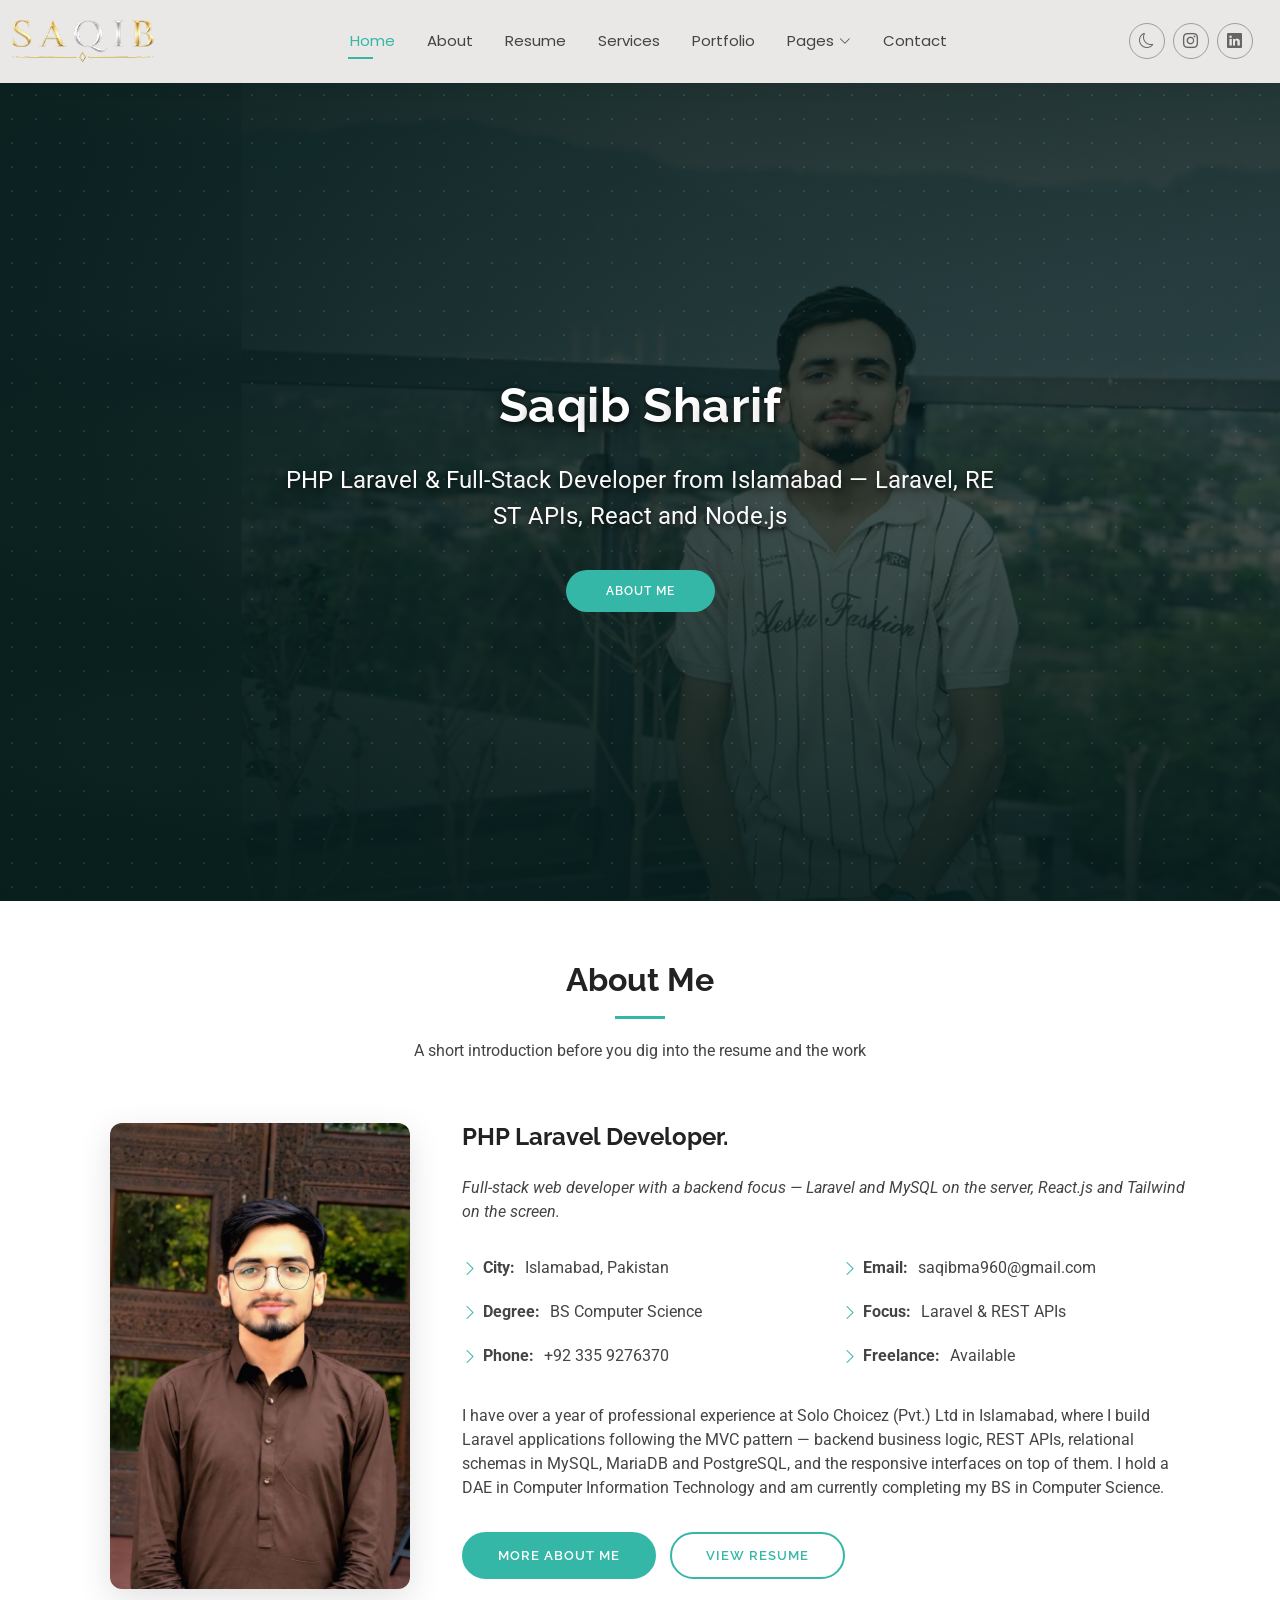
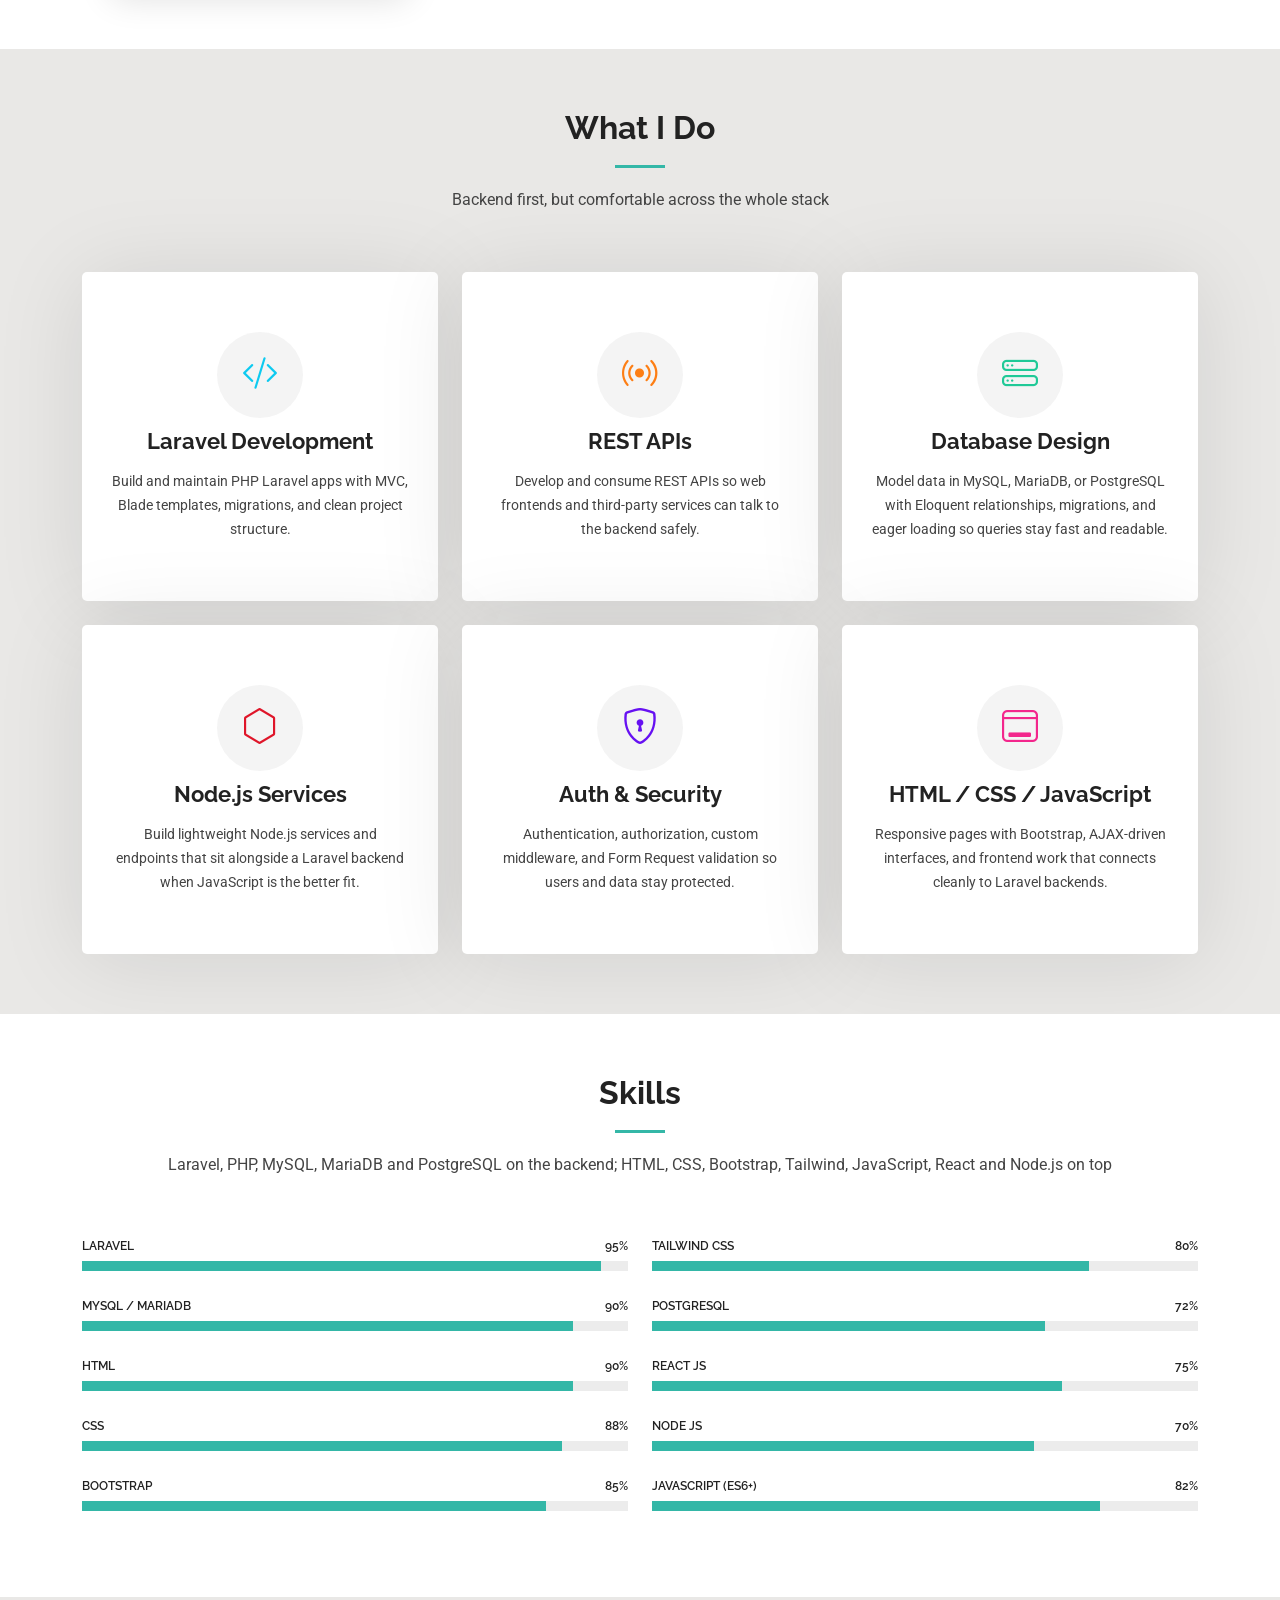
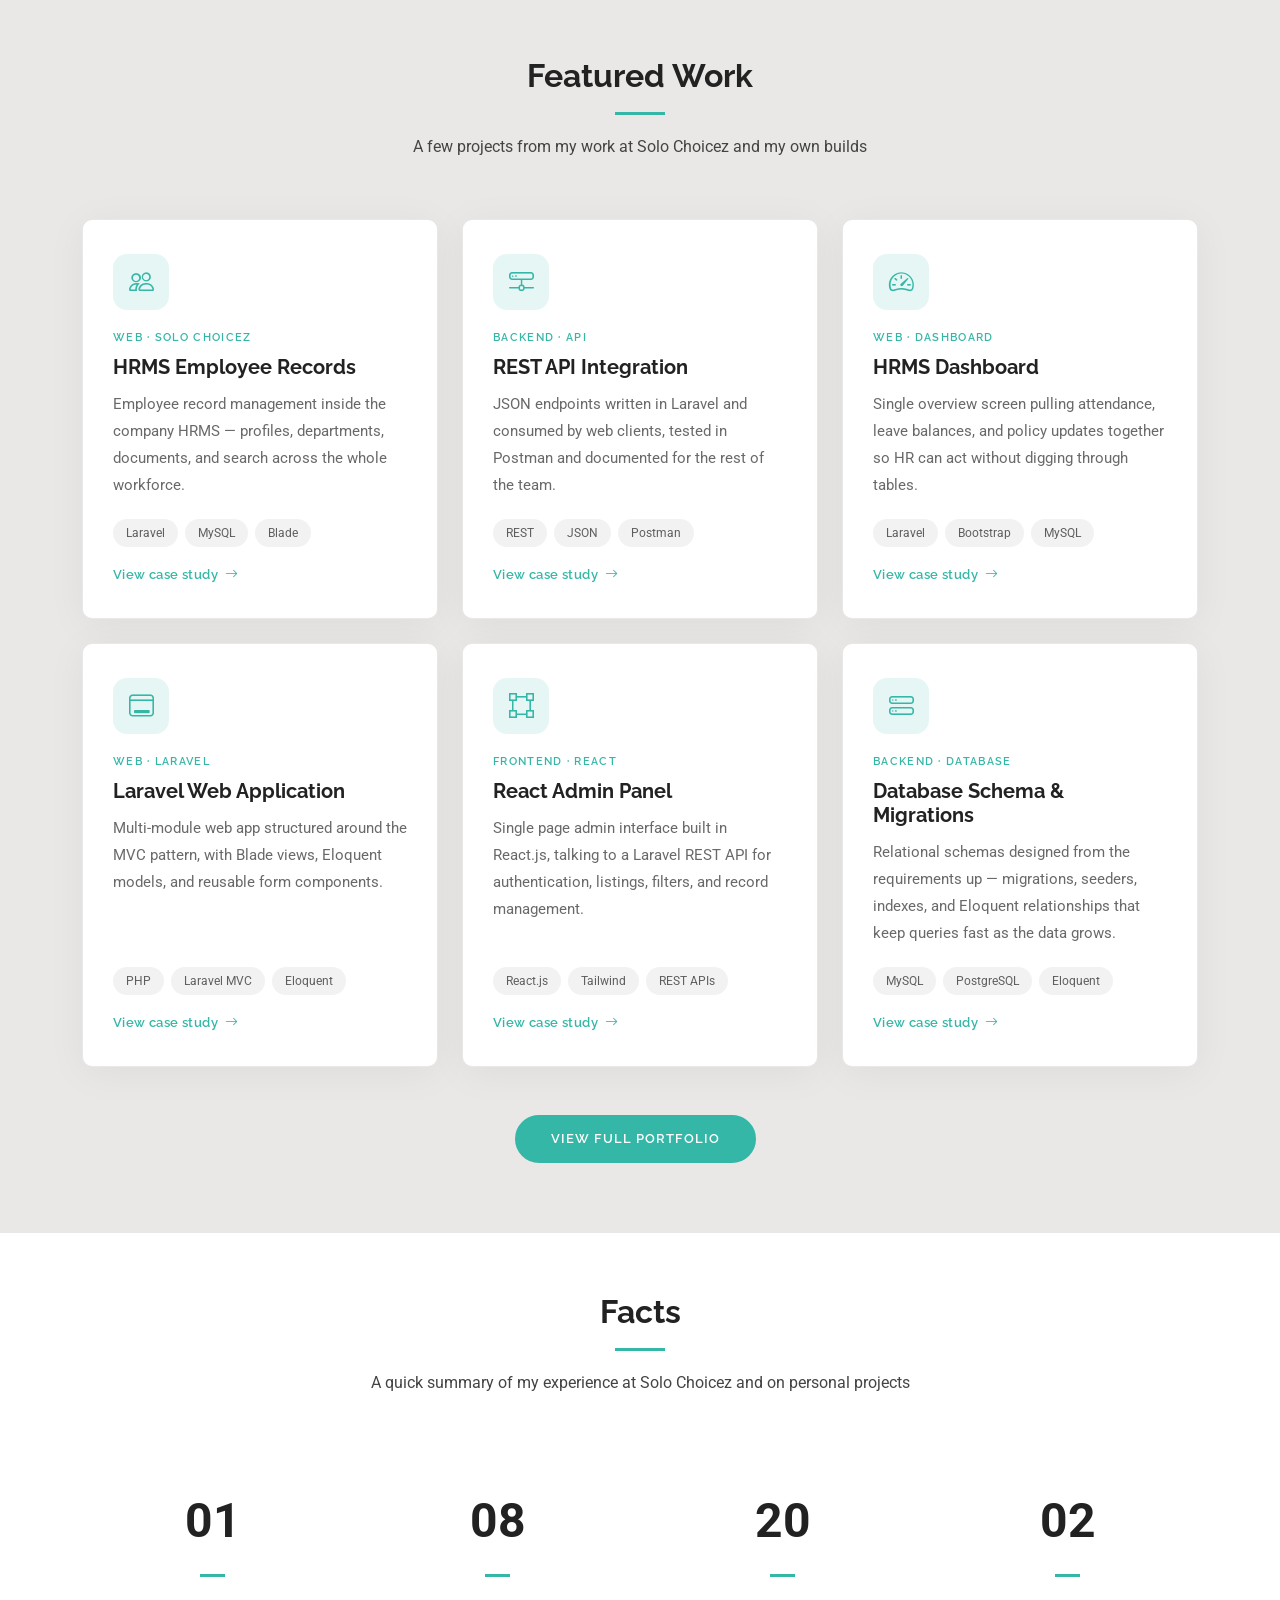
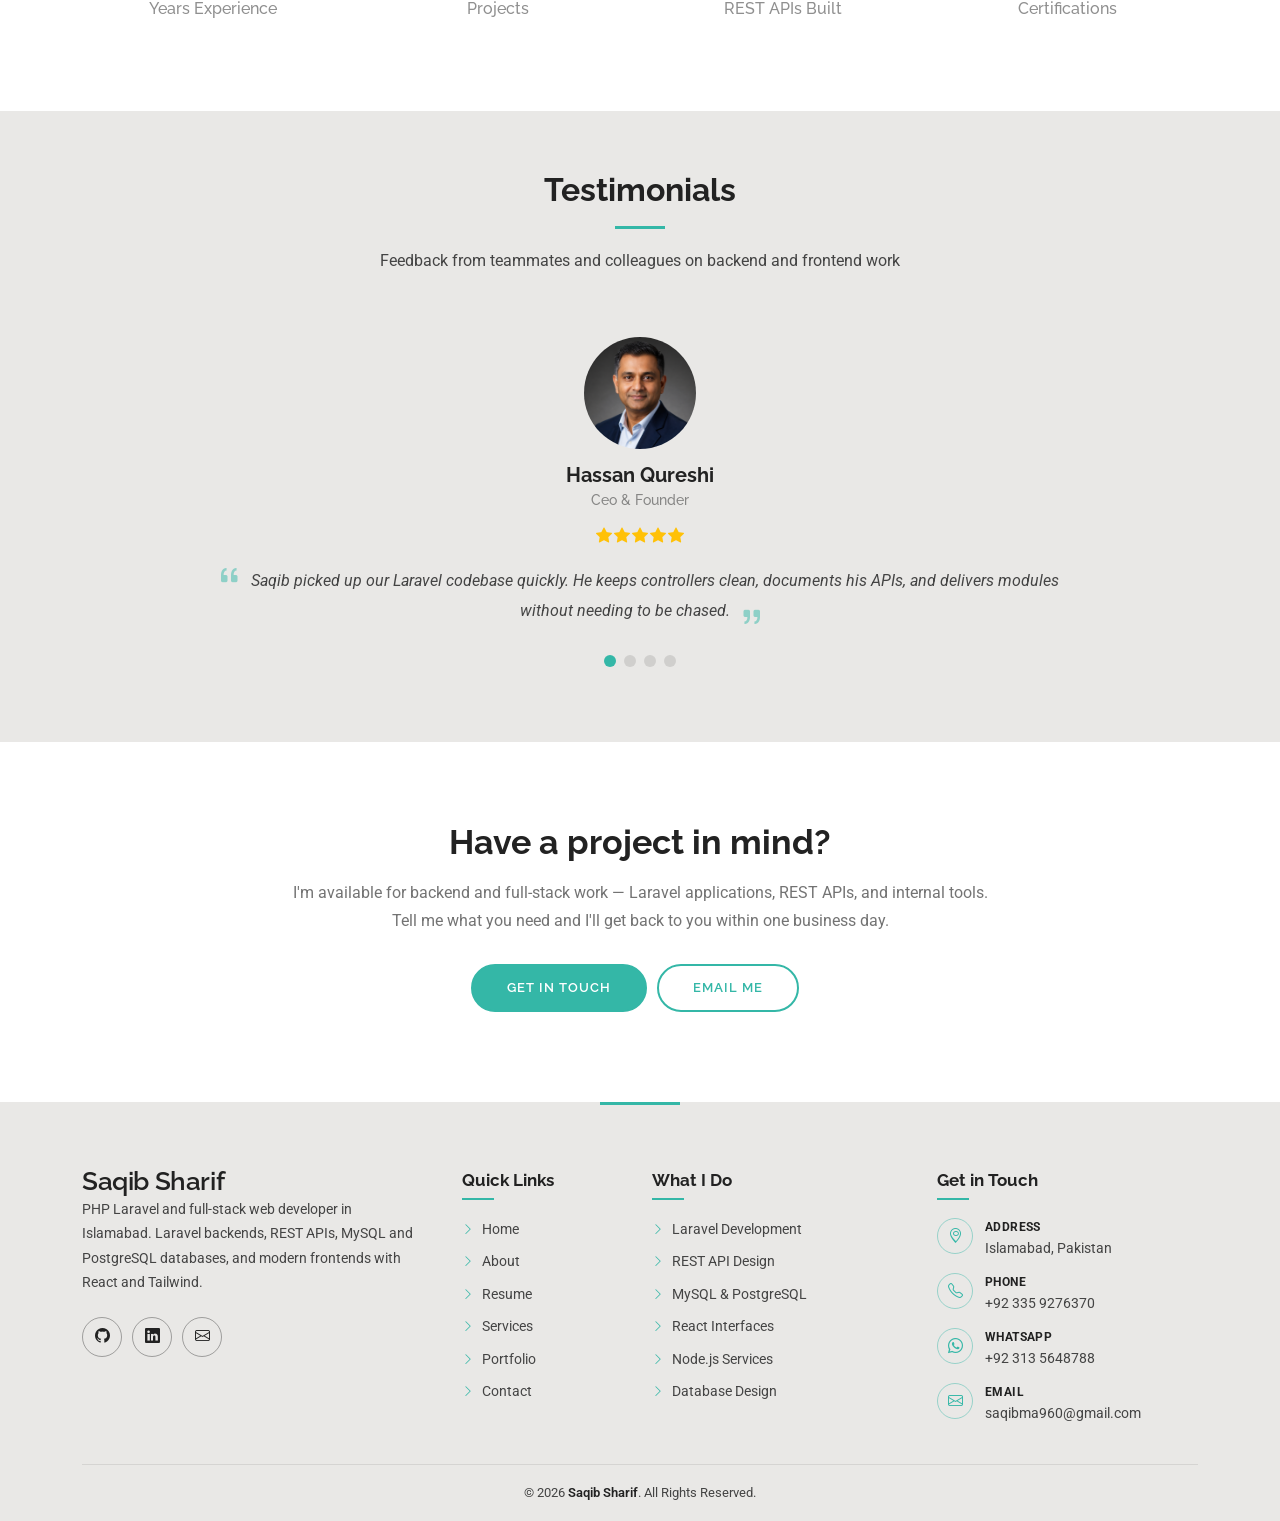
<file: index.html>
<!DOCTYPE html>
<html lang="en">

<head>
  <meta charset="utf-8">
  <meta content="width=device-width, initial-scale=1.0" name="viewport">
  <title>Saqib Sharif | PHP Laravel &amp; Full-Stack Developer</title>
  <meta name="description" content="Portfolio of Saqib Sharif, PHP Laravel and full-stack web developer based in Islamabad. Laravel backends, REST APIs, MySQL, MariaDB, PostgreSQL, React.js and Node.js.">
  <meta name="keywords" content="Saqib Sharif, Laravel, PHP, React, Node.js, full stack developer, Islamabad, portfolio, resume">

  <!-- Favicons -->
  <link href="assets/img/favicon.png" rel="icon">
  <link href="assets/img/apple-touch-icon.png" rel="apple-touch-icon">

  <!-- Fonts -->
  <link href="https://fonts.googleapis.com" rel="preconnect">
  <link href="https://fonts.gstatic.com" rel="preconnect" crossorigin>
  <link href="https://fonts.googleapis.com/css2?family=Roboto:ital,wght@0,100;0,300;0,400;0,500;0,700;0,900;1,100;1,300;1,400;1,500;1,700;1,900&family=Poppins:ital,wght@0,100;0,200;0,300;0,400;0,500;0,600;0,700;0,800;0,900;1,100;1,200;1,300;1,400;1,500;1,600;1,700;1,800;1,900&family=Raleway:ital,wght@0,100;0,200;0,300;0,400;0,500;0,600;0,700;0,800;0,900;1,100;1,200;1,300;1,400;1,500;1,600;1,700;1,800;1,900&display=swap" rel="stylesheet">

  <!-- Vendor CSS Files -->
  <link href="assets/vendor/bootstrap/css/bootstrap.min.css" rel="stylesheet">
  <link href="assets/vendor/bootstrap-icons/bootstrap-icons.css" rel="stylesheet">
  <link href="assets/vendor/aos/aos.css" rel="stylesheet">
  <link href="assets/vendor/swiper/swiper-bundle.min.css" rel="stylesheet">
  <link href="assets/vendor/glightbox/css/glightbox.min.css" rel="stylesheet">

  <!-- Main CSS File -->
  <link href="assets/css/main.css?v=6" rel="stylesheet">
  <script>
    (function () {
      try {
        if (localStorage.getItem('site-theme') === 'dark') {
          document.documentElement.classList.add('dark-theme');
        }
        localStorage.removeItem('site-theme-color');
      } catch (e) {}
    })();
  </script>

  <!-- =======================================================
  * Template Name: Kelly
  * Template URL: https://bootstrapmade.com/kelly-free-bootstrap-cv-resume-html-template/
  * Updated: Aug 07 2024 with Bootstrap v5.3.3
  * Author: BootstrapMade.com
  * License: https://bootstrapmade.com/license/
  ======================================================== -->
</head>

<body class="index-page">

  <header id="header" class="header d-flex align-items-center light-background sticky-top">
    <div class="container-fluid position-relative d-flex align-items-center justify-content-between">

      <a href="index.html" class="logo d-flex align-items-center me-auto me-xl-0">
        <img src="assets/img/logo.png?v=5" alt="Saqib">
        <h1 class="sitename">Saqib</h1>
      </a>

      <nav id="navmenu" class="navmenu">
        <ul>
          <li><a href="index.html" class="active">Home</a></li>
          <li><a href="about.html">About</a></li>
          <li><a href="resume.html">Resume</a></li>
          <li><a href="services.html">Services</a></li>
          <li><a href="portfolio.html">Portfolio</a></li>
          <li class="dropdown"><a href="#"><span>Pages</span> <i class="bi bi-chevron-down toggle-dropdown"></i></a>
            <ul>
              <li><a href="about.html">About Me</a></li>
              <li class="dropdown"><a href="#"><span>My Work</span> <i class="bi bi-chevron-down toggle-dropdown"></i></a>
                <ul>
                  <li><a href="portfolio.html">Laravel Apps</a></li>
                  <li><a href="portfolio.html">REST APIs</a></li>
                  <li><a href="portfolio.html">HRMS Work</a></li>
                  <li><a href="services.html">Database Design</a></li>
                  <li><a href="contact.html">Hire Me</a></li>
                </ul>
              </li>
              <li><a href="resume.html">Experience</a></li>
              <li><a href="services.html">Freelance</a></li>
              <li><a href="contact.html">Get in Touch</a></li>
            </ul>
          </li>
          <li><a href="contact.html">Contact</a></li>
        </ul>
        <i class="mobile-nav-toggle d-xl-none bi bi-list"></i>
      </nav>

      <div class="header-social-links">
        <button type="button" class="theme-toggle" aria-label="Toggle light and dark theme">
          <i class="bi bi-moon icon-moon"></i>
          <i class="bi bi-sun icon-sun"></i>
        </button>
        <a href="#" class="instagram"><i class="bi bi-instagram"></i></a>
        <a href="https://www.linkedin.com/in/saqib-shareef-77601839b/" target="_blank" rel="noopener" class="linkedin"><i class="bi bi-linkedin"></i></a>
      </div>

    </div>
  </header>

  <main class="main">

    <!-- Hero Section -->
    <section id="hero" class="hero section">

      <picture class="hero-bg">
        <source media="(max-width: 768px)" srcset="assets/img/m-home-mobile.jpg?v=6">
        <img src="assets/img/m-home.jpg?v=6" alt="Saqib Sharif">
      </picture>

      <div class="container text-center">
        <div class="row justify-content-center">
          <div class="col-lg-8">
            <h2 class="hero-name">Saqib Sharif</h2>
            <p class="hero-tagline">PHP Laravel &amp; Full-Stack Developer from Islamabad — Laravel, REST APIs, React and Node.js</p>
            <a href="about.html" class="btn-get-started">About Me</a>
          </div>
        </div>
      </div>

    </section><!-- /Hero Section -->

    <!-- About Section -->
    <section id="about" class="about section">

      <div class="container section-title" data-aos="fade-up">
        <h2>About Me</h2>
        <p>A short introduction before you dig into the resume and the work</p>
      </div><!-- End Section Title -->

      <div class="container" data-aos="fade-up" data-aos-delay="100">

        <div class="row gy-4 justify-content-center">
          <div class="col-lg-4">
            <img src="assets/img/profile-img.jpg" class="img-fluid" alt="Saqib Sharif">
          </div>
          <div class="col-lg-8 content">
            <h2>PHP Laravel Developer.</h2>
            <p class="fst-italic py-3">
              Full-stack web developer with a backend focus — Laravel and MySQL on the server, React.js and Tailwind on the screen.
            </p>
            <div class="row">
              <div class="col-lg-6">
                <ul>
                  <li><i class="bi bi-chevron-right"></i> <strong>City:</strong> <span>Islamabad, Pakistan</span></li>
                  <li><i class="bi bi-chevron-right"></i> <strong>Degree:</strong> <span>BS Computer Science</span></li>
                  <li><i class="bi bi-chevron-right"></i> <strong>Phone:</strong> <span>+92 335 9276370</span></li>
                </ul>
              </div>
              <div class="col-lg-6">
                <ul>
                  <li><i class="bi bi-chevron-right"></i> <strong>Email:</strong> <span>saqibma960@gmail.com</span></li>
                  <li><i class="bi bi-chevron-right"></i> <strong>Focus:</strong> <span>Laravel &amp; REST APIs</span></li>
                  <li><i class="bi bi-chevron-right"></i> <strong>Freelance:</strong> <span>Available</span></li>
                </ul>
              </div>
            </div>
            <p class="py-3">
              I have over a year of professional experience at Solo Choicez (Pvt.) Ltd in Islamabad, where I build Laravel applications following the MVC pattern — backend business logic, REST APIs, relational schemas in MySQL, MariaDB and PostgreSQL, and the responsive interfaces on top of them. I hold a DAE in Computer Information Technology and am currently completing my BS in Computer Science.
            </p>
            <a href="about.html" class="btn-accent">More About Me</a>
            <a href="resume.html" class="btn-accent btn-accent-outline">View Resume</a>
          </div>
        </div>

      </div>

    </section><!-- /About Section -->

    <!-- Services Section -->
    <section id="services" class="services section light-background">

      <div class="container section-title" data-aos="fade-up">
        <h2>What I Do</h2>
        <p>Backend first, but comfortable across the whole stack</p>
      </div><!-- End Section Title -->

      <div class="container">

        <div class="row gy-4">

          <div class="col-lg-4 col-md-6" data-aos="fade-up" data-aos-delay="100">
            <div class="service-item item-cyan position-relative">
              <div class="icon">
                <i class="bi bi-code-slash"></i>
              </div>
              <a href="services.html" class="stretched-link">
                <h3>Laravel Development</h3>
              </a>
              <p>Build and maintain PHP Laravel apps with MVC, Blade templates, migrations, and clean project structure.</p>
            </div>
          </div><!-- End Service Item -->

          <div class="col-lg-4 col-md-6" data-aos="fade-up" data-aos-delay="200">
            <div class="service-item item-orange position-relative">
              <div class="icon">
                <i class="bi bi-broadcast"></i>
              </div>
              <a href="services.html" class="stretched-link">
                <h3>REST APIs</h3>
              </a>
              <p>Develop and consume REST APIs so web frontends and third-party services can talk to the backend safely.</p>
            </div>
          </div><!-- End Service Item -->

          <div class="col-lg-4 col-md-6" data-aos="fade-up" data-aos-delay="300">
            <div class="service-item item-teal position-relative">
              <div class="icon">
                <i class="bi bi-hdd-stack"></i>
              </div>
              <a href="services.html" class="stretched-link">
                <h3>Database Design</h3>
              </a>
              <p>Model data in MySQL, MariaDB, or PostgreSQL with Eloquent relationships, migrations, and eager loading so queries stay fast and readable.</p>
            </div>
          </div><!-- End Service Item -->

          <div class="col-lg-4 col-md-6" data-aos="fade-up" data-aos-delay="400">
            <div class="service-item item-red position-relative">
              <div class="icon">
                <i class="bi bi-hexagon"></i>
              </div>
              <a href="services.html" class="stretched-link">
                <h3>Node.js Services</h3>
              </a>
              <p>Build lightweight Node.js services and endpoints that sit alongside a Laravel backend when JavaScript is the better fit.</p>
            </div>
          </div><!-- End Service Item -->

          <div class="col-lg-4 col-md-6" data-aos="fade-up" data-aos-delay="500">
            <div class="service-item item-indigo position-relative">
              <div class="icon">
                <i class="bi bi-shield-lock"></i>
              </div>
              <a href="services.html" class="stretched-link">
                <h3>Auth &amp; Security</h3>
              </a>
              <p>Authentication, authorization, custom middleware, and Form Request validation so users and data stay protected.</p>
            </div>
          </div><!-- End Service Item -->

          <div class="col-lg-4 col-md-6" data-aos="fade-up" data-aos-delay="600">
            <div class="service-item item-pink position-relative">
              <div class="icon">
                <i class="bi bi-window-desktop"></i>
              </div>
              <a href="services.html" class="stretched-link">
                <h3>HTML / CSS / JavaScript</h3>
              </a>
              <p>Responsive pages with Bootstrap, AJAX-driven interfaces, and frontend work that connects cleanly to Laravel backends.</p>
            </div>
          </div><!-- End Service Item -->

        </div>

      </div>

    </section><!-- /Services Section -->

    <!-- Skills Section -->
    <section id="skills" class="skills section">

      <div class="container section-title" data-aos="fade-up">
        <h2>Skills</h2>
        <p>Laravel, PHP, MySQL, MariaDB and PostgreSQL on the backend; HTML, CSS, Bootstrap, Tailwind, JavaScript, React and Node.js on top</p>
      </div><!-- End Section Title -->

      <div class="container" data-aos="fade-up" data-aos-delay="100">

        <div class="row skills-content skills-animation">

          <div class="col-lg-6">

            <div class="progress">
              <span class="skill"><span>Laravel</span> <i class="val">95%</i></span>
              <div class="progress-bar-wrap">
                <div class="progress-bar" role="progressbar" aria-valuenow="95" aria-valuemin="0" aria-valuemax="100"></div>
              </div>
            </div><!-- End Skills Item -->

            <div class="progress">
              <span class="skill"><span>MySQL / MariaDB</span> <i class="val">90%</i></span>
              <div class="progress-bar-wrap">
                <div class="progress-bar" role="progressbar" aria-valuenow="90" aria-valuemin="0" aria-valuemax="100"></div>
              </div>
            </div><!-- End Skills Item -->

            <div class="progress">
              <span class="skill"><span>HTML</span> <i class="val">90%</i></span>
              <div class="progress-bar-wrap">
                <div class="progress-bar" role="progressbar" aria-valuenow="90" aria-valuemin="0" aria-valuemax="100"></div>
              </div>
            </div><!-- End Skills Item -->

            <div class="progress">
              <span class="skill"><span>CSS</span> <i class="val">88%</i></span>
              <div class="progress-bar-wrap">
                <div class="progress-bar" role="progressbar" aria-valuenow="88" aria-valuemin="0" aria-valuemax="100"></div>
              </div>
            </div><!-- End Skills Item -->

            <div class="progress">
              <span class="skill"><span>Bootstrap</span> <i class="val">85%</i></span>
              <div class="progress-bar-wrap">
                <div class="progress-bar" role="progressbar" aria-valuenow="85" aria-valuemin="0" aria-valuemax="100"></div>
              </div>
            </div><!-- End Skills Item -->

          </div>

          <div class="col-lg-6">

            <div class="progress">
              <span class="skill"><span>Tailwind CSS</span> <i class="val">80%</i></span>
              <div class="progress-bar-wrap">
                <div class="progress-bar" role="progressbar" aria-valuenow="80" aria-valuemin="0" aria-valuemax="100"></div>
              </div>
            </div><!-- End Skills Item -->

            <div class="progress">
              <span class="skill"><span>PostgreSQL</span> <i class="val">72%</i></span>
              <div class="progress-bar-wrap">
                <div class="progress-bar" role="progressbar" aria-valuenow="72" aria-valuemin="0" aria-valuemax="100"></div>
              </div>
            </div><!-- End Skills Item -->

            <div class="progress">
              <span class="skill"><span>React JS</span> <i class="val">75%</i></span>
              <div class="progress-bar-wrap">
                <div class="progress-bar" role="progressbar" aria-valuenow="75" aria-valuemin="0" aria-valuemax="100"></div>
              </div>
            </div><!-- End Skills Item -->

            <div class="progress">
              <span class="skill"><span>Node JS</span> <i class="val">70%</i></span>
              <div class="progress-bar-wrap">
                <div class="progress-bar" role="progressbar" aria-valuenow="70" aria-valuemin="0" aria-valuemax="100"></div>
              </div>
            </div><!-- End Skills Item -->

            <div class="progress">
              <span class="skill"><span>JavaScript (ES6+)</span> <i class="val">82%</i></span>
              <div class="progress-bar-wrap">
                <div class="progress-bar" role="progressbar" aria-valuenow="82" aria-valuemin="0" aria-valuemax="100"></div>
              </div>
            </div><!-- End Skills Item -->

          </div>

        </div>

      </div>

    </section><!-- /Skills Section -->

    <!-- Portfolio Section -->
    <section id="portfolio" class="portfolio section light-background">

      <div class="container section-title" data-aos="fade-up">
        <h2>Featured Work</h2>
        <p>A few projects from my work at Solo Choicez and my own builds</p>
      </div><!-- End Section Title -->

      <div class="container">

        <div class="row gy-4" data-aos="fade-up" data-aos-delay="100">

          <div class="col-lg-4 col-md-6">
            <div class="project-card">
              <span class="project-icon"><i class="bi bi-people"></i></span>
              <span class="project-tag">Web · Solo Choicez</span>
              <h4>HRMS Employee Records</h4>
              <p>Employee record management inside the company HRMS — profiles, departments, documents, and search across the whole workforce.</p>
              <div class="project-tech">
                <span>Laravel</span>
                <span>MySQL</span>
                <span>Blade</span>
              </div>
              <a href="portfolio-details.html" class="project-link">View case study <i class="bi bi-arrow-right"></i></a>
            </div>
          </div><!-- End Project Card -->

          <div class="col-lg-4 col-md-6">
            <div class="project-card">
              <span class="project-icon"><i class="bi bi-hdd-network"></i></span>
              <span class="project-tag">Backend · API</span>
              <h4>REST API Integration</h4>
              <p>JSON endpoints written in Laravel and consumed by web clients, tested in Postman and documented for the rest of the team.</p>
              <div class="project-tech">
                <span>REST</span>
                <span>JSON</span>
                <span>Postman</span>
              </div>
              <a href="portfolio-details.html" class="project-link">View case study <i class="bi bi-arrow-right"></i></a>
            </div>
          </div><!-- End Project Card -->

          <div class="col-lg-4 col-md-6">
            <div class="project-card">
              <span class="project-icon"><i class="bi bi-speedometer2"></i></span>
              <span class="project-tag">Web · Dashboard</span>
              <h4>HRMS Dashboard</h4>
              <p>Single overview screen pulling attendance, leave balances, and policy updates together so HR can act without digging through tables.</p>
              <div class="project-tech">
                <span>Laravel</span>
                <span>Bootstrap</span>
                <span>MySQL</span>
              </div>
              <a href="portfolio-details.html" class="project-link">View case study <i class="bi bi-arrow-right"></i></a>
            </div>
          </div><!-- End Project Card -->

          <div class="col-lg-4 col-md-6">
            <div class="project-card">
              <span class="project-icon"><i class="bi bi-window-desktop"></i></span>
              <span class="project-tag">Web · Laravel</span>
              <h4>Laravel Web Application</h4>
              <p>Multi-module web app structured around the MVC pattern, with Blade views, Eloquent models, and reusable form components.</p>
              <div class="project-tech">
                <span>PHP</span>
                <span>Laravel MVC</span>
                <span>Eloquent</span>
              </div>
              <a href="portfolio-details.html" class="project-link">View case study <i class="bi bi-arrow-right"></i></a>
            </div>
          </div><!-- End Project Card -->

          <div class="col-lg-4 col-md-6">
            <div class="project-card">
              <span class="project-icon"><i class="bi bi-bounding-box"></i></span>
              <span class="project-tag">Frontend · React</span>
              <h4>React Admin Panel</h4>
              <p>Single page admin interface built in React.js, talking to a Laravel REST API for authentication, listings, filters, and record management.</p>
              <div class="project-tech">
                <span>React.js</span>
                <span>Tailwind</span>
                <span>REST APIs</span>
              </div>
              <a href="portfolio-details.html" class="project-link">View case study <i class="bi bi-arrow-right"></i></a>
            </div>
          </div><!-- End Project Card -->

          <div class="col-lg-4 col-md-6">
            <div class="project-card">
              <span class="project-icon"><i class="bi bi-hdd-stack"></i></span>
              <span class="project-tag">Backend · Database</span>
              <h4>Database Schema &amp; Migrations</h4>
              <p>Relational schemas designed from the requirements up — migrations, seeders, indexes, and Eloquent relationships that keep queries fast as the data grows.</p>
              <div class="project-tech">
                <span>MySQL</span>
                <span>PostgreSQL</span>
                <span>Eloquent</span>
              </div>
              <a href="portfolio-details.html" class="project-link">View case study <i class="bi bi-arrow-right"></i></a>
            </div>
          </div><!-- End Project Card -->

        </div>

        <div class="text-center mt-5" data-aos="fade-up">
          <a href="portfolio.html" class="btn-accent">View Full Portfolio</a>
        </div>

      </div>

    </section><!-- /Portfolio Section -->

    <!-- Stats Section -->
    <section id="stats" class="stats section">

      <div class="container section-title" data-aos="fade-up">
        <h2>Facts</h2>
        <p>A quick summary of my experience at Solo Choicez and on personal projects</p>
      </div><!-- End Section Title -->

      <div class="container" data-aos="fade-up" data-aos-delay="100">

        <div class="row gy-4">

          <div class="col-lg-3 col-md-6">
            <div class="stats-item text-center w-100 h-100">
              <span class="stat-count" data-start="20" data-end="1">20</span>
              <p>Years Experience</p>
            </div>
          </div><!-- End Stats Item -->

          <div class="col-lg-3 col-md-6">
            <div class="stats-item text-center w-100 h-100">
              <span class="stat-count" data-start="25" data-end="8">25</span>
              <p>Projects</p>
            </div>
          </div><!-- End Stats Item -->

          <div class="col-lg-3 col-md-6">
            <div class="stats-item text-center w-100 h-100">
              <span class="stat-count" data-start="30" data-end="20">30</span>
              <p>REST APIs Built</p>
            </div>
          </div><!-- End Stats Item -->

          <div class="col-lg-3 col-md-6">
            <div class="stats-item text-center w-100 h-100">
              <span class="stat-count" data-start="25" data-end="2">25</span>
              <p>Certifications</p>
            </div>
          </div><!-- End Stats Item -->

        </div>

      </div>

    </section><!-- /Stats Section -->

    <!-- Testimonials Section -->
    <section id="testimonials" class="testimonials section light-background">

      <div class="container section-title" data-aos="fade-up">
        <h2>Testimonials</h2>
        <p>Feedback from teammates and colleagues on backend and frontend work</p>
      </div><!-- End Section Title -->

      <div class="container" data-aos="fade-up" data-aos-delay="100">

        <div class="swiper init-swiper">
          <script type="application/json" class="swiper-config">
            {
              "loop": true,
              "speed": 600,
              "autoplay": {
                "delay": 5000
              },
              "slidesPerView": "auto",
              "pagination": {
                "el": ".swiper-pagination",
                "type": "bullets",
                "clickable": true
              }
            }
          </script>
          <div class="swiper-wrapper">

            <div class="swiper-slide">
              <div class="testimonial-item">
                <img src="assets/img/testimonials/testimonials-1.jpg" class="testimonial-img" alt="">
                <h3>Hassan Qureshi</h3>
                <h4>Ceo &amp; Founder</h4>
                <div class="stars">
                  <i class="bi bi-star-fill"></i><i class="bi bi-star-fill"></i><i class="bi bi-star-fill"></i><i class="bi bi-star-fill"></i><i class="bi bi-star-fill"></i>
                </div>
                <p>
                  <i class="bi bi-quote quote-icon-left"></i>
                  <span>Saqib picked up our Laravel codebase quickly. He keeps controllers clean, documents his APIs, and delivers modules without needing to be chased.</span>
                  <i class="bi bi-quote quote-icon-right"></i>
                </p>
              </div>
            </div><!-- End testimonial item -->

            <div class="swiper-slide">
              <div class="testimonial-item">
                <img src="assets/img/testimonials/testimonials-4.jpg" class="testimonial-img" alt="">
                <h3>Malik Brandon</h3>
                <h4>Backend Lead</h4>
                <div class="stars">
                  <i class="bi bi-star-fill"></i><i class="bi bi-star-fill"></i><i class="bi bi-star-fill"></i><i class="bi bi-star-fill"></i><i class="bi bi-star-fill"></i>
                </div>
                <p>
                  <i class="bi bi-quote quote-icon-left"></i>
                  <span>Saqib understands MVC, Eloquent relationships, and REST API design properly. His validations and middleware follow the structure we already had in the project.</span>
                  <i class="bi bi-quote quote-icon-right"></i>
                </p>
              </div>
            </div><!-- End testimonial item -->

            <div class="swiper-slide">
              <div class="testimonial-item">
                <img src="assets/img/testimonials/testimonials-2.jpg" class="testimonial-img" alt="">
                <h3>Sara Wilson</h3>
                <h4>Product Manager</h4>
                <div class="stars">
                  <i class="bi bi-star-fill"></i><i class="bi bi-star-fill"></i><i class="bi bi-star-fill"></i><i class="bi bi-star-fill"></i><i class="bi bi-star-fill"></i>
                </div>
                <p>
                  <i class="bi bi-quote quote-icon-left"></i>
                  <span>Communication was clear and on time throughout. Saqib asks the right questions before building and gives realistic estimates, which made planning much easier on our side.</span>
                  <i class="bi bi-quote quote-icon-right"></i>
                </p>
              </div>
            </div><!-- End testimonial item -->

            <div class="swiper-slide">
              <div class="testimonial-item">
                <img src="assets/img/testimonials/testimonials-3.jpg" class="testimonial-img" alt="">
                <h3>Jenna Karim</h3>
                <h4>Operations Lead</h4>
                <div class="stars">
                  <i class="bi bi-star-fill"></i><i class="bi bi-star-fill"></i><i class="bi bi-star-fill"></i><i class="bi bi-star-fill"></i><i class="bi bi-star-fill"></i>
                </div>
                <p>
                  <i class="bi bi-quote quote-icon-left"></i>
                  <span>Saqib is reliable on both frontend and backend. The screens he builds stay consistent with the APIs behind them, and bugs get fixed properly rather than patched.</span>
                  <i class="bi bi-quote quote-icon-right"></i>
                </p>
              </div>
            </div><!-- End testimonial item -->

          </div>
          <div class="swiper-pagination"></div>
        </div>

      </div>

    </section><!-- /Testimonials Section -->

    <!-- Call To Action Section -->
    <section id="contact-cta" class="contact-cta section">

      <div class="container" data-aos="fade-up">
        <div class="cta-box text-center">
          <h2>Have a project in mind?</h2>
          <p>I'm available for backend and full-stack work — Laravel applications, REST APIs, and internal tools. Tell me what you need and I'll get back to you within one business day.</p>
          <div class="cta-actions">
            <a href="contact.html" class="btn-accent">Get in Touch</a>
            <a href="https://mail.google.com/mail/?view=cm&amp;fs=1&amp;to=saqibma960@gmail.com" target="_blank" rel="noopener" class="btn-accent btn-accent-outline">Email Me</a>
          </div>
        </div>
      </div>

    </section><!-- /Call To Action Section -->

  </main>

  <footer id="footer" class="footer light-background">

    <div class="container">
      <div class="row gy-4 footer-top">

        <div class="col-lg-4 col-md-12">
          <div class="footer-brand">
            <h3 class="sitename">Saqib Sharif</h3>
            <p>PHP Laravel and full-stack web developer in Islamabad. Laravel backends, REST APIs, MySQL and PostgreSQL databases, and modern frontends with React and Tailwind.</p>
            <div class="social-links d-flex">
              <a href="https://github.com/saqibma960-prog" aria-label="GitHub"><i class="bi bi-github"></i></a>
              <a href="https://www.linkedin.com/in/saqib-shareef-77601839b/" target="_blank" rel="noopener" aria-label="LinkedIn"><i class="bi bi-linkedin"></i></a>
              <a href="https://mail.google.com/mail/?view=cm&amp;fs=1&amp;to=saqibma960@gmail.com" target="_blank" rel="noopener" aria-label="Email"><i class="bi bi-envelope"></i></a>
            </div>
          </div>
        </div>

        <div class="col-lg-2 col-md-4">
          <h4 class="footer-title">Quick Links</h4>
          <ul class="footer-links">
            <li><a href="index.html"><i class="bi bi-chevron-right"></i> Home</a></li>
            <li><a href="about.html"><i class="bi bi-chevron-right"></i> About</a></li>
            <li><a href="resume.html"><i class="bi bi-chevron-right"></i> Resume</a></li>
            <li><a href="services.html"><i class="bi bi-chevron-right"></i> Services</a></li>
            <li><a href="portfolio.html"><i class="bi bi-chevron-right"></i> Portfolio</a></li>
            <li><a href="contact.html"><i class="bi bi-chevron-right"></i> Contact</a></li>
          </ul>
        </div>

        <div class="col-lg-3 col-md-4">
          <h4 class="footer-title">What I Do</h4>
          <ul class="footer-links">
            <li><a href="services.html"><i class="bi bi-chevron-right"></i> Laravel Development</a></li>
            <li><a href="services.html"><i class="bi bi-chevron-right"></i> REST API Design</a></li>
            <li><a href="services.html"><i class="bi bi-chevron-right"></i> MySQL &amp; PostgreSQL</a></li>
            <li><a href="services.html"><i class="bi bi-chevron-right"></i> React Interfaces</a></li>
            <li><a href="services.html"><i class="bi bi-chevron-right"></i> Node.js Services</a></li>
            <li><a href="services.html"><i class="bi bi-chevron-right"></i> Database Design</a></li>
          </ul>
        </div>

        <div class="col-lg-3 col-md-4">
          <h4 class="footer-title">Get in Touch</h4>
          <ul class="footer-contact">
            <li>
              <span class="icon"><i class="bi bi-geo-alt"></i></span>
              <div>
                <strong>Address</strong>
                <span>Islamabad, Pakistan</span>
              </div>
            </li>
            <li>
              <span class="icon"><i class="bi bi-telephone"></i></span>
              <div>
                <strong>Phone</strong>
                <a href="tel:+923359276370">+92 335 9276370</a>
              </div>
            </li>
            <li>
              <span class="icon"><i class="bi bi-whatsapp"></i></span>
              <div>
                <strong>WhatsApp</strong>
                <a href="https://wa.me/923135648788">+92 313 5648788</a>
              </div>
            </li>
            <li>
              <span class="icon"><i class="bi bi-envelope"></i></span>
              <div>
                <strong>Email</strong>
                <a href="https://mail.google.com/mail/?view=cm&amp;fs=1&amp;to=saqibma960@gmail.com" target="_blank" rel="noopener">saqibma960@gmail.com</a>
              </div>
            </li>
          </ul>
        </div>

      </div>
      <div class="footer-bottom">
        <p>© 2026 <strong>Saqib Sharif</strong>. All Rights Reserved.</p>
      </div>
    </div>

  </footer>

  <!-- Scroll Top -->
  <a href="#" id="scroll-top" class="scroll-top d-flex align-items-center justify-content-center"><i class="bi bi-arrow-up-short"></i></a>

  <!-- Preloader -->
  <div id="preloader"></div>

  <!-- Vendor JS Files -->
  <script src="assets/vendor/bootstrap/js/bootstrap.bundle.min.js"></script>
  <script src="assets/vendor/php-email-form/validate.js"></script>
  <script src="assets/vendor/aos/aos.js"></script>
  <script src="assets/vendor/waypoints/noframework.waypoints.js"></script>
  <script src="assets/vendor/purecounter/purecounter_vanilla.js"></script>
  <script src="assets/vendor/swiper/swiper-bundle.min.js"></script>
  <script src="assets/vendor/glightbox/js/glightbox.min.js"></script>
  <script src="assets/vendor/imagesloaded/imagesloaded.pkgd.min.js"></script>
  <script src="assets/vendor/isotope-layout/isotope.pkgd.min.js"></script>

  <!-- Main JS File -->
  <script src="assets/js/main.js"></script>

</body>

</html>
</file>
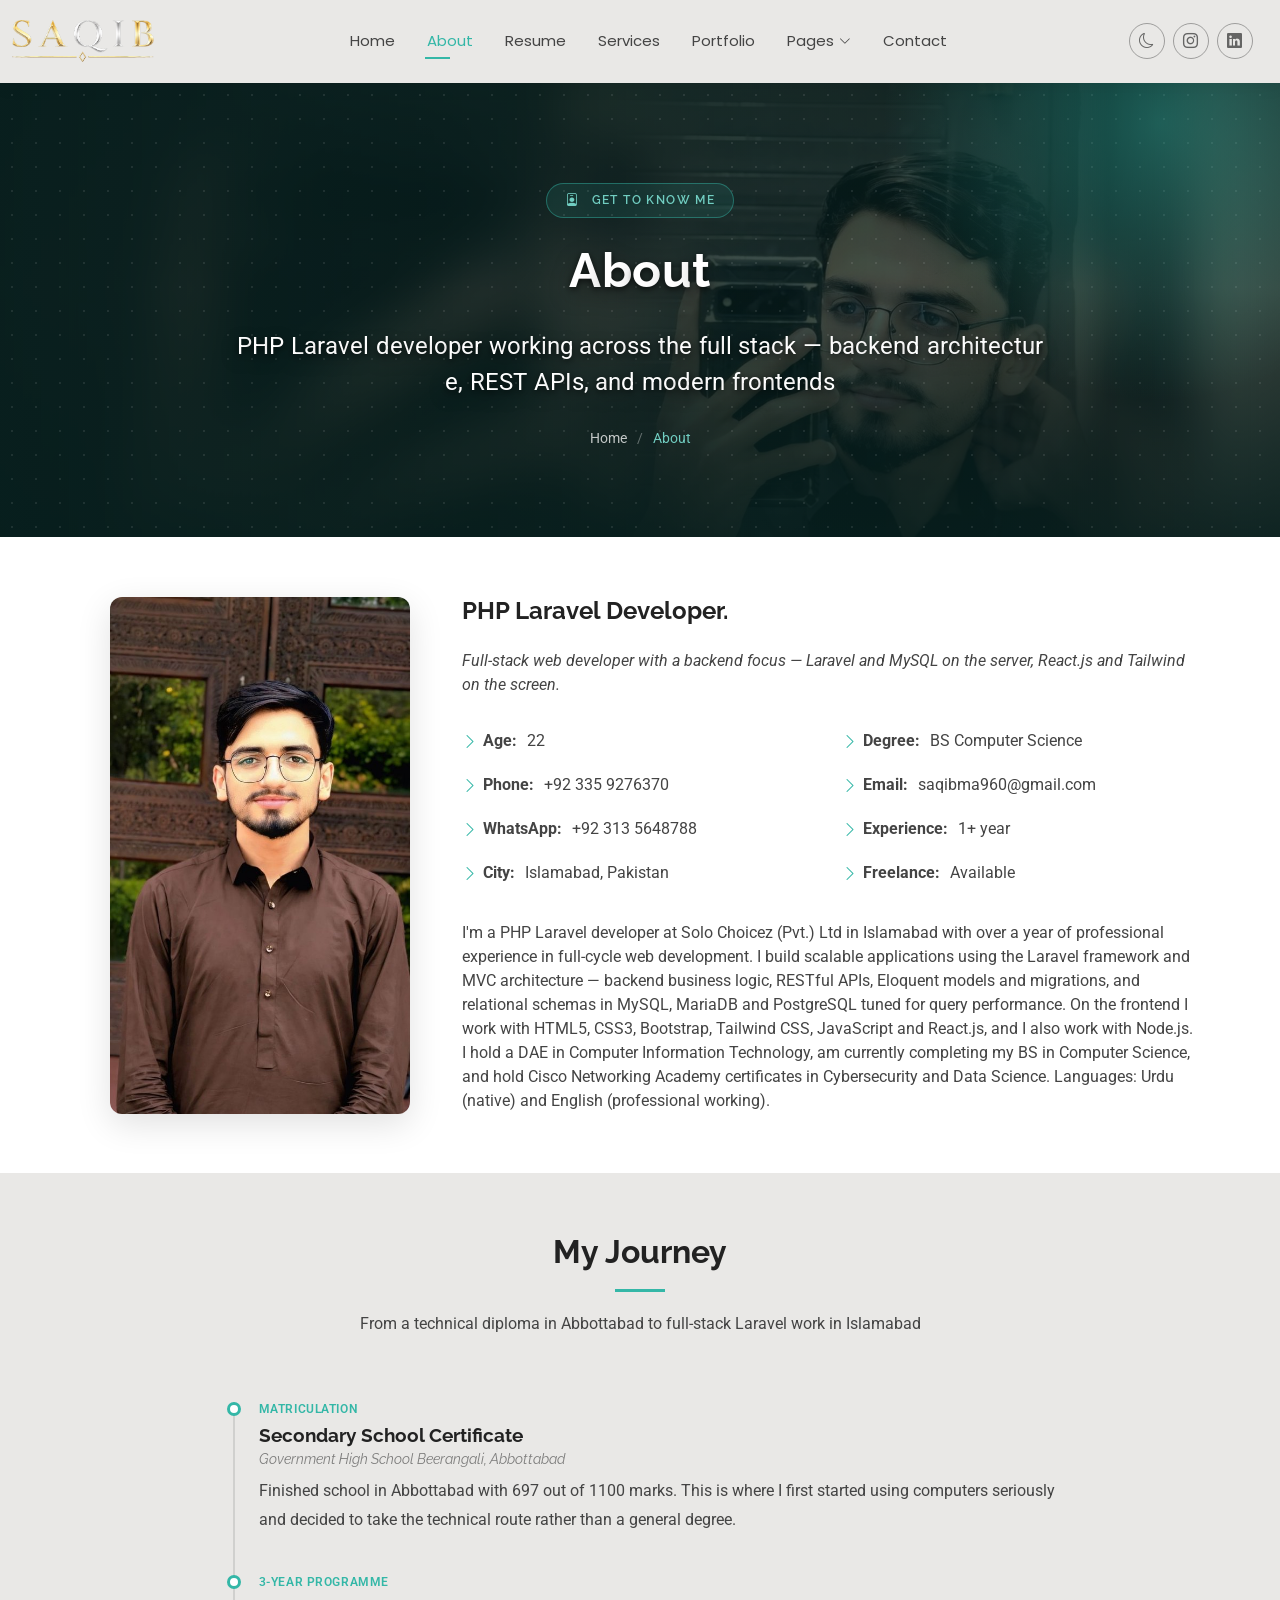
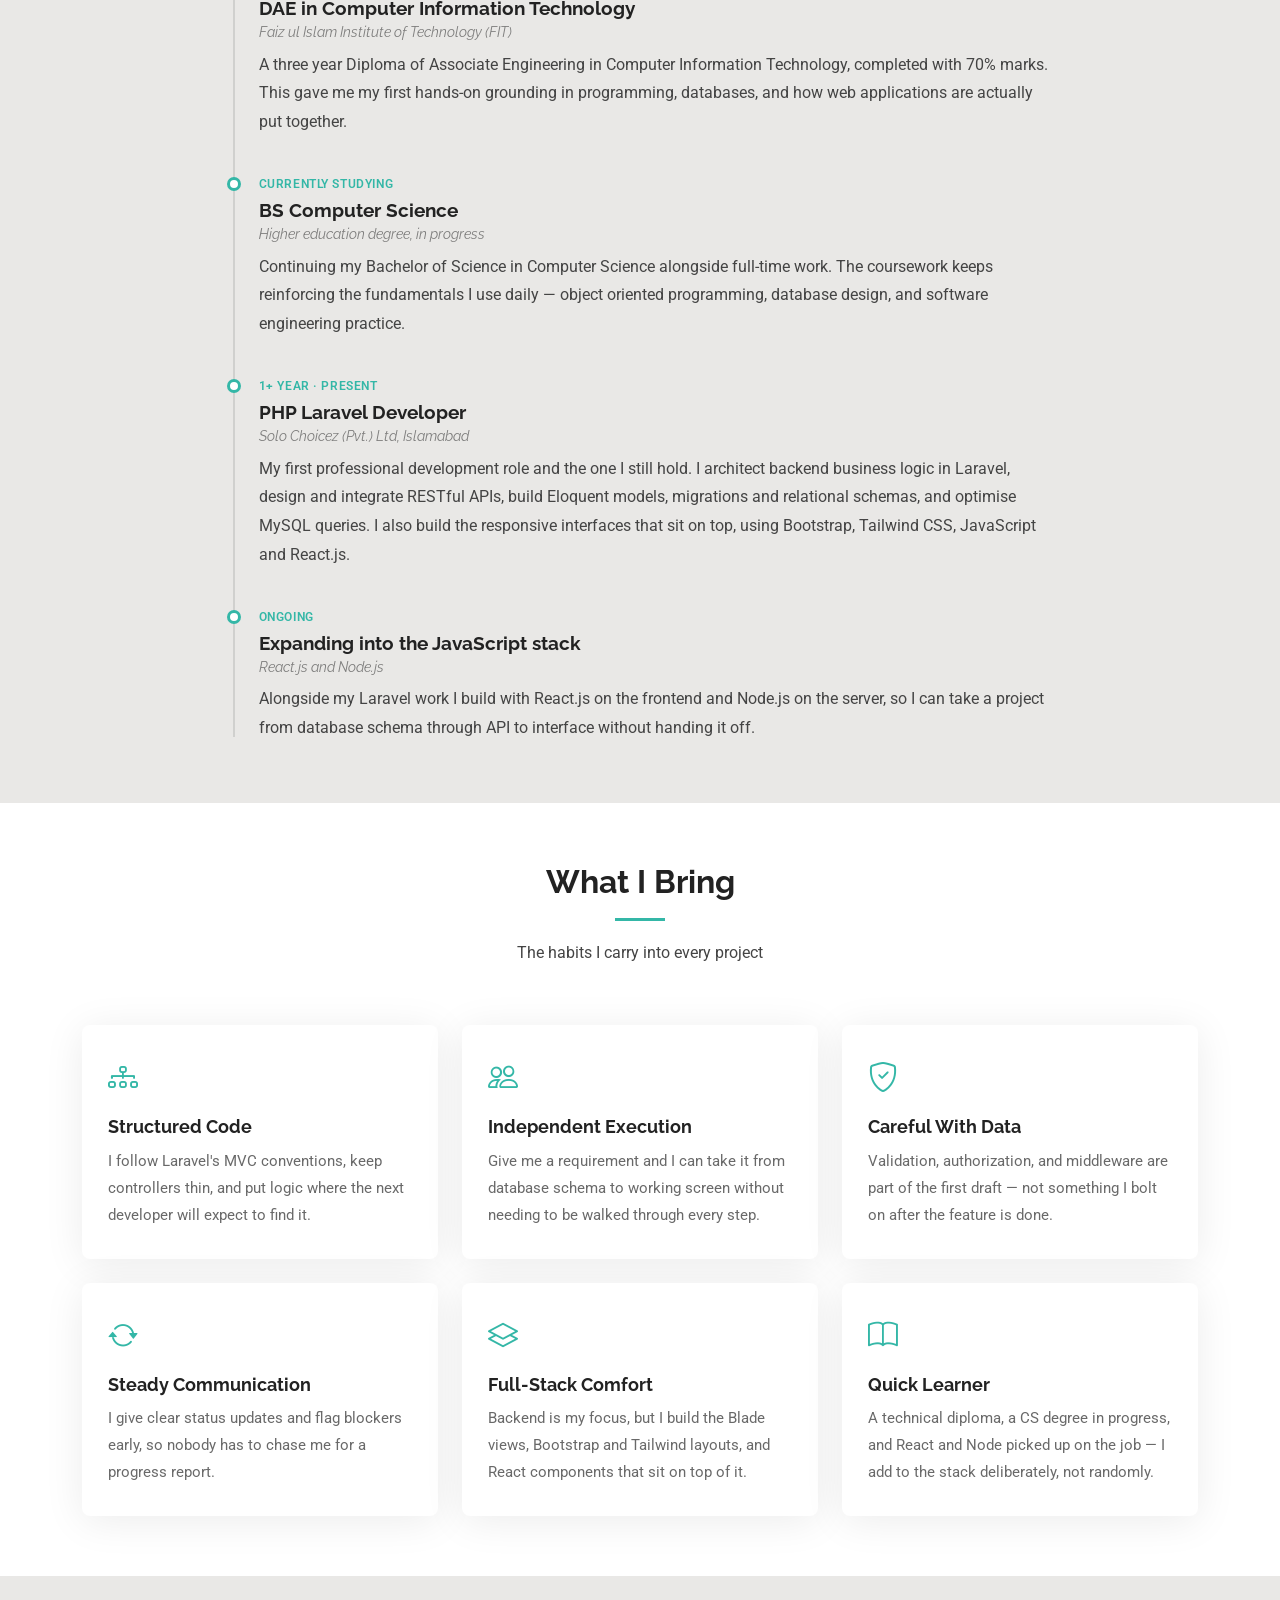
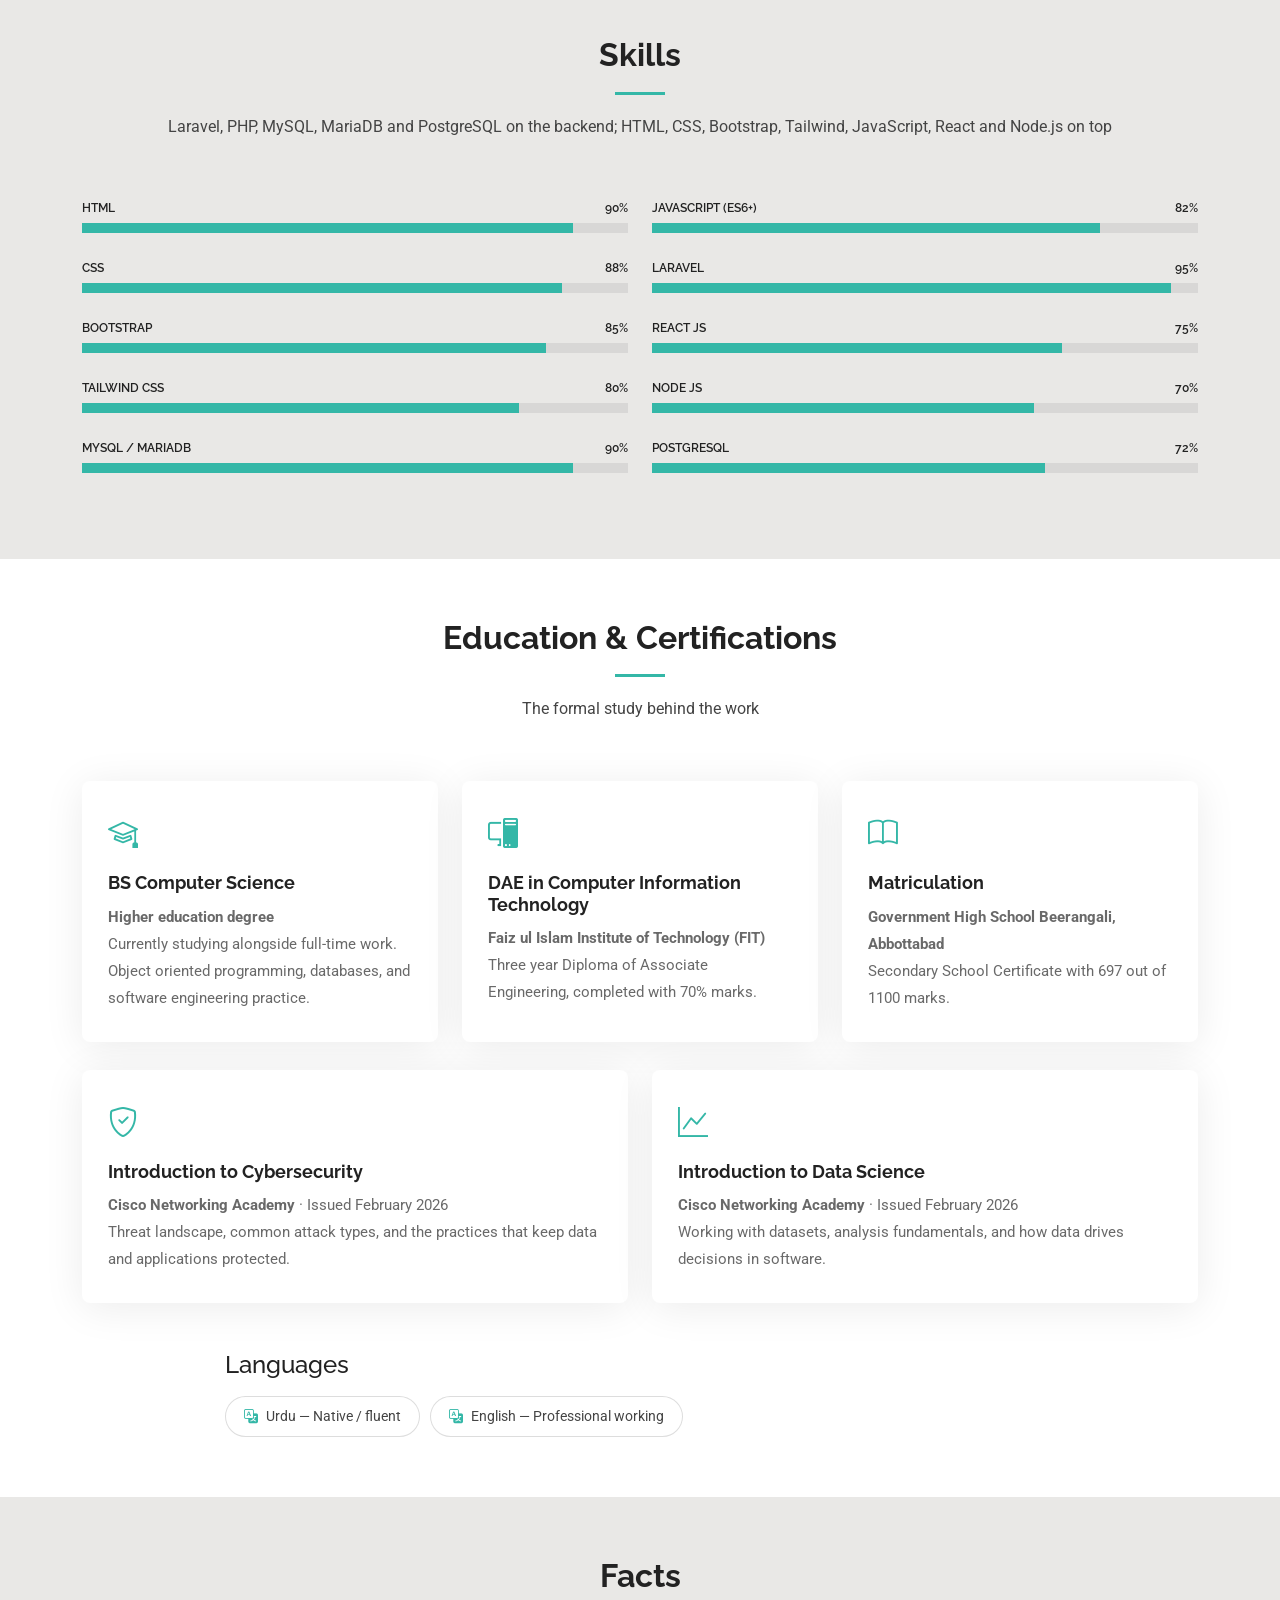
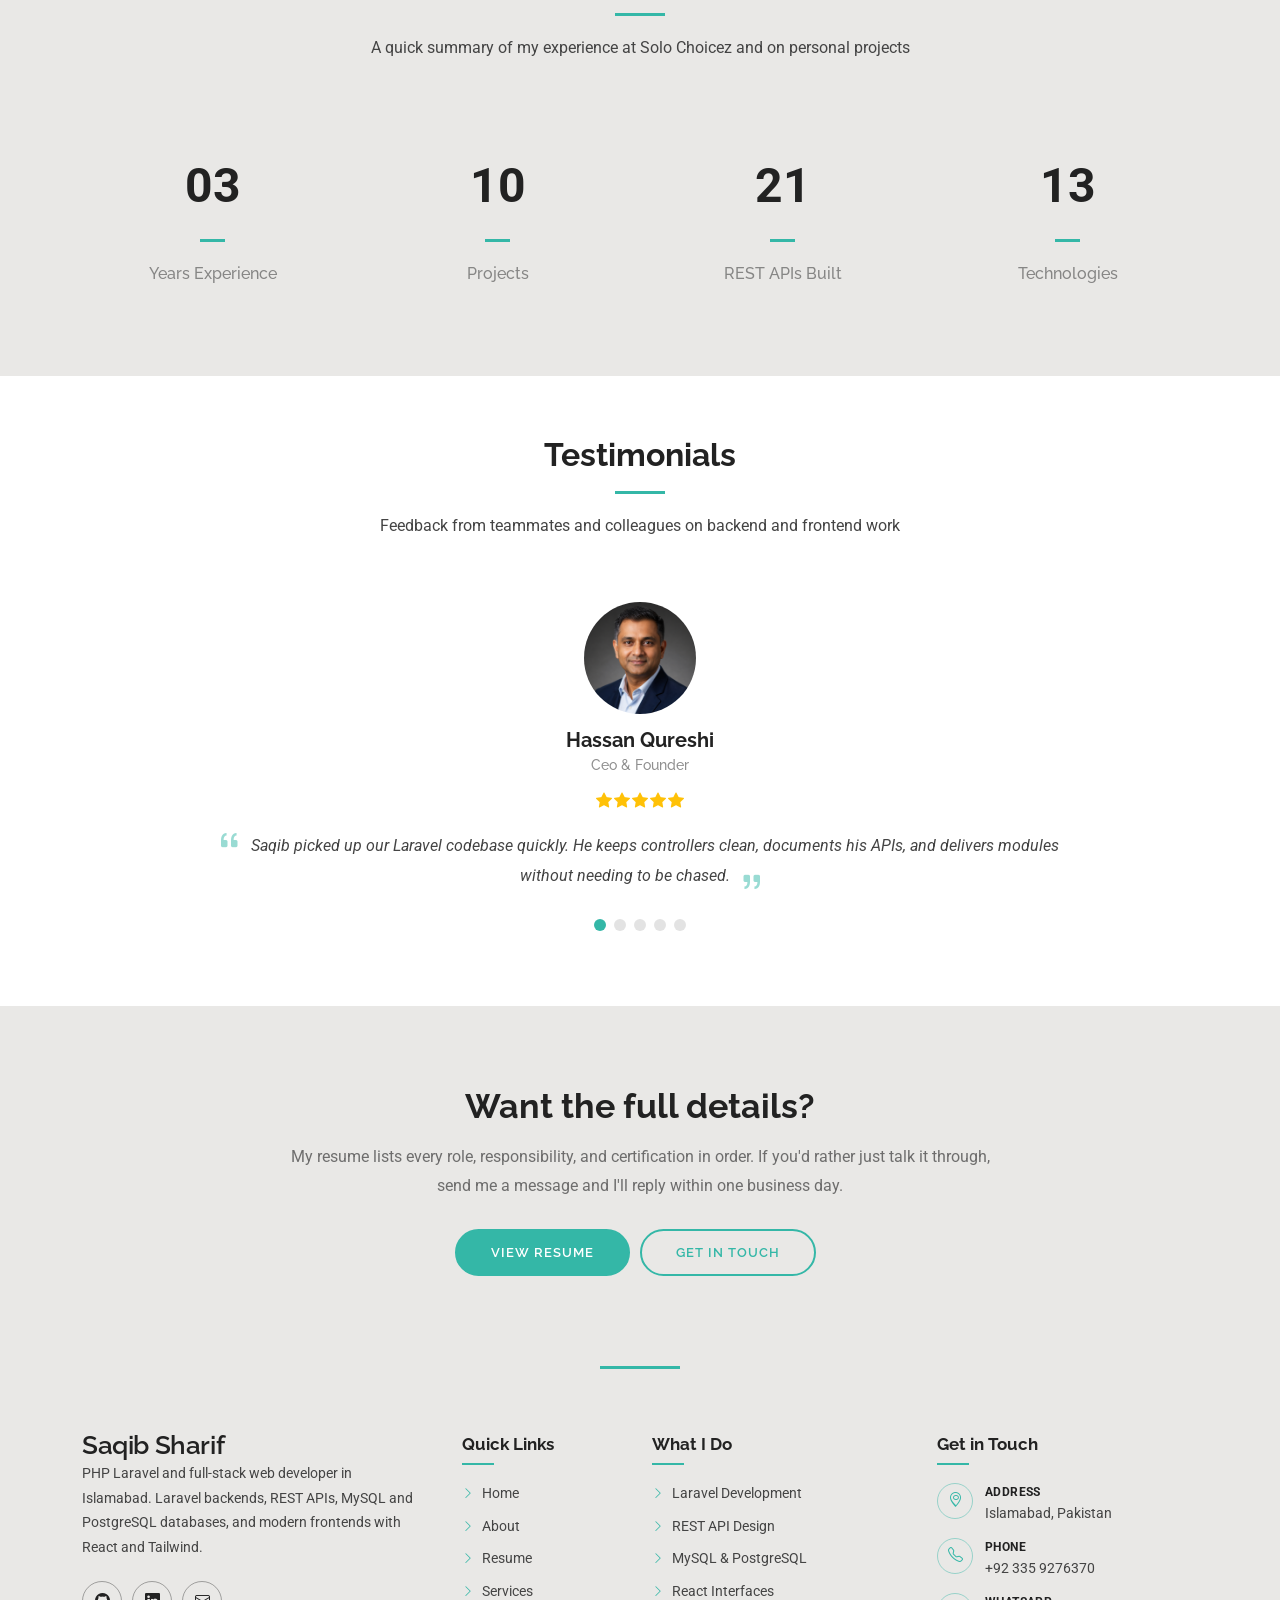
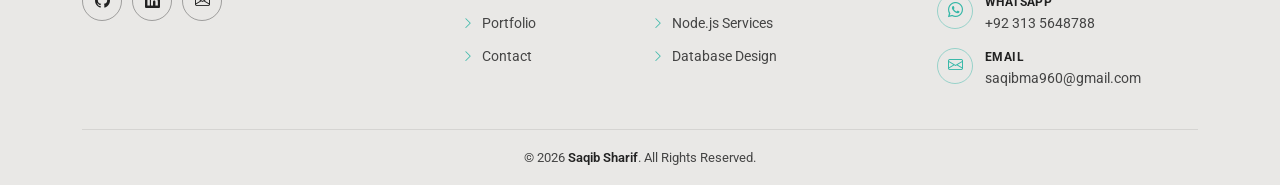
<file: about.html>
<!DOCTYPE html>
<html lang="en">

<head>
  <meta charset="utf-8">
  <meta content="width=device-width, initial-scale=1.0" name="viewport">
  <title>About - Saqib Sharif</title>
  <meta name="description" content="Learn about Saqib Sharif, Backend Developer (PHP/Laravel) based in Islamabad. Frontend and backend work, with a special focus on backend.">
  <meta name="keywords" content="Saqib Sharif, about, Laravel, PHP, backend developer, Islamabad">

  <!-- Favicons -->
  <link href="assets/img/favicon.png" rel="icon">
  <link href="assets/img/apple-touch-icon.png" rel="apple-touch-icon">

  <!-- Fonts -->
  <link href="https://fonts.googleapis.com" rel="preconnect">
  <link href="https://fonts.gstatic.com" rel="preconnect" crossorigin>
  <link href="https://fonts.googleapis.com/css2?family=Roboto:ital,wght@0,100;0,300;0,400;0,500;0,700;0,900;1,100;1,300;1,400;1,500;1,700;1,900&family=Poppins:ital,wght@0,100;0,200;0,300;0,400;0,500;0,600;0,700;0,800;0,900;1,100;1,200;1,300;1,400;1,500;1,600;1,700;1,800;1,900&family=Raleway:ital,wght@0,100;0,200;0,300;0,400;0,500;0,600;0,700;0,800;0,900;1,100;1,200;1,300;1,400;1,500;1,600;1,700;1,800;1,900&display=swap" rel="stylesheet">

  <!-- Vendor CSS Files -->
  <link href="assets/vendor/bootstrap/css/bootstrap.min.css" rel="stylesheet">
  <link href="assets/vendor/bootstrap-icons/bootstrap-icons.css" rel="stylesheet">
  <link href="assets/vendor/aos/aos.css" rel="stylesheet">
  <link href="assets/vendor/swiper/swiper-bundle.min.css" rel="stylesheet">
  <link href="assets/vendor/glightbox/css/glightbox.min.css" rel="stylesheet">

  <!-- Main CSS File -->
  <link href="assets/css/main.css" rel="stylesheet">
  <script>
    (function () {
      try {
        if (localStorage.getItem('site-theme') === 'dark') {
          document.documentElement.classList.add('dark-theme');
        }
        localStorage.removeItem('site-theme-color');
      } catch (e) {}
    })();
  </script>

  <!-- =======================================================
  * Template Name: Kelly
  * Template URL: https://bootstrapmade.com/kelly-free-bootstrap-cv-resume-html-template/
  * Updated: Aug 07 2024 with Bootstrap v5.3.3
  * Author: BootstrapMade.com
  * License: https://bootstrapmade.com/license/
  ======================================================== -->
</head>

<body class="about-page">

  <header id="header" class="header d-flex align-items-center light-background sticky-top">
    <div class="container-fluid position-relative d-flex align-items-center justify-content-between">

      <a href="index.html" class="logo d-flex align-items-center me-auto me-xl-0">
        <img src="assets/img/logo.png?v=5" alt="Saqib">
        <h1 class="sitename">Saqib</h1>
      </a>

      <nav id="navmenu" class="navmenu">
        <ul>
          <li><a href="index.html">Home</a></li>
          <li><a href="about.html" class="active">About</a></li>
          <li><a href="resume.html">Resume</a></li>
          <li><a href="services.html">Services</a></li>
          <li><a href="portfolio.html">Portfolio</a></li>
          <li class="dropdown"><a href="#"><span>Pages</span> <i class="bi bi-chevron-down toggle-dropdown"></i></a>
            <ul>
              <li><a href="about.html">About Me</a></li>
              <li class="dropdown"><a href="#"><span>My Work</span> <i class="bi bi-chevron-down toggle-dropdown"></i></a>
                <ul>
                  <li><a href="portfolio.html">Laravel Apps</a></li>
                  <li><a href="portfolio.html">REST APIs</a></li>
                  <li><a href="portfolio.html">HRMS Work</a></li>
                  <li><a href="services.html">Database Design</a></li>
                  <li><a href="contact.html">Hire Me</a></li>
                </ul>
              </li>
              <li><a href="resume.html">Experience</a></li>
              <li><a href="services.html">Freelance</a></li>
              <li><a href="contact.html">Get in Touch</a></li>
            </ul>
          </li>
          <li><a href="contact.html">Contact</a></li>
        </ul>
        <i class="mobile-nav-toggle d-xl-none bi bi-list"></i>
      </nav>

      <div class="header-social-links">
        <button type="button" class="theme-toggle" aria-label="Toggle light and dark theme">
          <i class="bi bi-moon icon-moon"></i>
          <i class="bi bi-sun icon-sun"></i>
        </button>
        <a href="#" class="instagram"><i class="bi bi-instagram"></i></a>
        <a href="https://www.linkedin.com/in/saqib-shareef-77601839b/" target="_blank" rel="noopener" class="linkedin"><i class="bi bi-linkedin"></i></a>
      </div>

    </div>
  </header>

  <main class="main">

    <section class="page-hero">
      <div class="container text-center">
        <span class="hero-eyebrow"><i class="bi bi-person-badge"></i> Get to know me</span>
        <h2 class="hero-name">About</h2>
        <p class="hero-tagline">PHP Laravel developer working across the full stack — backend architecture, REST APIs, and modern frontends</p>
        <ul class="hero-breadcrumb">
          <li><a href="index.html">Home</a></li>
          <li class="current">About</li>
        </ul>
      </div>
    </section>

    <!-- About Section -->
    <section id="about" class="about section">

      <div class="container" data-aos="fade-up" data-aos-delay="100">

        <div class="row gy-4 justify-content-center">
          <div class="col-lg-4">
            <img src="assets/img/profile-img.jpg" class="img-fluid" alt="Saqib Sharif">
          </div>
          <div class="col-lg-8 content">
            <h2>PHP Laravel Developer.</h2>
            <p class="fst-italic py-3">
              Full-stack web developer with a backend focus — Laravel and MySQL on the server, React.js and Tailwind on the screen.
            </p>
            <div class="row">
              <div class="col-lg-6">
                <ul>
                  <li><i class="bi bi-chevron-right"></i> <strong>Age:</strong> <span>22</span></li>
                  <li><i class="bi bi-chevron-right"></i> <strong>Phone:</strong> <span>+92 335 9276370</span></li>
                  <li><i class="bi bi-chevron-right"></i> <strong>WhatsApp:</strong> <span>+92 313 5648788</span></li>
                  <li><i class="bi bi-chevron-right"></i> <strong>City:</strong> <span>Islamabad, Pakistan</span></li>
                </ul>
              </div>
              <div class="col-lg-6">
                <ul>
                  <li><i class="bi bi-chevron-right"></i> <strong>Degree:</strong> <span>BS Computer Science</span></li>
                  <li><i class="bi bi-chevron-right"></i> <strong>Email:</strong> <span>saqibma960@gmail.com</span></li>
                  <li><i class="bi bi-chevron-right"></i> <strong>Experience:</strong> <span>1+ year</span></li>
                  <li><i class="bi bi-chevron-right"></i> <strong>Freelance:</strong> <span>Available</span></li>
                </ul>
              </div>
            </div>
            <p class="pt-3 mb-0">
              I'm a PHP Laravel developer at Solo Choicez (Pvt.) Ltd in Islamabad with over a year of professional experience in full-cycle web development. I build scalable applications using the Laravel framework and MVC architecture — backend business logic, RESTful APIs, Eloquent models and migrations, and relational schemas in MySQL, MariaDB and PostgreSQL tuned for query performance. On the frontend I work with HTML5, CSS3, Bootstrap, Tailwind CSS, JavaScript and React.js, and I also work with Node.js. I hold a DAE in Computer Information Technology, am currently completing my BS in Computer Science, and hold Cisco Networking Academy certificates in Cybersecurity and Data Science. Languages: Urdu (native) and English (professional working).
            </p>
          </div>
        </div>

      </div>

    </section><!-- /About Section -->

    <!-- Journey Section -->
    <section id="journey" class="journey section light-background">

      <div class="container section-title" data-aos="fade-up">
        <h2>My Journey</h2>
        <p>From a technical diploma in Abbottabad to full-stack Laravel work in Islamabad</p>
      </div><!-- End Section Title -->

      <div class="container" data-aos="fade-up" data-aos-delay="100">
        <div class="row justify-content-center">
          <div class="col-lg-9">

            <div class="timeline">

              <div class="timeline-item">
                <span class="timeline-date">Matriculation</span>
                <h4>Secondary School Certificate</h4>
                <h5>Government High School Beerangali, Abbottabad</h5>
                <p>Finished school in Abbottabad with 697 out of 1100 marks. This is where I first started using computers seriously and decided to take the technical route rather than a general degree.</p>
              </div>

              <div class="timeline-item">
                <span class="timeline-date">3-Year Programme</span>
                <h4>DAE in Computer Information Technology</h4>
                <h5>Faiz ul Islam Institute of Technology (FIT)</h5>
                <p>A three year Diploma of Associate Engineering in Computer Information Technology, completed with 70% marks. This gave me my first hands-on grounding in programming, databases, and how web applications are actually put together.</p>
              </div>

              <div class="timeline-item">
                <span class="timeline-date">Currently studying</span>
                <h4>BS Computer Science</h4>
                <h5>Higher education degree, in progress</h5>
                <p>Continuing my Bachelor of Science in Computer Science alongside full-time work. The coursework keeps reinforcing the fundamentals I use daily — object oriented programming, database design, and software engineering practice.</p>
              </div>

              <div class="timeline-item">
                <span class="timeline-date">1+ year · Present</span>
                <h4>PHP Laravel Developer</h4>
                <h5>Solo Choicez (Pvt.) Ltd, Islamabad</h5>
                <p>My first professional development role and the one I still hold. I architect backend business logic in Laravel, design and integrate RESTful APIs, build Eloquent models, migrations and relational schemas, and optimise MySQL queries. I also build the responsive interfaces that sit on top, using Bootstrap, Tailwind CSS, JavaScript and React.js.</p>
              </div>

              <div class="timeline-item">
                <span class="timeline-date">Ongoing</span>
                <h4>Expanding into the JavaScript stack</h4>
                <h5>React.js and Node.js</h5>
                <p>Alongside my Laravel work I build with React.js on the frontend and Node.js on the server, so I can take a project from database schema through API to interface without handing it off.</p>
              </div>

            </div>

          </div>
        </div>
      </div>

    </section><!-- /Journey Section -->

    <!-- What I Bring Section -->
    <section id="values" class="values section">

      <div class="container section-title" data-aos="fade-up">
        <h2>What I Bring</h2>
        <p>The habits I carry into every project</p>
      </div><!-- End Section Title -->

      <div class="container">
        <div class="row gy-4">

          <div class="col-lg-4 col-md-6" data-aos="fade-up" data-aos-delay="100">
            <div class="info-card">
              <i class="bi bi-diagram-3"></i>
              <h4>Structured Code</h4>
              <p>I follow Laravel's MVC conventions, keep controllers thin, and put logic where the next developer will expect to find it.</p>
            </div>
          </div>

          <div class="col-lg-4 col-md-6" data-aos="fade-up" data-aos-delay="200">
            <div class="info-card">
              <i class="bi bi-people"></i>
              <h4>Independent Execution</h4>
              <p>Give me a requirement and I can take it from database schema to working screen without needing to be walked through every step.</p>
            </div>
          </div>

          <div class="col-lg-4 col-md-6" data-aos="fade-up" data-aos-delay="300">
            <div class="info-card">
              <i class="bi bi-shield-check"></i>
              <h4>Careful With Data</h4>
              <p>Validation, authorization, and middleware are part of the first draft — not something I bolt on after the feature is done.</p>
            </div>
          </div>

          <div class="col-lg-4 col-md-6" data-aos="fade-up" data-aos-delay="400">
            <div class="info-card">
              <i class="bi bi-arrow-repeat"></i>
              <h4>Steady Communication</h4>
              <p>I give clear status updates and flag blockers early, so nobody has to chase me for a progress report.</p>
            </div>
          </div>

          <div class="col-lg-4 col-md-6" data-aos="fade-up" data-aos-delay="500">
            <div class="info-card">
              <i class="bi bi-layers"></i>
              <h4>Full-Stack Comfort</h4>
              <p>Backend is my focus, but I build the Blade views, Bootstrap and Tailwind layouts, and React components that sit on top of it.</p>
            </div>
          </div>

          <div class="col-lg-4 col-md-6" data-aos="fade-up" data-aos-delay="600">
            <div class="info-card">
              <i class="bi bi-book"></i>
              <h4>Quick Learner</h4>
              <p>A technical diploma, a CS degree in progress, and React and Node picked up on the job — I add to the stack deliberately, not randomly.</p>
            </div>
          </div>

        </div>
      </div>

    </section><!-- /What I Bring Section -->

    <!-- Skills Section -->
    <section id="skills" class="skills section light-background">

      <!-- Section Title -->
      <div class="container section-title" data-aos="fade-up">
        <h2>Skills</h2>
        <p>Laravel, PHP, MySQL, MariaDB and PostgreSQL on the backend; HTML, CSS, Bootstrap, Tailwind, JavaScript, React and Node.js on top</p>
      </div><!-- End Section Title -->

      <div class="container" data-aos="fade-up" data-aos-delay="100">

        <div class="row skills-content skills-animation">

          <div class="col-lg-6">

            <div class="progress">
              <span class="skill"><span>HTML</span> <i class="val">90%</i></span>
              <div class="progress-bar-wrap">
                <div class="progress-bar" role="progressbar" aria-valuenow="90" aria-valuemin="0" aria-valuemax="100"></div>
              </div>
            </div><!-- End Skills Item -->

            <div class="progress">
              <span class="skill"><span>CSS</span> <i class="val">88%</i></span>
              <div class="progress-bar-wrap">
                <div class="progress-bar" role="progressbar" aria-valuenow="88" aria-valuemin="0" aria-valuemax="100"></div>
              </div>
            </div><!-- End Skills Item -->

            <div class="progress">
              <span class="skill"><span>Bootstrap</span> <i class="val">85%</i></span>
              <div class="progress-bar-wrap">
                <div class="progress-bar" role="progressbar" aria-valuenow="85" aria-valuemin="0" aria-valuemax="100"></div>
              </div>
            </div><!-- End Skills Item -->

            <div class="progress">
              <span class="skill"><span>Tailwind CSS</span> <i class="val">80%</i></span>
              <div class="progress-bar-wrap">
                <div class="progress-bar" role="progressbar" aria-valuenow="80" aria-valuemin="0" aria-valuemax="100"></div>
              </div>
            </div><!-- End Skills Item -->

            <div class="progress">
              <span class="skill"><span>MySQL / MariaDB</span> <i class="val">90%</i></span>
              <div class="progress-bar-wrap">
                <div class="progress-bar" role="progressbar" aria-valuenow="90" aria-valuemin="0" aria-valuemax="100"></div>
              </div>
            </div><!-- End Skills Item -->

          </div>

          <div class="col-lg-6">

            <div class="progress">
              <span class="skill"><span>JavaScript (ES6+)</span> <i class="val">82%</i></span>
              <div class="progress-bar-wrap">
                <div class="progress-bar" role="progressbar" aria-valuenow="82" aria-valuemin="0" aria-valuemax="100"></div>
              </div>
            </div><!-- End Skills Item -->

            <div class="progress">
              <span class="skill"><span>Laravel</span> <i class="val">95%</i></span>
              <div class="progress-bar-wrap">
                <div class="progress-bar" role="progressbar" aria-valuenow="95" aria-valuemin="0" aria-valuemax="100"></div>
              </div>
            </div><!-- End Skills Item -->

            <div class="progress">
              <span class="skill"><span>React JS</span> <i class="val">75%</i></span>
              <div class="progress-bar-wrap">
                <div class="progress-bar" role="progressbar" aria-valuenow="75" aria-valuemin="0" aria-valuemax="100"></div>
              </div>
            </div><!-- End Skills Item -->

            <div class="progress">
              <span class="skill"><span>Node JS</span> <i class="val">70%</i></span>
              <div class="progress-bar-wrap">
                <div class="progress-bar" role="progressbar" aria-valuenow="70" aria-valuemin="0" aria-valuemax="100"></div>
              </div>
            </div><!-- End Skills Item -->

            <div class="progress">
              <span class="skill"><span>PostgreSQL</span> <i class="val">72%</i></span>
              <div class="progress-bar-wrap">
                <div class="progress-bar" role="progressbar" aria-valuenow="72" aria-valuemin="0" aria-valuemax="100"></div>
              </div>
            </div><!-- End Skills Item -->

          </div>

        </div>

      </div>

    </section><!-- /Skills Section -->

    <!-- Education Section -->
    <section id="education" class="education section">

      <div class="container section-title" data-aos="fade-up">
        <h2>Education &amp; Certifications</h2>
        <p>The formal study behind the work</p>
      </div><!-- End Section Title -->

      <div class="container">
        <div class="row gy-4">

          <div class="col-lg-4 col-md-6" data-aos="fade-up" data-aos-delay="100">
            <div class="info-card">
              <i class="bi bi-mortarboard"></i>
              <h4>BS Computer Science</h4>
              <p><strong>Higher education degree</strong><br>Currently studying alongside full-time work. Object oriented programming, databases, and software engineering practice.</p>
            </div>
          </div>

          <div class="col-lg-4 col-md-6" data-aos="fade-up" data-aos-delay="200">
            <div class="info-card">
              <i class="bi bi-pc-display"></i>
              <h4>DAE in Computer Information Technology</h4>
              <p><strong>Faiz ul Islam Institute of Technology (FIT)</strong><br>Three year Diploma of Associate Engineering, completed with 70% marks.</p>
            </div>
          </div>

          <div class="col-lg-4 col-md-6" data-aos="fade-up" data-aos-delay="300">
            <div class="info-card">
              <i class="bi bi-book"></i>
              <h4>Matriculation</h4>
              <p><strong>Government High School Beerangali, Abbottabad</strong><br>Secondary School Certificate with 697 out of 1100 marks.</p>
            </div>
          </div>

        </div>

        <div class="row gy-4 mt-1">

          <div class="col-lg-6" data-aos="fade-up" data-aos-delay="100">
            <div class="info-card">
              <i class="bi bi-shield-check"></i>
              <h4>Introduction to Cybersecurity</h4>
              <p><strong>Cisco Networking Academy</strong> &middot; Issued February 2026<br>Threat landscape, common attack types, and the practices that keep data and applications protected.</p>
            </div>
          </div>

          <div class="col-lg-6" data-aos="fade-up" data-aos-delay="200">
            <div class="info-card">
              <i class="bi bi-graph-up"></i>
              <h4>Introduction to Data Science</h4>
              <p><strong>Cisco Networking Academy</strong> &middot; Issued February 2026<br>Working with datasets, analysis fundamentals, and how data drives decisions in software.</p>
            </div>
          </div>

        </div>

        <div class="row justify-content-center mt-5" data-aos="fade-up">
          <div class="col-lg-9">
            <h4 class="mb-3">Languages</h4>
            <div class="tech-stack">
              <span class="tech-pill"><i class="bi bi-translate"></i> Urdu — Native / fluent</span>
              <span class="tech-pill"><i class="bi bi-translate"></i> English — Professional working</span>
            </div>
          </div>
        </div>

      </div>

    </section><!-- /Education Section -->

    <!-- Stats Section -->
    <section id="stats" class="stats section light-background">

      <!-- Section Title -->
      <div class="container section-title" data-aos="fade-up">
        <h2>Facts</h2>
        <p>A quick summary of my experience at Solo Choicez and on personal projects</p>
      </div><!-- End Section Title -->

      <div class="container" data-aos="fade-up" data-aos-delay="100">

        <div class="row gy-4">

          <div class="col-lg-3 col-md-6">
            <div class="stats-item text-center w-100 h-100">
              <span class="stat-count" data-start="20" data-end="1">20</span>
              <p>Years Experience</p>
            </div>
          </div><!-- End Stats Item -->

          <div class="col-lg-3 col-md-6">
            <div class="stats-item text-center w-100 h-100">
              <span class="stat-count" data-start="25" data-end="8">25</span>
              <p>Projects</p>
            </div>
          </div><!-- End Stats Item -->

          <div class="col-lg-3 col-md-6">
            <div class="stats-item text-center w-100 h-100">
              <span class="stat-count" data-start="30" data-end="20">30</span>
              <p>REST APIs Built</p>
            </div>
          </div><!-- End Stats Item -->

          <div class="col-lg-3 col-md-6">
            <div class="stats-item text-center w-100 h-100">
              <span class="stat-count" data-start="25" data-end="12">25</span>
              <p>Technologies</p>
            </div>
          </div><!-- End Stats Item -->

        </div>

      </div>

    </section><!-- /Stats Section -->

    <!-- Testimonials Section -->
    <section id="testimonials" class="testimonials section">

      <!-- Section Title -->
      <div class="container section-title" data-aos="fade-up">
        <h2>Testimonials</h2>
        <p>Feedback from teammates and colleagues on backend and frontend work</p>
      </div><!-- End Section Title -->

      <div class="container" data-aos="fade-up" data-aos-delay="100">

        <div class="swiper init-swiper">
          <script type="application/json" class="swiper-config">
            {
              "loop": true,
              "speed": 600,
              "autoplay": {
                "delay": 5000
              },
              "slidesPerView": "auto",
              "pagination": {
                "el": ".swiper-pagination",
                "type": "bullets",
                "clickable": true
              }
            }
          </script>
          <div class="swiper-wrapper">

            <div class="swiper-slide">
              <div class="testimonial-item">
                <img src="assets/img/testimonials/testimonials-1.jpg" class="testimonial-img" alt="">
                <h3>Hassan Qureshi</h3>
                <h4>Ceo &amp; Founder</h4>
                <div class="stars">
                  <i class="bi bi-star-fill"></i><i class="bi bi-star-fill"></i><i class="bi bi-star-fill"></i><i class="bi bi-star-fill"></i><i class="bi bi-star-fill"></i>
                </div>
                <p>
                  <i class="bi bi-quote quote-icon-left"></i>
                  <span>Saqib picked up our Laravel codebase quickly. He keeps controllers clean, documents his APIs, and delivers modules without needing to be chased.</span>
                  <i class="bi bi-quote quote-icon-right"></i>
                </p>
              </div>
            </div><!-- End testimonial item -->

            <div class="swiper-slide">
              <div class="testimonial-item">
                <img src="assets/img/testimonials/testimonials-2.jpg" class="testimonial-img" alt="">
                <h3>Sara Wilson</h3>
                <h4>Product Manager</h4>
                <div class="stars">
                  <i class="bi bi-star-fill"></i><i class="bi bi-star-fill"></i><i class="bi bi-star-fill"></i><i class="bi bi-star-fill"></i><i class="bi bi-star-fill"></i>
                </div>
                <p>
                  <i class="bi bi-quote quote-icon-left"></i>
                  <span>Communication was clear and on time throughout. Saqib asks the right questions before building and gives realistic estimates, which made planning much easier on our side.</span>
                  <i class="bi bi-quote quote-icon-right"></i>
                </p>
              </div>
            </div><!-- End testimonial item -->

            <div class="swiper-slide">
              <div class="testimonial-item">
                <img src="assets/img/testimonials/testimonials-3.jpg" class="testimonial-img" alt="">
                <h3>Jenna Karim</h3>
                <h4>Operations Lead</h4>
                <div class="stars">
                  <i class="bi bi-star-fill"></i><i class="bi bi-star-fill"></i><i class="bi bi-star-fill"></i><i class="bi bi-star-fill"></i><i class="bi bi-star-fill"></i>
                </div>
                <p>
                  <i class="bi bi-quote quote-icon-left"></i>
                  <span>Saqib is reliable on both frontend and backend. The screens he builds stay consistent with the APIs behind them, and bugs get fixed properly rather than patched.</span>
                  <i class="bi bi-quote quote-icon-right"></i>
                </p>
              </div>
            </div><!-- End testimonial item -->

            <div class="swiper-slide">
              <div class="testimonial-item">
                <img src="assets/img/testimonials/testimonials-4.jpg" class="testimonial-img" alt="">
                <h3>Malik Brandon</h3>
                <h4>Backend Lead</h4>
                <div class="stars">
                  <i class="bi bi-star-fill"></i><i class="bi bi-star-fill"></i><i class="bi bi-star-fill"></i><i class="bi bi-star-fill"></i><i class="bi bi-star-fill"></i>
                </div>
                <p>
                  <i class="bi bi-quote quote-icon-left"></i>
                  <span>Saqib understands MVC, Eloquent relationships, and REST API design properly. His validations and middleware follow the structure we already had in the project.</span>
                  <i class="bi bi-quote quote-icon-right"></i>
                </p>
              </div>
            </div><!-- End testimonial item -->

            <div class="swiper-slide">
              <div class="testimonial-item">
                <img src="assets/img/testimonials/testimonials-5.jpg" class="testimonial-img" alt="">
                <h3>John Larson</h3>
                <h4>Team Lead</h4>
                <div class="stars">
                  <i class="bi bi-star-fill"></i><i class="bi bi-star-fill"></i><i class="bi bi-star-fill"></i><i class="bi bi-star-fill"></i><i class="bi bi-star-fill"></i>
                </div>
                <p>
                  <i class="bi bi-quote quote-icon-left"></i>
                  <span>Saqib delivered his part of the release on schedule and kept the code readable. Onboarding another developer onto his modules took very little explaining.</span>
                  <i class="bi bi-quote quote-icon-right"></i>
                </p>
              </div>
            </div><!-- End testimonial item -->

          </div>
          <div class="swiper-pagination"></div>
        </div>

      </div>

    </section><!-- /Testimonials Section -->

    <!-- Call To Action Section -->
    <section id="contact-cta" class="contact-cta section light-background">

      <div class="container" data-aos="fade-up">
        <div class="cta-box text-center">
          <h2>Want the full details?</h2>
          <p>My resume lists every role, responsibility, and certification in order. If you'd rather just talk it through, send me a message and I'll reply within one business day.</p>
          <div class="cta-actions">
            <a href="resume.html" class="btn-accent">View Resume</a>
            <a href="contact.html" class="btn-accent btn-accent-outline">Get in Touch</a>
          </div>
        </div>
      </div>

    </section><!-- /Call To Action Section -->

  </main>

  <footer id="footer" class="footer light-background">

    <div class="container">
      <div class="row gy-4 footer-top">

        <div class="col-lg-4 col-md-12">
          <div class="footer-brand">
            <h3 class="sitename">Saqib Sharif</h3>
            <p>PHP Laravel and full-stack web developer in Islamabad. Laravel backends, REST APIs, MySQL and PostgreSQL databases, and modern frontends with React and Tailwind.</p>
            <div class="social-links d-flex">
              <a href="https://github.com/saqibma960-prog" aria-label="GitHub"><i class="bi bi-github"></i></a>
              <a href="https://www.linkedin.com/in/saqib-shareef-77601839b/" target="_blank" rel="noopener" aria-label="LinkedIn"><i class="bi bi-linkedin"></i></a>
              <a href="https://mail.google.com/mail/?view=cm&amp;fs=1&amp;to=saqibma960@gmail.com" target="_blank" rel="noopener" aria-label="Email"><i class="bi bi-envelope"></i></a>
            </div>
          </div>
        </div>

        <div class="col-lg-2 col-md-4">
          <h4 class="footer-title">Quick Links</h4>
          <ul class="footer-links">
            <li><a href="index.html"><i class="bi bi-chevron-right"></i> Home</a></li>
            <li><a href="about.html"><i class="bi bi-chevron-right"></i> About</a></li>
            <li><a href="resume.html"><i class="bi bi-chevron-right"></i> Resume</a></li>
            <li><a href="services.html"><i class="bi bi-chevron-right"></i> Services</a></li>
            <li><a href="portfolio.html"><i class="bi bi-chevron-right"></i> Portfolio</a></li>
            <li><a href="contact.html"><i class="bi bi-chevron-right"></i> Contact</a></li>
          </ul>
        </div>

        <div class="col-lg-3 col-md-4">
          <h4 class="footer-title">What I Do</h4>
          <ul class="footer-links">
            <li><a href="services.html"><i class="bi bi-chevron-right"></i> Laravel Development</a></li>
            <li><a href="services.html"><i class="bi bi-chevron-right"></i> REST API Design</a></li>
            <li><a href="services.html"><i class="bi bi-chevron-right"></i> MySQL &amp; PostgreSQL</a></li>
            <li><a href="services.html"><i class="bi bi-chevron-right"></i> React Interfaces</a></li>
            <li><a href="services.html"><i class="bi bi-chevron-right"></i> Node.js Services</a></li>
            <li><a href="services.html"><i class="bi bi-chevron-right"></i> Database Design</a></li>
          </ul>
        </div>

        <div class="col-lg-3 col-md-4">
          <h4 class="footer-title">Get in Touch</h4>
          <ul class="footer-contact">
            <li>
              <span class="icon"><i class="bi bi-geo-alt"></i></span>
              <div>
                <strong>Address</strong>
                <span>Islamabad, Pakistan</span>
              </div>
            </li>
            <li>
              <span class="icon"><i class="bi bi-telephone"></i></span>
              <div>
                <strong>Phone</strong>
                <a href="tel:+923359276370">+92 335 9276370</a>
              </div>
            </li>
            <li>
              <span class="icon"><i class="bi bi-whatsapp"></i></span>
              <div>
                <strong>WhatsApp</strong>
                <a href="https://wa.me/923135648788">+92 313 5648788</a>
              </div>
            </li>
            <li>
              <span class="icon"><i class="bi bi-envelope"></i></span>
              <div>
                <strong>Email</strong>
                <a href="https://mail.google.com/mail/?view=cm&amp;fs=1&amp;to=saqibma960@gmail.com" target="_blank" rel="noopener">saqibma960@gmail.com</a>
              </div>
            </li>
          </ul>
        </div>

      </div>
      <div class="footer-bottom">
        <p>© 2026 <strong>Saqib Sharif</strong>. All Rights Reserved.</p>
      </div>
    </div>

  </footer>

  <!-- Scroll Top -->
  <a href="#" id="scroll-top" class="scroll-top d-flex align-items-center justify-content-center"><i class="bi bi-arrow-up-short"></i></a>

  <!-- Preloader -->
  <div id="preloader"></div>

  <!-- Vendor JS Files -->
  <script src="assets/vendor/bootstrap/js/bootstrap.bundle.min.js"></script>
  <script src="assets/vendor/php-email-form/validate.js"></script>
  <script src="assets/vendor/aos/aos.js"></script>
  <script src="assets/vendor/waypoints/noframework.waypoints.js"></script>
  <script src="assets/vendor/purecounter/purecounter_vanilla.js"></script>
  <script src="assets/vendor/swiper/swiper-bundle.min.js"></script>
  <script src="assets/vendor/glightbox/js/glightbox.min.js"></script>
  <script src="assets/vendor/imagesloaded/imagesloaded.pkgd.min.js"></script>
  <script src="assets/vendor/isotope-layout/isotope.pkgd.min.js"></script>

  <!-- Main JS File -->
  <script src="assets/js/main.js"></script>

</body>

</html>
</file>
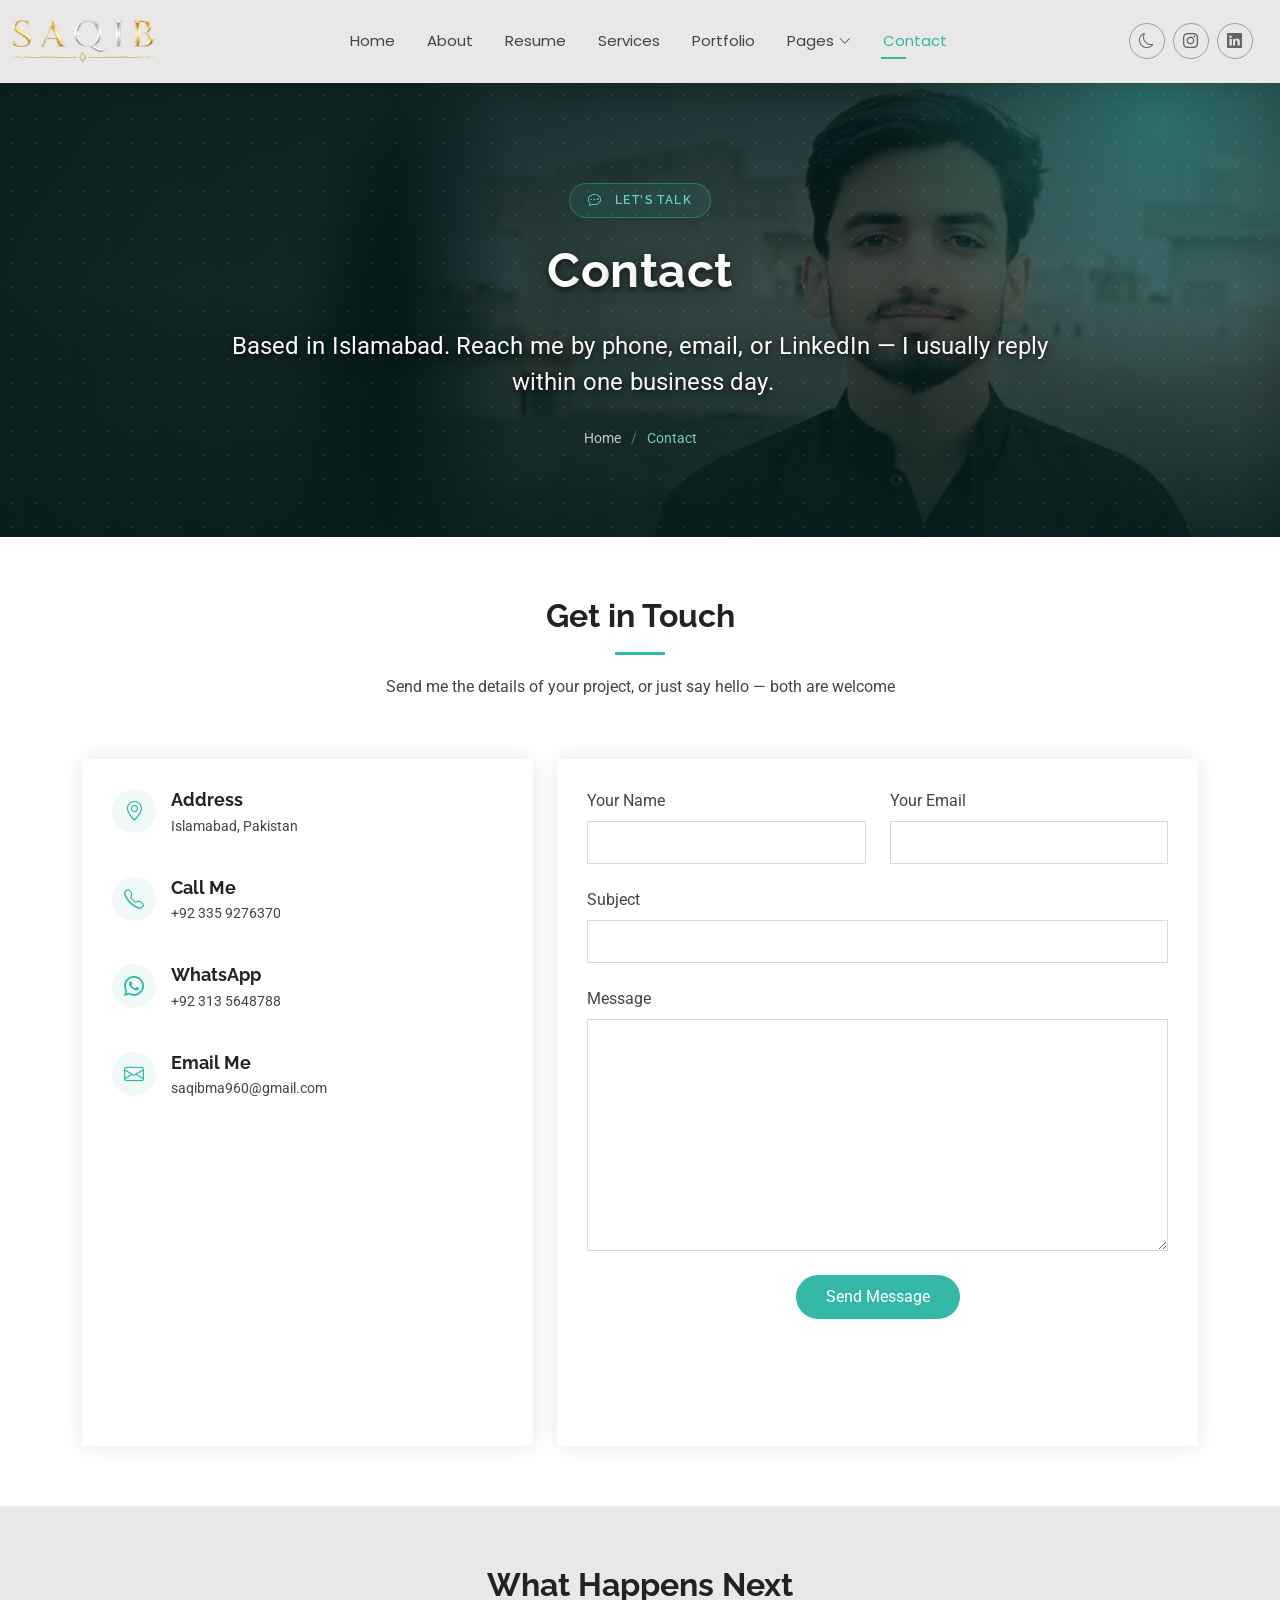
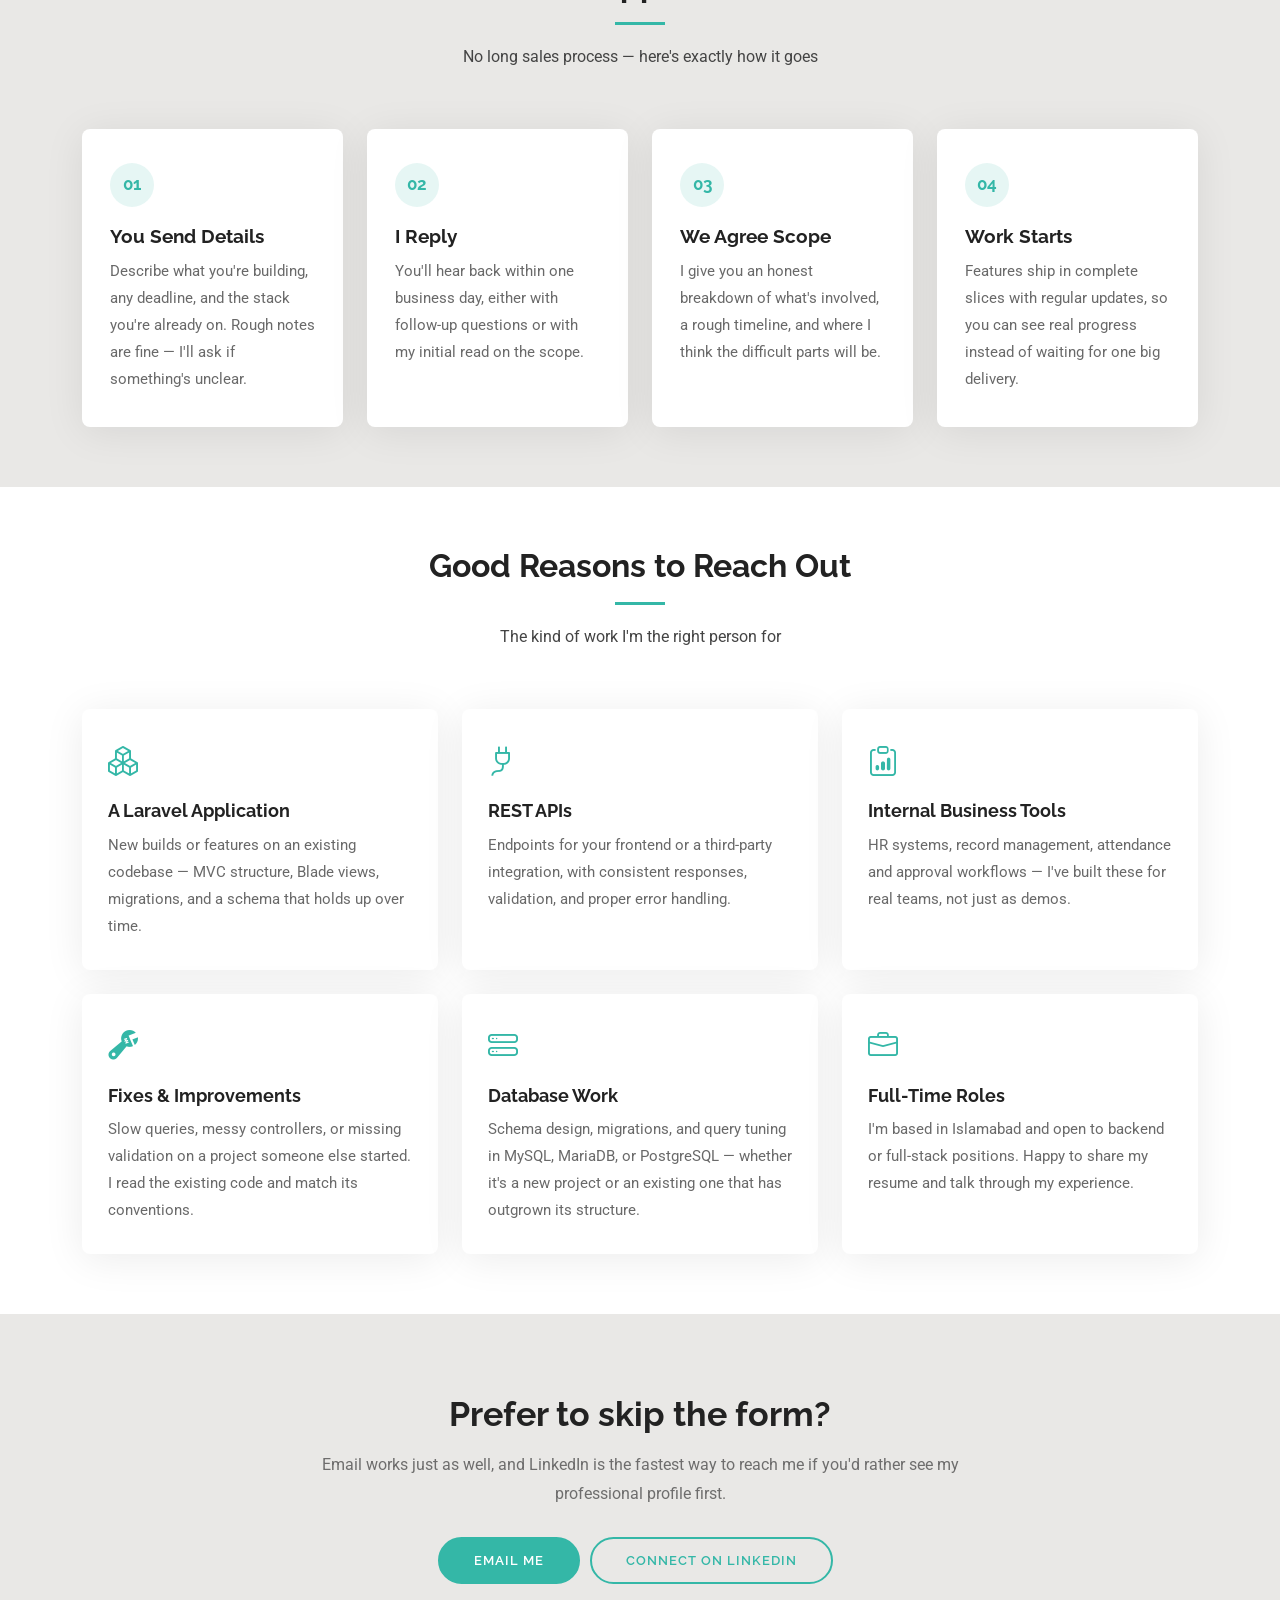
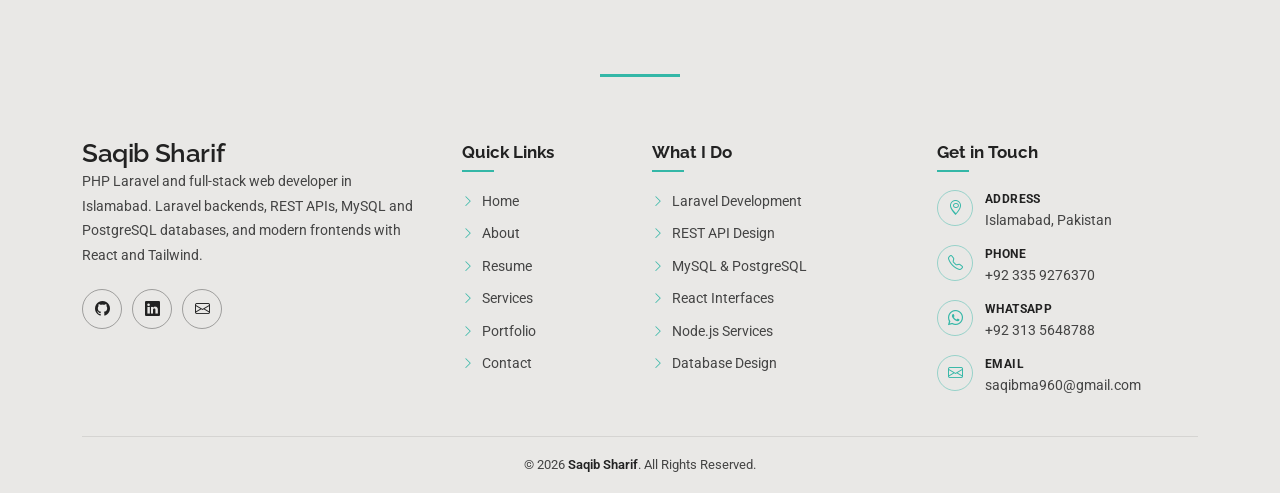
<file: contact.html>
<!DOCTYPE html>
<html lang="en">

<head>
  <meta charset="utf-8">
  <meta content="width=device-width, initial-scale=1.0" name="viewport">
  <title>Contact - Saqib Sharif</title>
  <meta name="description" content="Contact Saqib Sharif in Islamabad for Laravel, PHP backend, React, and full-stack web development work.">
  <meta name="keywords" content="Saqib Sharif, contact, Islamabad, Laravel, PHP, React, Node.js">

  <!-- Favicons -->
  <link href="assets/img/favicon.png" rel="icon">
  <link href="assets/img/apple-touch-icon.png" rel="apple-touch-icon">

  <!-- Fonts -->
  <link href="https://fonts.googleapis.com" rel="preconnect">
  <link href="https://fonts.gstatic.com" rel="preconnect" crossorigin>
  <link href="https://fonts.googleapis.com/css2?family=Roboto:ital,wght@0,100;0,300;0,400;0,500;0,700;0,900;1,100;1,300;1,400;1,500;1,700;1,900&family=Poppins:ital,wght@0,100;0,200;0,300;0,400;0,500;0,600;0,700;0,800;0,900;1,100;1,200;1,300;1,400;1,500;1,600;1,700;1,800;1,900&family=Raleway:ital,wght@0,100;0,200;0,300;0,400;0,500;0,600;0,700;0,800;0,900;1,100;1,200;1,300;1,400;1,500;1,600;1,700;1,800;1,900&display=swap" rel="stylesheet">

  <!-- Vendor CSS Files -->
  <link href="assets/vendor/bootstrap/css/bootstrap.min.css" rel="stylesheet">
  <link href="assets/vendor/bootstrap-icons/bootstrap-icons.css" rel="stylesheet">
  <link href="assets/vendor/aos/aos.css" rel="stylesheet">
  <link href="assets/vendor/swiper/swiper-bundle.min.css" rel="stylesheet">
  <link href="assets/vendor/glightbox/css/glightbox.min.css" rel="stylesheet">

  <!-- Main CSS File -->
  <link href="assets/css/main.css" rel="stylesheet">
  <script>
    (function () {
      try {
        if (localStorage.getItem('site-theme') === 'dark') {
          document.documentElement.classList.add('dark-theme');
        }
        localStorage.removeItem('site-theme-color');
      } catch (e) {}
    })();
  </script>

  <!-- =======================================================
  * Template Name: Kelly
  * Template URL: https://bootstrapmade.com/kelly-free-bootstrap-cv-resume-html-template/
  * Updated: Aug 07 2024 with Bootstrap v5.3.3
  * Author: BootstrapMade.com
  * License: https://bootstrapmade.com/license/
  ======================================================== -->
</head>

<body class="contact-page">

  <header id="header" class="header d-flex align-items-center light-background sticky-top">
    <div class="container-fluid position-relative d-flex align-items-center justify-content-between">

      <a href="index.html" class="logo d-flex align-items-center me-auto me-xl-0">
        <img src="assets/img/logo.png?v=5" alt="Saqib">
        <h1 class="sitename">Saqib</h1>
      </a>

      <nav id="navmenu" class="navmenu">
        <ul>
          <li><a href="index.html">Home</a></li>
          <li><a href="about.html">About</a></li>
          <li><a href="resume.html">Resume</a></li>
          <li><a href="services.html">Services</a></li>
          <li><a href="portfolio.html">Portfolio</a></li>
          <li class="dropdown"><a href="#"><span>Pages</span> <i class="bi bi-chevron-down toggle-dropdown"></i></a>
            <ul>
              <li><a href="about.html">About Me</a></li>
              <li class="dropdown"><a href="#"><span>My Work</span> <i class="bi bi-chevron-down toggle-dropdown"></i></a>
                <ul>
                  <li><a href="portfolio.html">Laravel Apps</a></li>
                  <li><a href="portfolio.html">REST APIs</a></li>
                  <li><a href="portfolio.html">HRMS Work</a></li>
                  <li><a href="services.html">Database Design</a></li>
                  <li><a href="contact.html">Hire Me</a></li>
                </ul>
              </li>
              <li><a href="resume.html">Experience</a></li>
              <li><a href="services.html">Freelance</a></li>
              <li><a href="contact.html">Get in Touch</a></li>
            </ul>
          </li>
          <li><a href="contact.html" class="active">Contact</a></li>
        </ul>
        <i class="mobile-nav-toggle d-xl-none bi bi-list"></i>
      </nav>

      <div class="header-social-links">
        <button type="button" class="theme-toggle" aria-label="Toggle light and dark theme">
          <i class="bi bi-moon icon-moon"></i>
          <i class="bi bi-sun icon-sun"></i>
        </button>
        <a href="#" class="instagram"><i class="bi bi-instagram"></i></a>
        <a href="https://www.linkedin.com/in/saqib-shareef-77601839b/" target="_blank" rel="noopener" class="linkedin"><i class="bi bi-linkedin"></i></a>
      </div>

    </div>
  </header>

  <main class="main">

    <section class="page-hero">
      <div class="container text-center">
        <span class="hero-eyebrow"><i class="bi bi-chat-dots"></i> Let's talk</span>
        <h2 class="hero-name">Contact</h2>
        <p class="hero-tagline">Based in Islamabad. Reach me by phone, email, or LinkedIn — I usually reply within one business day.</p>
        <ul class="hero-breadcrumb">
          <li><a href="index.html">Home</a></li>
          <li class="current">Contact</li>
        </ul>
      </div>
    </section>

    <!-- Contact Section -->
    <section id="contact" class="contact section">

      <div class="container section-title" data-aos="fade-up">
        <h2>Get in Touch</h2>
        <p>Send me the details of your project, or just say hello — both are welcome</p>
      </div><!-- End Section Title -->

      <div class="container" data-aos="fade-up" data-aos-delay="100">

        <div class="row gy-4">

          <div class="col-lg-5">

            <div class="info-wrap">
              <div class="info-item d-flex" data-aos="fade-up" data-aos-delay="200">
                <i class="bi bi-geo-alt flex-shrink-0"></i>
                <div>
                  <h3>Address</h3>
                  <p>Islamabad, Pakistan</p>
                </div>
              </div><!-- End Info Item -->

              <div class="info-item d-flex" data-aos="fade-up" data-aos-delay="300">
                <i class="bi bi-telephone flex-shrink-0"></i>
                <div>
                  <h3>Call Me</h3>
                  <p>+92 335 9276370</p>
                </div>
              </div><!-- End Info Item -->

              <div class="info-item d-flex" data-aos="fade-up" data-aos-delay="400">
                <i class="bi bi-whatsapp flex-shrink-0"></i>
                <div>
                  <h3>WhatsApp</h3>
                  <p>+92 313 5648788</p>
                </div>
              </div><!-- End Info Item -->

              <div class="info-item d-flex" data-aos="fade-up" data-aos-delay="500">
                <i class="bi bi-envelope flex-shrink-0"></i>
                <div>
                  <h3>Email Me</h3>
                  <p>saqibma960@gmail.com</p>
                </div>
              </div><!-- End Info Item -->

              <iframe src="https://maps.google.com/maps?q=Islamabad%20Pakistan&t=&z=14&ie=UTF8&iwloc=&output=embed" frameborder="0" style="border:0; width: 100%; height: 270px;" allowfullscreen="" loading="lazy" referrerpolicy="no-referrer-when-downgrade"></iframe>
            </div>
          </div>

          <div class="col-lg-7">
            <form action="forms/contact.php" method="post" class="php-email-form" data-aos="fade-up" data-aos-delay="200">
              <div class="row gy-4">

                <div class="col-md-6">
                  <label for="name-field" class="pb-2">Your Name</label>
                  <input type="text" name="name" id="name-field" class="form-control" required="">
                </div>

                <div class="col-md-6">
                  <label for="email-field" class="pb-2">Your Email</label>
                  <input type="email" class="form-control" name="email" id="email-field" required="">
                </div>

                <div class="col-md-12">
                  <label for="subject-field" class="pb-2">Subject</label>
                  <input type="text" class="form-control" name="subject" id="subject-field" required="">
                </div>

                <div class="col-md-12">
                  <label for="message-field" class="pb-2">Message</label>
                  <textarea class="form-control" name="message" rows="10" id="message-field" required=""></textarea>
                </div>

                <div class="col-md-12 text-center">
                  <div class="loading">Loading</div>
                  <div class="error-message"></div>
                  <div class="sent-message">Your message has been sent. Thank you!</div>

                  <button type="submit">Send Message</button>
                </div>

              </div>
            </form>
          </div><!-- End Contact Form -->

        </div>

      </div>

    </section><!-- /Contact Section -->

    <!-- Next Steps Section -->
    <section id="next-steps" class="next-steps section light-background">

      <div class="container section-title" data-aos="fade-up">
        <h2>What Happens Next</h2>
        <p>No long sales process — here's exactly how it goes</p>
      </div><!-- End Section Title -->

      <div class="container">
        <div class="row gy-4">

          <div class="col-lg-3 col-md-6" data-aos="fade-up" data-aos-delay="100">
            <div class="step-card">
              <span class="step-number">01</span>
              <h4>You Send Details</h4>
              <p>Describe what you're building, any deadline, and the stack you're already on. Rough notes are fine — I'll ask if something's unclear.</p>
            </div>
          </div>

          <div class="col-lg-3 col-md-6" data-aos="fade-up" data-aos-delay="200">
            <div class="step-card">
              <span class="step-number">02</span>
              <h4>I Reply</h4>
              <p>You'll hear back within one business day, either with follow-up questions or with my initial read on the scope.</p>
            </div>
          </div>

          <div class="col-lg-3 col-md-6" data-aos="fade-up" data-aos-delay="300">
            <div class="step-card">
              <span class="step-number">03</span>
              <h4>We Agree Scope</h4>
              <p>I give you an honest breakdown of what's involved, a rough timeline, and where I think the difficult parts will be.</p>
            </div>
          </div>

          <div class="col-lg-3 col-md-6" data-aos="fade-up" data-aos-delay="400">
            <div class="step-card">
              <span class="step-number">04</span>
              <h4>Work Starts</h4>
              <p>Features ship in complete slices with regular updates, so you can see real progress instead of waiting for one big delivery.</p>
            </div>
          </div>

        </div>
      </div>

    </section><!-- /Next Steps Section -->

    <!-- Good Fit Section -->
    <section id="good-fit" class="good-fit section">

      <div class="container section-title" data-aos="fade-up">
        <h2>Good Reasons to Reach Out</h2>
        <p>The kind of work I'm the right person for</p>
      </div><!-- End Section Title -->

      <div class="container">
        <div class="row gy-4">

          <div class="col-lg-4 col-md-6" data-aos="fade-up" data-aos-delay="100">
            <div class="info-card">
              <i class="bi bi-boxes"></i>
              <h4>A Laravel Application</h4>
              <p>New builds or features on an existing codebase — MVC structure, Blade views, migrations, and a schema that holds up over time.</p>
            </div>
          </div>

          <div class="col-lg-4 col-md-6" data-aos="fade-up" data-aos-delay="200">
            <div class="info-card">
              <i class="bi bi-plug"></i>
              <h4>REST APIs</h4>
              <p>Endpoints for your frontend or a third-party integration, with consistent responses, validation, and proper error handling.</p>
            </div>
          </div>

          <div class="col-lg-4 col-md-6" data-aos="fade-up" data-aos-delay="300">
            <div class="info-card">
              <i class="bi bi-clipboard-data"></i>
              <h4>Internal Business Tools</h4>
              <p>HR systems, record management, attendance and approval workflows — I've built these for real teams, not just as demos.</p>
            </div>
          </div>

          <div class="col-lg-4 col-md-6" data-aos="fade-up" data-aos-delay="400">
            <div class="info-card">
              <i class="bi bi-wrench-adjustable"></i>
              <h4>Fixes &amp; Improvements</h4>
              <p>Slow queries, messy controllers, or missing validation on a project someone else started. I read the existing code and match its conventions.</p>
            </div>
          </div>

          <div class="col-lg-4 col-md-6" data-aos="fade-up" data-aos-delay="500">
            <div class="info-card">
              <i class="bi bi-hdd-stack"></i>
              <h4>Database Work</h4>
              <p>Schema design, migrations, and query tuning in MySQL, MariaDB, or PostgreSQL — whether it's a new project or an existing one that has outgrown its structure.</p>
            </div>
          </div>

          <div class="col-lg-4 col-md-6" data-aos="fade-up" data-aos-delay="600">
            <div class="info-card">
              <i class="bi bi-briefcase"></i>
              <h4>Full-Time Roles</h4>
              <p>I'm based in Islamabad and open to backend or full-stack positions. Happy to share my resume and talk through my experience.</p>
            </div>
          </div>

        </div>
      </div>

    </section><!-- /Good Fit Section -->

    <!-- Call To Action Section -->
    <section id="contact-cta" class="contact-cta section light-background">

      <div class="container" data-aos="fade-up">
        <div class="cta-box text-center">
          <h2>Prefer to skip the form?</h2>
          <p>Email works just as well, and LinkedIn is the fastest way to reach me if you'd rather see my professional profile first.</p>
          <div class="cta-actions">
            <a href="https://mail.google.com/mail/?view=cm&amp;fs=1&amp;to=saqibma960@gmail.com" target="_blank" rel="noopener" class="btn-accent">Email Me</a>
            <a href="https://www.linkedin.com/in/saqib-shareef-77601839b/" target="_blank" rel="noopener" class="btn-accent btn-accent-outline">Connect on LinkedIn</a>
          </div>
        </div>
      </div>

    </section><!-- /Call To Action Section -->

  </main>

  <footer id="footer" class="footer light-background">

    <div class="container">
      <div class="row gy-4 footer-top">

        <div class="col-lg-4 col-md-12">
          <div class="footer-brand">
            <h3 class="sitename">Saqib Sharif</h3>
            <p>PHP Laravel and full-stack web developer in Islamabad. Laravel backends, REST APIs, MySQL and PostgreSQL databases, and modern frontends with React and Tailwind.</p>
            <div class="social-links d-flex">
              <a href="https://github.com/saqibma960-prog" aria-label="GitHub"><i class="bi bi-github"></i></a>
              <a href="https://www.linkedin.com/in/saqib-shareef-77601839b/" target="_blank" rel="noopener" aria-label="LinkedIn"><i class="bi bi-linkedin"></i></a>
              <a href="https://mail.google.com/mail/?view=cm&amp;fs=1&amp;to=saqibma960@gmail.com" target="_blank" rel="noopener" aria-label="Email"><i class="bi bi-envelope"></i></a>
            </div>
          </div>
        </div>

        <div class="col-lg-2 col-md-4">
          <h4 class="footer-title">Quick Links</h4>
          <ul class="footer-links">
            <li><a href="index.html"><i class="bi bi-chevron-right"></i> Home</a></li>
            <li><a href="about.html"><i class="bi bi-chevron-right"></i> About</a></li>
            <li><a href="resume.html"><i class="bi bi-chevron-right"></i> Resume</a></li>
            <li><a href="services.html"><i class="bi bi-chevron-right"></i> Services</a></li>
            <li><a href="portfolio.html"><i class="bi bi-chevron-right"></i> Portfolio</a></li>
            <li><a href="contact.html"><i class="bi bi-chevron-right"></i> Contact</a></li>
          </ul>
        </div>

        <div class="col-lg-3 col-md-4">
          <h4 class="footer-title">What I Do</h4>
          <ul class="footer-links">
            <li><a href="services.html"><i class="bi bi-chevron-right"></i> Laravel Development</a></li>
            <li><a href="services.html"><i class="bi bi-chevron-right"></i> REST API Design</a></li>
            <li><a href="services.html"><i class="bi bi-chevron-right"></i> MySQL &amp; PostgreSQL</a></li>
            <li><a href="services.html"><i class="bi bi-chevron-right"></i> React Interfaces</a></li>
            <li><a href="services.html"><i class="bi bi-chevron-right"></i> Node.js Services</a></li>
            <li><a href="services.html"><i class="bi bi-chevron-right"></i> Database Design</a></li>
          </ul>
        </div>

        <div class="col-lg-3 col-md-4">
          <h4 class="footer-title">Get in Touch</h4>
          <ul class="footer-contact">
            <li>
              <span class="icon"><i class="bi bi-geo-alt"></i></span>
              <div>
                <strong>Address</strong>
                <span>Islamabad, Pakistan</span>
              </div>
            </li>
            <li>
              <span class="icon"><i class="bi bi-telephone"></i></span>
              <div>
                <strong>Phone</strong>
                <a href="tel:+923359276370">+92 335 9276370</a>
              </div>
            </li>
            <li>
              <span class="icon"><i class="bi bi-whatsapp"></i></span>
              <div>
                <strong>WhatsApp</strong>
                <a href="https://wa.me/923135648788">+92 313 5648788</a>
              </div>
            </li>
            <li>
              <span class="icon"><i class="bi bi-envelope"></i></span>
              <div>
                <strong>Email</strong>
                <a href="https://mail.google.com/mail/?view=cm&amp;fs=1&amp;to=saqibma960@gmail.com" target="_blank" rel="noopener">saqibma960@gmail.com</a>
              </div>
            </li>
          </ul>
        </div>

      </div>
      <div class="footer-bottom">
        <p>© 2026 <strong>Saqib Sharif</strong>. All Rights Reserved.</p>
      </div>
    </div>

  </footer>

  <!-- Scroll Top -->
  <a href="#" id="scroll-top" class="scroll-top d-flex align-items-center justify-content-center"><i class="bi bi-arrow-up-short"></i></a>

  <!-- Preloader -->
  <div id="preloader"></div>

  <!-- Vendor JS Files -->
  <script src="assets/vendor/bootstrap/js/bootstrap.bundle.min.js"></script>
  <script src="assets/vendor/php-email-form/validate.js"></script>
  <script src="assets/vendor/aos/aos.js"></script>
  <script src="assets/vendor/waypoints/noframework.waypoints.js"></script>
  <script src="assets/vendor/purecounter/purecounter_vanilla.js"></script>
  <script src="assets/vendor/swiper/swiper-bundle.min.js"></script>
  <script src="assets/vendor/glightbox/js/glightbox.min.js"></script>
  <script src="assets/vendor/imagesloaded/imagesloaded.pkgd.min.js"></script>
  <script src="assets/vendor/isotope-layout/isotope.pkgd.min.js"></script>

  <!-- Main JS File -->
  <script src="assets/js/main.js"></script>

</body>

</html>
</file>
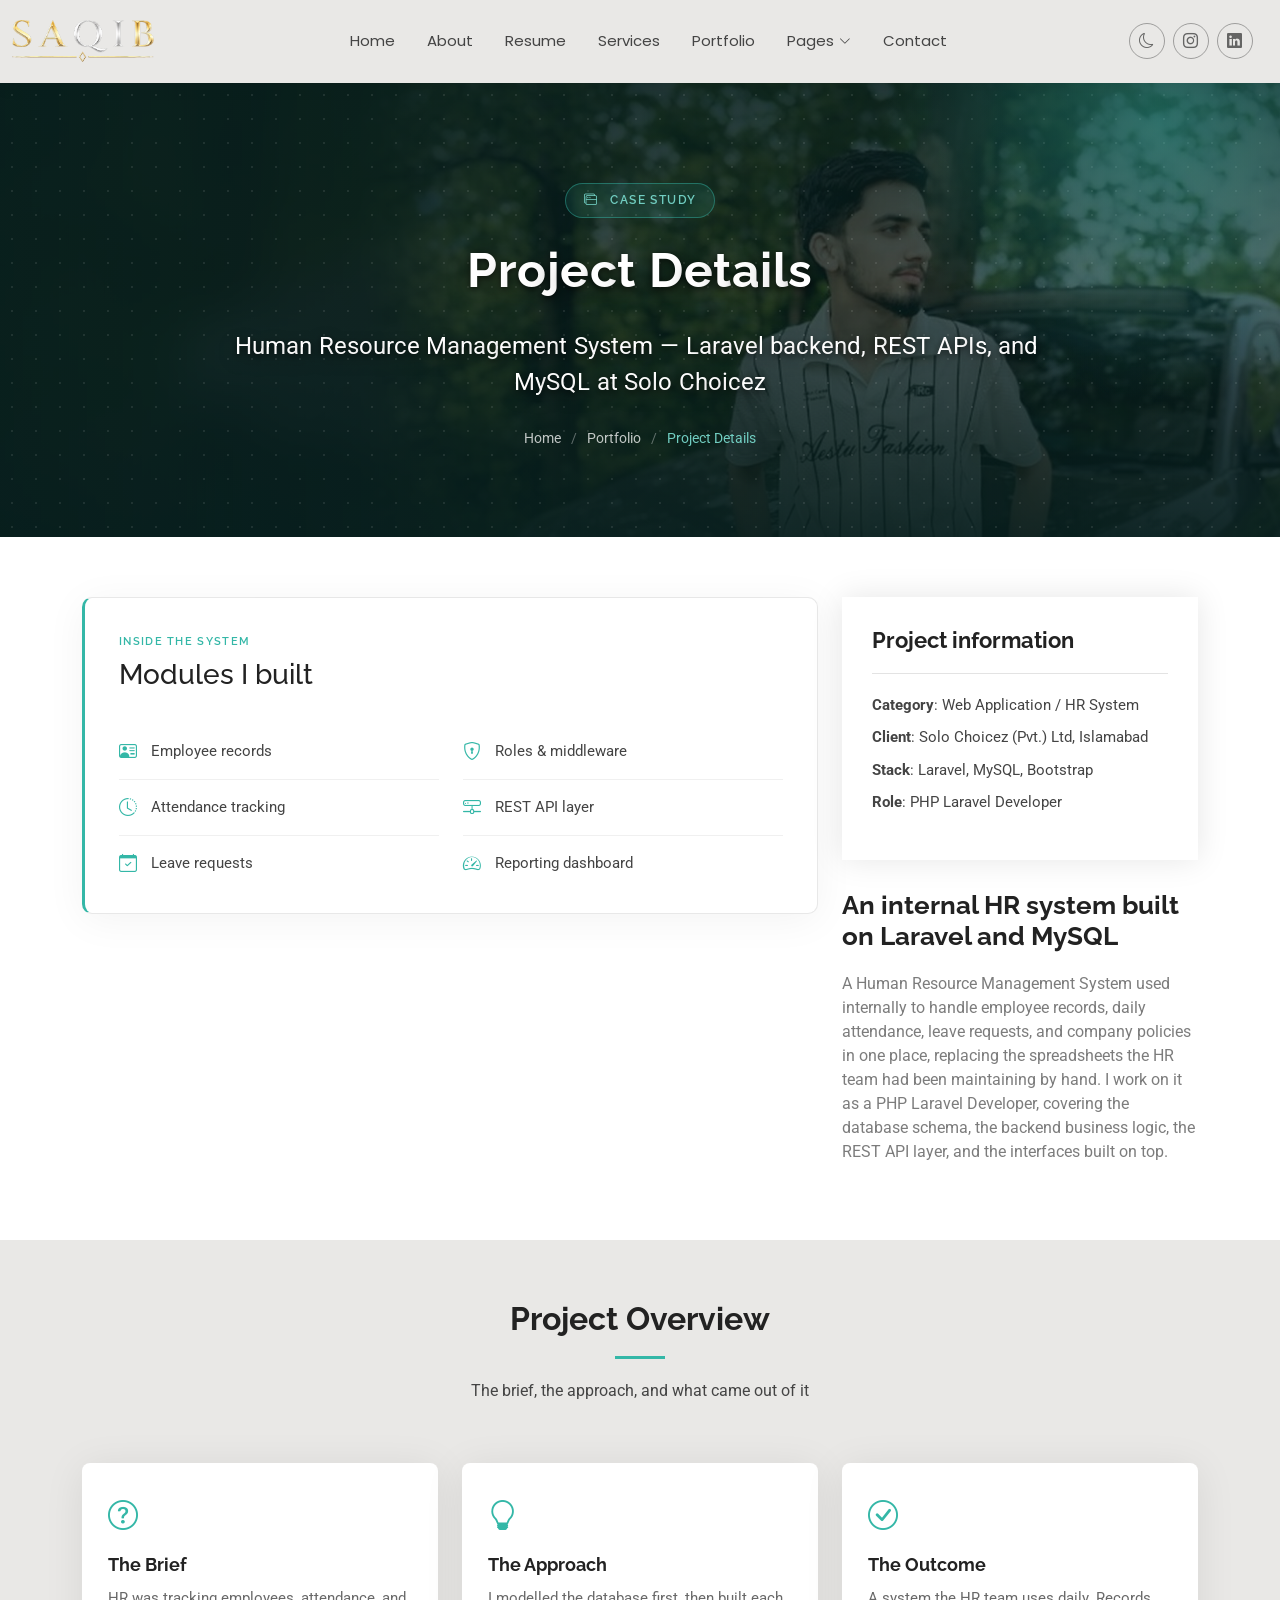
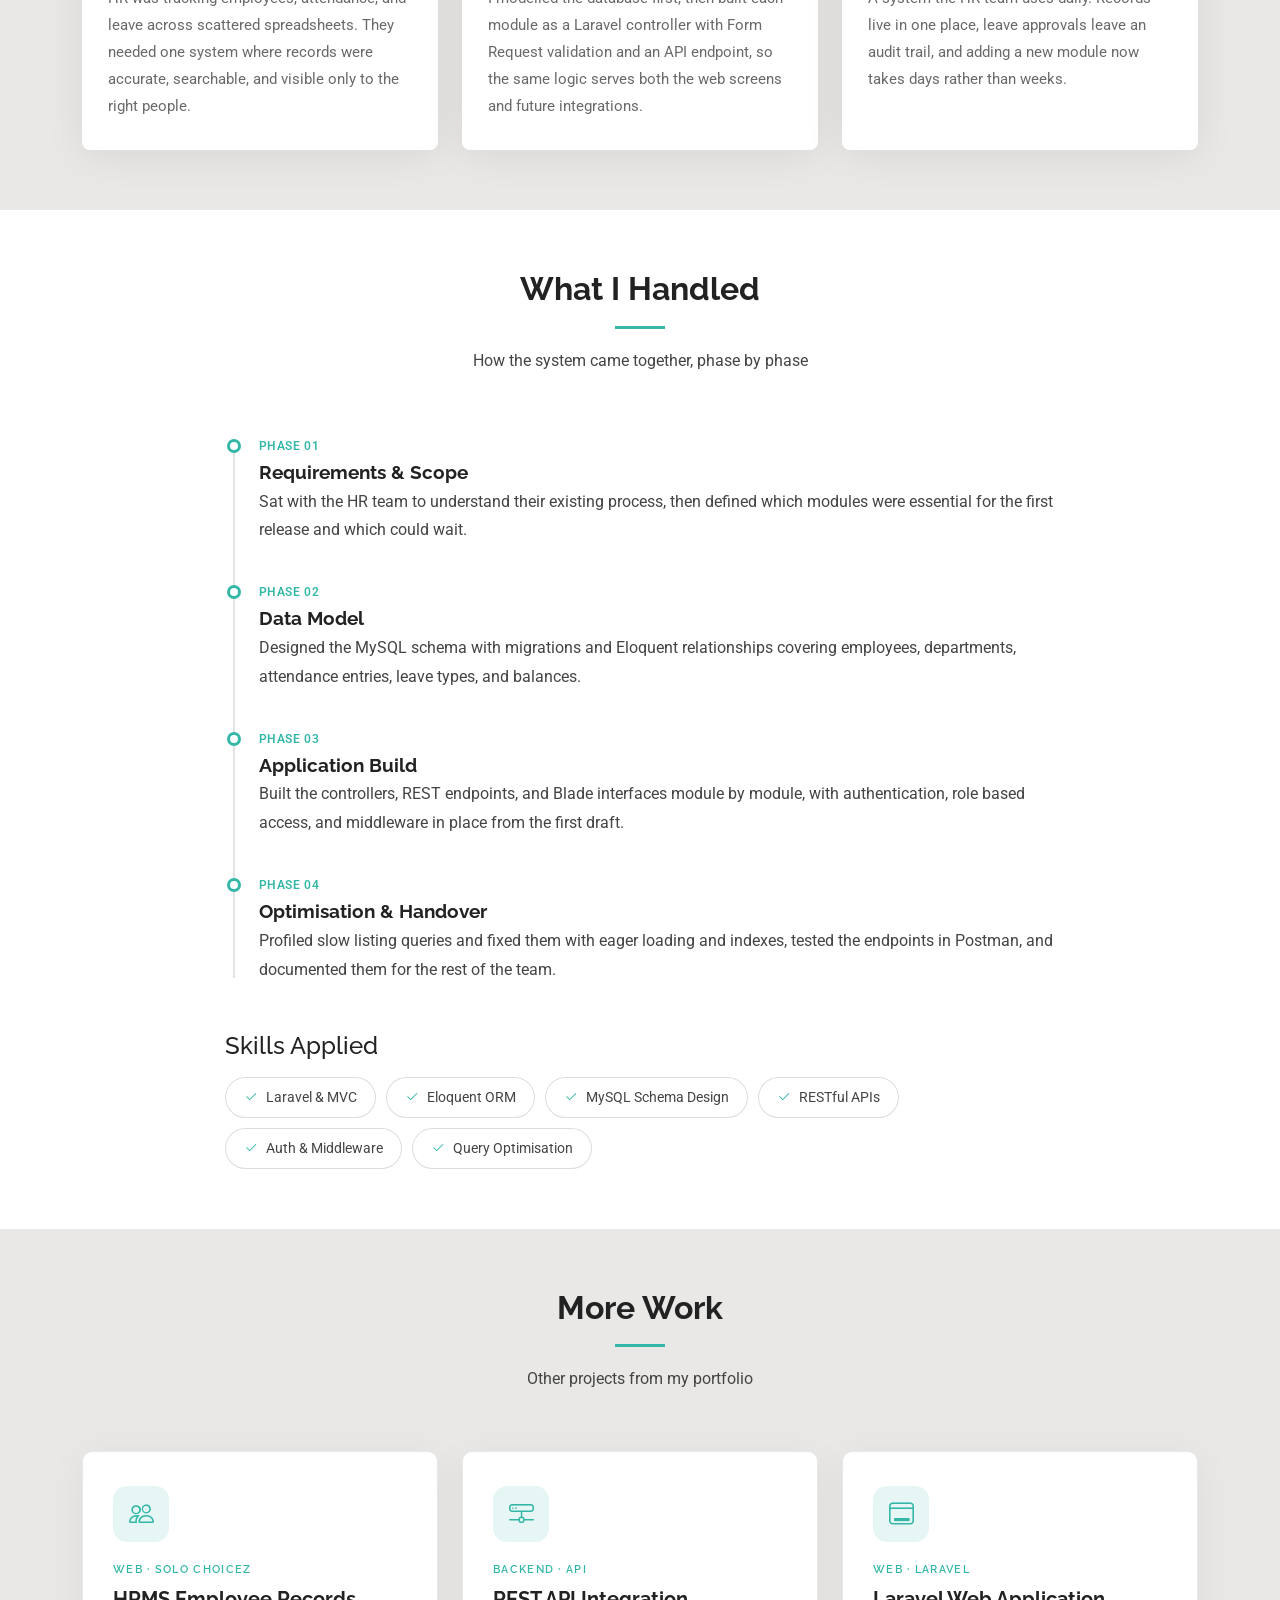
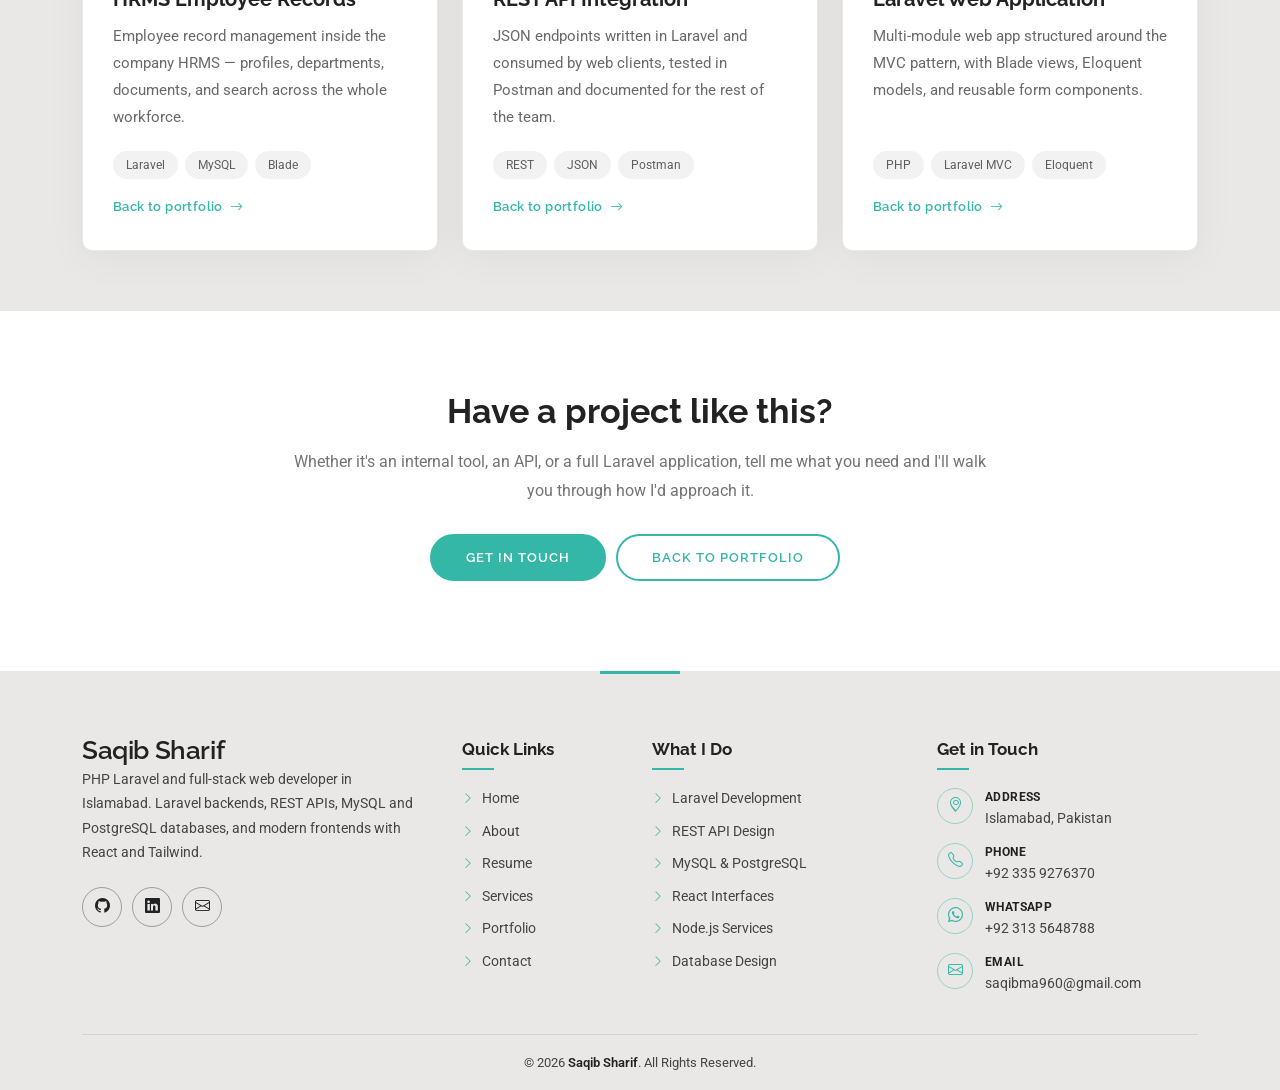
<file: portfolio-details.html>
<!DOCTYPE html>
<html lang="en">

<head>
  <meta charset="utf-8">
  <meta content="width=device-width, initial-scale=1.0" name="viewport">
  <title>Portfolio Details - Saqib Sharif</title>
  <meta name="description" content="Case study of the Human Resource Management System built by Saqib Sharif with Laravel and MySQL.">
  <meta name="keywords" content="Saqib Sharif, HRMS, Laravel, case study, REST API, MySQL">

  <!-- Favicons -->
  <link href="assets/img/favicon.png" rel="icon">
  <link href="assets/img/apple-touch-icon.png" rel="apple-touch-icon">

  <!-- Fonts -->
  <link href="https://fonts.googleapis.com" rel="preconnect">
  <link href="https://fonts.gstatic.com" rel="preconnect" crossorigin>
  <link href="https://fonts.googleapis.com/css2?family=Roboto:ital,wght@0,100;0,300;0,400;0,500;0,700;0,900;1,100;1,300;1,400;1,500;1,700;1,900&family=Poppins:ital,wght@0,100;0,200;0,300;0,400;0,500;0,600;0,700;0,800;0,900;1,100;1,200;1,300;1,400;1,500;1,600;1,700;1,800;1,900&family=Raleway:ital,wght@0,100;0,200;0,300;0,400;0,500;0,600;0,700;0,800;0,900;1,100;1,200;1,300;1,400;1,500;1,600;1,700;1,800;1,900&display=swap" rel="stylesheet">

  <!-- Vendor CSS Files -->
  <link href="assets/vendor/bootstrap/css/bootstrap.min.css" rel="stylesheet">
  <link href="assets/vendor/bootstrap-icons/bootstrap-icons.css" rel="stylesheet">
  <link href="assets/vendor/aos/aos.css" rel="stylesheet">
  <link href="assets/vendor/swiper/swiper-bundle.min.css" rel="stylesheet">
  <link href="assets/vendor/glightbox/css/glightbox.min.css" rel="stylesheet">

  <!-- Main CSS File -->
  <link href="assets/css/main.css" rel="stylesheet">
  <script>
    (function () {
      try {
        if (localStorage.getItem('site-theme') === 'dark') {
          document.documentElement.classList.add('dark-theme');
        }
        localStorage.removeItem('site-theme-color');
      } catch (e) {}
    })();
  </script>

  <!-- =======================================================
  * Template Name: Kelly
  * Template URL: https://bootstrapmade.com/kelly-free-bootstrap-cv-resume-html-template/
  * Updated: Aug 07 2024 with Bootstrap v5.3.3
  * Author: BootstrapMade.com
  * License: https://bootstrapmade.com/license/
  ======================================================== -->
</head>

<body class="portfolio-details-page">

  <header id="header" class="header d-flex align-items-center light-background sticky-top">
    <div class="container-fluid position-relative d-flex align-items-center justify-content-between">

      <a href="index.html" class="logo d-flex align-items-center me-auto me-xl-0">
        <img src="assets/img/logo.png?v=5" alt="Saqib">
        <h1 class="sitename">Saqib</h1>
      </a>

      <nav id="navmenu" class="navmenu">
        <ul>
          <li><a href="index.html">Home</a></li>
          <li><a href="about.html">About</a></li>
          <li><a href="resume.html">Resume</a></li>
          <li><a href="services.html">Services</a></li>
          <li><a href="portfolio.html">Portfolio</a></li>
          <li class="dropdown"><a href="#"><span>Pages</span> <i class="bi bi-chevron-down toggle-dropdown"></i></a>
            <ul>
              <li><a href="about.html">About Me</a></li>
              <li class="dropdown"><a href="#"><span>My Work</span> <i class="bi bi-chevron-down toggle-dropdown"></i></a>
                <ul>
                  <li><a href="portfolio.html">Laravel Apps</a></li>
                  <li><a href="portfolio.html">REST APIs</a></li>
                  <li><a href="portfolio.html">HRMS Work</a></li>
                  <li><a href="services.html">Database Design</a></li>
                  <li><a href="contact.html">Hire Me</a></li>
                </ul>
              </li>
              <li><a href="resume.html">Experience</a></li>
              <li><a href="services.html">Freelance</a></li>
              <li><a href="contact.html">Get in Touch</a></li>
            </ul>
          </li>
          <li><a href="contact.html">Contact</a></li>
        </ul>
        <i class="mobile-nav-toggle d-xl-none bi bi-list"></i>
      </nav>

      <div class="header-social-links">
        <button type="button" class="theme-toggle" aria-label="Toggle light and dark theme">
          <i class="bi bi-moon icon-moon"></i>
          <i class="bi bi-sun icon-sun"></i>
        </button>
        <a href="#" class="instagram"><i class="bi bi-instagram"></i></a>
        <a href="https://www.linkedin.com/in/saqib-shareef-77601839b/" target="_blank" rel="noopener" class="linkedin"><i class="bi bi-linkedin"></i></a>
      </div>

    </div>
  </header>

  <main class="main">

    <section class="page-hero">
      <div class="container text-center">
        <span class="hero-eyebrow"><i class="bi bi-window-stack"></i> Case study</span>
        <h2 class="hero-name">Project Details</h2>
        <p class="hero-tagline">Human Resource Management System — Laravel backend, REST APIs, and MySQL at Solo Choicez</p>
        <ul class="hero-breadcrumb">
          <li><a href="index.html">Home</a></li>
          <li><a href="portfolio.html">Portfolio</a></li>
          <li class="current">Project Details</li>
        </ul>
      </div>
    </section>

    <!-- Portfolio Details Section -->
    <section id="portfolio-details" class="portfolio-details section">

      <div class="container" data-aos="fade-up" data-aos-delay="100">

        <div class="row gy-4">

          <div class="col-lg-8">
            <div class="case-panel">
              <span class="project-tag">Inside the system</span>
              <h3 class="mb-3">Modules I built</h3>
              <div class="row gy-3">
                <div class="col-md-6">
                  <ul class="module-list">
                    <li><i class="bi bi-person-vcard"></i> Employee records</li>
                    <li><i class="bi bi-clock-history"></i> Attendance tracking</li>
                    <li><i class="bi bi-calendar-check"></i> Leave requests</li>
                  </ul>
                </div>
                <div class="col-md-6">
                  <ul class="module-list">
                    <li><i class="bi bi-shield-lock"></i> Roles &amp; middleware</li>
                    <li><i class="bi bi-hdd-network"></i> REST API layer</li>
                    <li><i class="bi bi-speedometer2"></i> Reporting dashboard</li>
                  </ul>
                </div>
              </div>
            </div>
          </div>

          <div class="col-lg-4">
            <div class="portfolio-info" data-aos="fade-up" data-aos-delay="200">
              <h3>Project information</h3>
              <ul>
                <li><strong>Category</strong>: Web Application / HR System</li>
                <li><strong>Client</strong>: Solo Choicez (Pvt.) Ltd, Islamabad</li>
                <li><strong>Stack</strong>: Laravel, MySQL, Bootstrap</li>
                <li><strong>Role</strong>: PHP Laravel Developer</li>
              </ul>
            </div>
            <div class="portfolio-description" data-aos="fade-up" data-aos-delay="300">
              <h2>An internal HR system built on Laravel and MySQL</h2>
              <p>
                A Human Resource Management System used internally to handle employee records, daily attendance, leave requests, and company policies in one place, replacing the spreadsheets the HR team had been maintaining by hand. I work on it as a PHP Laravel Developer, covering the database schema, the backend business logic, the REST API layer, and the interfaces built on top.
              </p>
            </div>
          </div>

        </div>

      </div>

    </section><!-- /Portfolio Details Section -->

    <!-- Overview Section -->
    <section id="overview" class="overview section light-background">

      <div class="container section-title" data-aos="fade-up">
        <h2>Project Overview</h2>
        <p>The brief, the approach, and what came out of it</p>
      </div><!-- End Section Title -->

      <div class="container">
        <div class="row gy-4">

          <div class="col-lg-4" data-aos="fade-up" data-aos-delay="100">
            <div class="info-card">
              <i class="bi bi-question-circle"></i>
              <h4>The Brief</h4>
              <p>HR was tracking employees, attendance, and leave across scattered spreadsheets. They needed one system where records were accurate, searchable, and visible only to the right people.</p>
            </div>
          </div>

          <div class="col-lg-4" data-aos="fade-up" data-aos-delay="200">
            <div class="info-card">
              <i class="bi bi-lightbulb"></i>
              <h4>The Approach</h4>
              <p>I modelled the database first, then built each module as a Laravel controller with Form Request validation and an API endpoint, so the same logic serves both the web screens and future integrations.</p>
            </div>
          </div>

          <div class="col-lg-4" data-aos="fade-up" data-aos-delay="300">
            <div class="info-card">
              <i class="bi bi-check-circle"></i>
              <h4>The Outcome</h4>
              <p>A system the HR team uses daily. Records live in one place, leave approvals leave an audit trail, and adding a new module now takes days rather than weeks.</p>
            </div>
          </div>

        </div>
      </div>

    </section><!-- /Overview Section -->

    <!-- What I Did Section -->
    <section id="contribution" class="contribution section">

      <div class="container section-title" data-aos="fade-up">
        <h2>What I Handled</h2>
        <p>How the system came together, phase by phase</p>
      </div><!-- End Section Title -->

      <div class="container">
        <div class="row gy-4 justify-content-center">

          <div class="col-lg-9">

            <div class="timeline" data-aos="fade-up" data-aos-delay="100">

              <div class="timeline-item">
                <span class="timeline-date">Phase 01</span>
                <h4>Requirements &amp; Scope</h4>
                <p>Sat with the HR team to understand their existing process, then defined which modules were essential for the first release and which could wait.</p>
              </div>

              <div class="timeline-item">
                <span class="timeline-date">Phase 02</span>
                <h4>Data Model</h4>
                <p>Designed the MySQL schema with migrations and Eloquent relationships covering employees, departments, attendance entries, leave types, and balances.</p>
              </div>

              <div class="timeline-item">
                <span class="timeline-date">Phase 03</span>
                <h4>Application Build</h4>
                <p>Built the controllers, REST endpoints, and Blade interfaces module by module, with authentication, role based access, and middleware in place from the first draft.</p>
              </div>

              <div class="timeline-item">
                <span class="timeline-date">Phase 04</span>
                <h4>Optimisation &amp; Handover</h4>
                <p>Profiled slow listing queries and fixed them with eager loading and indexes, tested the endpoints in Postman, and documented them for the rest of the team.</p>
              </div>

            </div>

            <h4 class="mt-5 mb-3">Skills Applied</h4>
            <div class="tech-stack">
              <span class="tech-pill"><i class="bi bi-check2"></i> Laravel &amp; MVC</span>
              <span class="tech-pill"><i class="bi bi-check2"></i> Eloquent ORM</span>
              <span class="tech-pill"><i class="bi bi-check2"></i> MySQL Schema Design</span>
              <span class="tech-pill"><i class="bi bi-check2"></i> RESTful APIs</span>
              <span class="tech-pill"><i class="bi bi-check2"></i> Auth &amp; Middleware</span>
              <span class="tech-pill"><i class="bi bi-check2"></i> Query Optimisation</span>
            </div>

          </div>

        </div>
      </div>

    </section><!-- /What I Did Section -->

    <!-- Related Work Section -->
    <section id="related" class="portfolio section light-background">

      <div class="container section-title" data-aos="fade-up">
        <h2>More Work</h2>
        <p>Other projects from my portfolio</p>
      </div><!-- End Section Title -->

      <div class="container">
        <div class="row gy-4" data-aos="fade-up" data-aos-delay="100">

          <div class="col-lg-4 col-md-6">
            <div class="project-card">
              <span class="project-icon"><i class="bi bi-people"></i></span>
              <span class="project-tag">Web · Solo Choicez</span>
              <h4>HRMS Employee Records</h4>
              <p>Employee record management inside the company HRMS — profiles, departments, documents, and search across the whole workforce.</p>
              <div class="project-tech">
                <span>Laravel</span>
                <span>MySQL</span>
                <span>Blade</span>
              </div>
              <a href="portfolio.html" class="project-link">Back to portfolio <i class="bi bi-arrow-right"></i></a>
            </div>
          </div>

          <div class="col-lg-4 col-md-6">
            <div class="project-card">
              <span class="project-icon"><i class="bi bi-hdd-network"></i></span>
              <span class="project-tag">Backend · API</span>
              <h4>REST API Integration</h4>
              <p>JSON endpoints written in Laravel and consumed by web clients, tested in Postman and documented for the rest of the team.</p>
              <div class="project-tech">
                <span>REST</span>
                <span>JSON</span>
                <span>Postman</span>
              </div>
              <a href="portfolio.html" class="project-link">Back to portfolio <i class="bi bi-arrow-right"></i></a>
            </div>
          </div>

          <div class="col-lg-4 col-md-6">
            <div class="project-card">
              <span class="project-icon"><i class="bi bi-window-desktop"></i></span>
              <span class="project-tag">Web · Laravel</span>
              <h4>Laravel Web Application</h4>
              <p>Multi-module web app structured around the MVC pattern, with Blade views, Eloquent models, and reusable form components.</p>
              <div class="project-tech">
                <span>PHP</span>
                <span>Laravel MVC</span>
                <span>Eloquent</span>
              </div>
              <a href="portfolio.html" class="project-link">Back to portfolio <i class="bi bi-arrow-right"></i></a>
            </div>
          </div>

        </div>
      </div>

    </section><!-- /Related Work Section -->

    <!-- Call To Action Section -->
    <section id="contact-cta" class="contact-cta section">

      <div class="container" data-aos="fade-up">
        <div class="cta-box text-center">
          <h2>Have a project like this?</h2>
          <p>Whether it's an internal tool, an API, or a full Laravel application, tell me what you need and I'll walk you through how I'd approach it.</p>
          <div class="cta-actions">
            <a href="contact.html" class="btn-accent">Get in Touch</a>
            <a href="portfolio.html" class="btn-accent btn-accent-outline">Back to Portfolio</a>
          </div>
        </div>
      </div>

    </section><!-- /Call To Action Section -->

  </main>

  <footer id="footer" class="footer light-background">

    <div class="container">
      <div class="row gy-4 footer-top">

        <div class="col-lg-4 col-md-12">
          <div class="footer-brand">
            <h3 class="sitename">Saqib Sharif</h3>
            <p>PHP Laravel and full-stack web developer in Islamabad. Laravel backends, REST APIs, MySQL and PostgreSQL databases, and modern frontends with React and Tailwind.</p>
            <div class="social-links d-flex">
              <a href="https://github.com/saqibma960-prog" aria-label="GitHub"><i class="bi bi-github"></i></a>
              <a href="https://www.linkedin.com/in/saqib-shareef-77601839b/" target="_blank" rel="noopener" aria-label="LinkedIn"><i class="bi bi-linkedin"></i></a>
              <a href="https://mail.google.com/mail/?view=cm&amp;fs=1&amp;to=saqibma960@gmail.com" target="_blank" rel="noopener" aria-label="Email"><i class="bi bi-envelope"></i></a>
            </div>
          </div>
        </div>

        <div class="col-lg-2 col-md-4">
          <h4 class="footer-title">Quick Links</h4>
          <ul class="footer-links">
            <li><a href="index.html"><i class="bi bi-chevron-right"></i> Home</a></li>
            <li><a href="about.html"><i class="bi bi-chevron-right"></i> About</a></li>
            <li><a href="resume.html"><i class="bi bi-chevron-right"></i> Resume</a></li>
            <li><a href="services.html"><i class="bi bi-chevron-right"></i> Services</a></li>
            <li><a href="portfolio.html"><i class="bi bi-chevron-right"></i> Portfolio</a></li>
            <li><a href="contact.html"><i class="bi bi-chevron-right"></i> Contact</a></li>
          </ul>
        </div>

        <div class="col-lg-3 col-md-4">
          <h4 class="footer-title">What I Do</h4>
          <ul class="footer-links">
            <li><a href="services.html"><i class="bi bi-chevron-right"></i> Laravel Development</a></li>
            <li><a href="services.html"><i class="bi bi-chevron-right"></i> REST API Design</a></li>
            <li><a href="services.html"><i class="bi bi-chevron-right"></i> MySQL &amp; PostgreSQL</a></li>
            <li><a href="services.html"><i class="bi bi-chevron-right"></i> React Interfaces</a></li>
            <li><a href="services.html"><i class="bi bi-chevron-right"></i> Node.js Services</a></li>
            <li><a href="services.html"><i class="bi bi-chevron-right"></i> Database Design</a></li>
          </ul>
        </div>

        <div class="col-lg-3 col-md-4">
          <h4 class="footer-title">Get in Touch</h4>
          <ul class="footer-contact">
            <li>
              <span class="icon"><i class="bi bi-geo-alt"></i></span>
              <div>
                <strong>Address</strong>
                <span>Islamabad, Pakistan</span>
              </div>
            </li>
            <li>
              <span class="icon"><i class="bi bi-telephone"></i></span>
              <div>
                <strong>Phone</strong>
                <a href="tel:+923359276370">+92 335 9276370</a>
              </div>
            </li>
            <li>
              <span class="icon"><i class="bi bi-whatsapp"></i></span>
              <div>
                <strong>WhatsApp</strong>
                <a href="https://wa.me/923135648788">+92 313 5648788</a>
              </div>
            </li>
            <li>
              <span class="icon"><i class="bi bi-envelope"></i></span>
              <div>
                <strong>Email</strong>
                <a href="https://mail.google.com/mail/?view=cm&amp;fs=1&amp;to=saqibma960@gmail.com" target="_blank" rel="noopener">saqibma960@gmail.com</a>
              </div>
            </li>
          </ul>
        </div>

      </div>
      <div class="footer-bottom">
        <p>© 2026 <strong>Saqib Sharif</strong>. All Rights Reserved.</p>
      </div>
    </div>

  </footer>

  <!-- Scroll Top -->
  <a href="#" id="scroll-top" class="scroll-top d-flex align-items-center justify-content-center"><i class="bi bi-arrow-up-short"></i></a>

  <!-- Preloader -->
  <div id="preloader"></div>

  <!-- Vendor JS Files -->
  <script src="assets/vendor/bootstrap/js/bootstrap.bundle.min.js"></script>
  <script src="assets/vendor/php-email-form/validate.js"></script>
  <script src="assets/vendor/aos/aos.js"></script>
  <script src="assets/vendor/waypoints/noframework.waypoints.js"></script>
  <script src="assets/vendor/purecounter/purecounter_vanilla.js"></script>
  <script src="assets/vendor/swiper/swiper-bundle.min.js"></script>
  <script src="assets/vendor/glightbox/js/glightbox.min.js"></script>
  <script src="assets/vendor/imagesloaded/imagesloaded.pkgd.min.js"></script>
  <script src="assets/vendor/isotope-layout/isotope.pkgd.min.js"></script>

  <!-- Main JS File -->
  <script src="assets/js/main.js"></script>

</body>

</html>
</file>
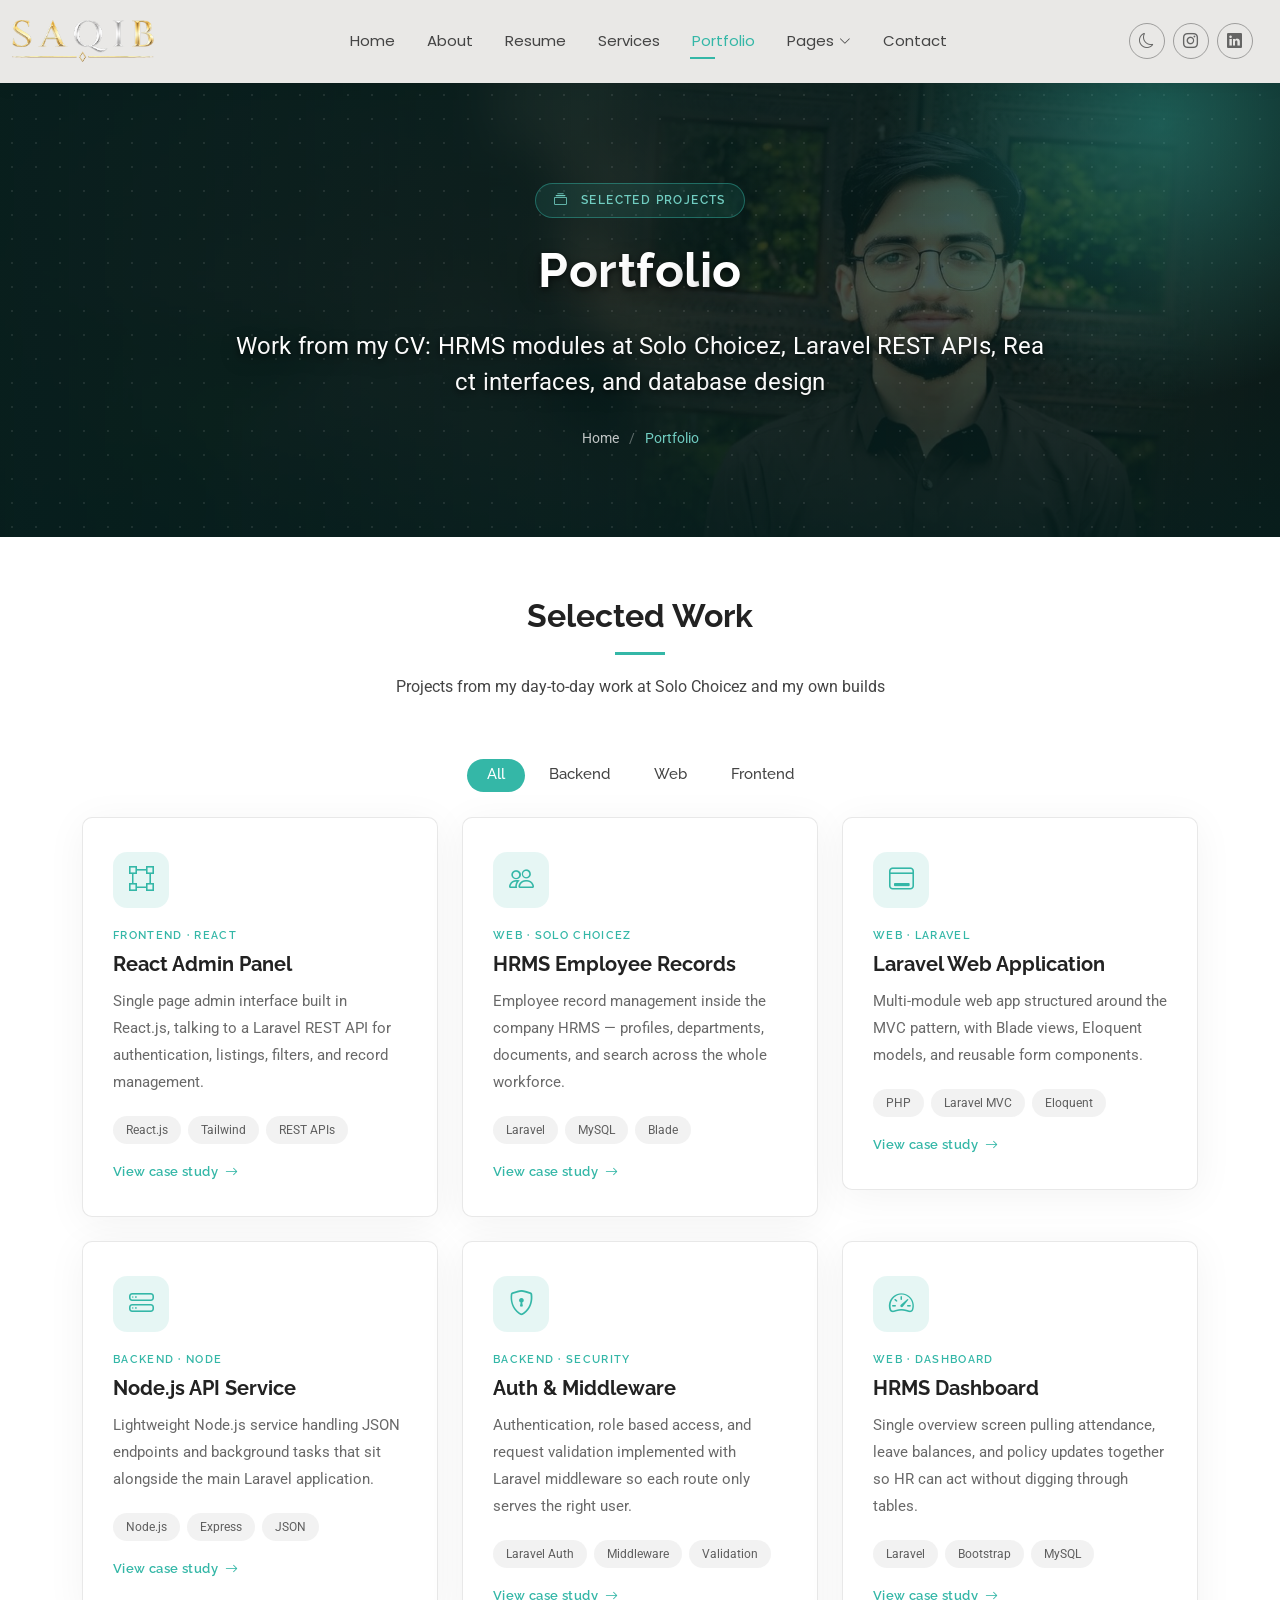
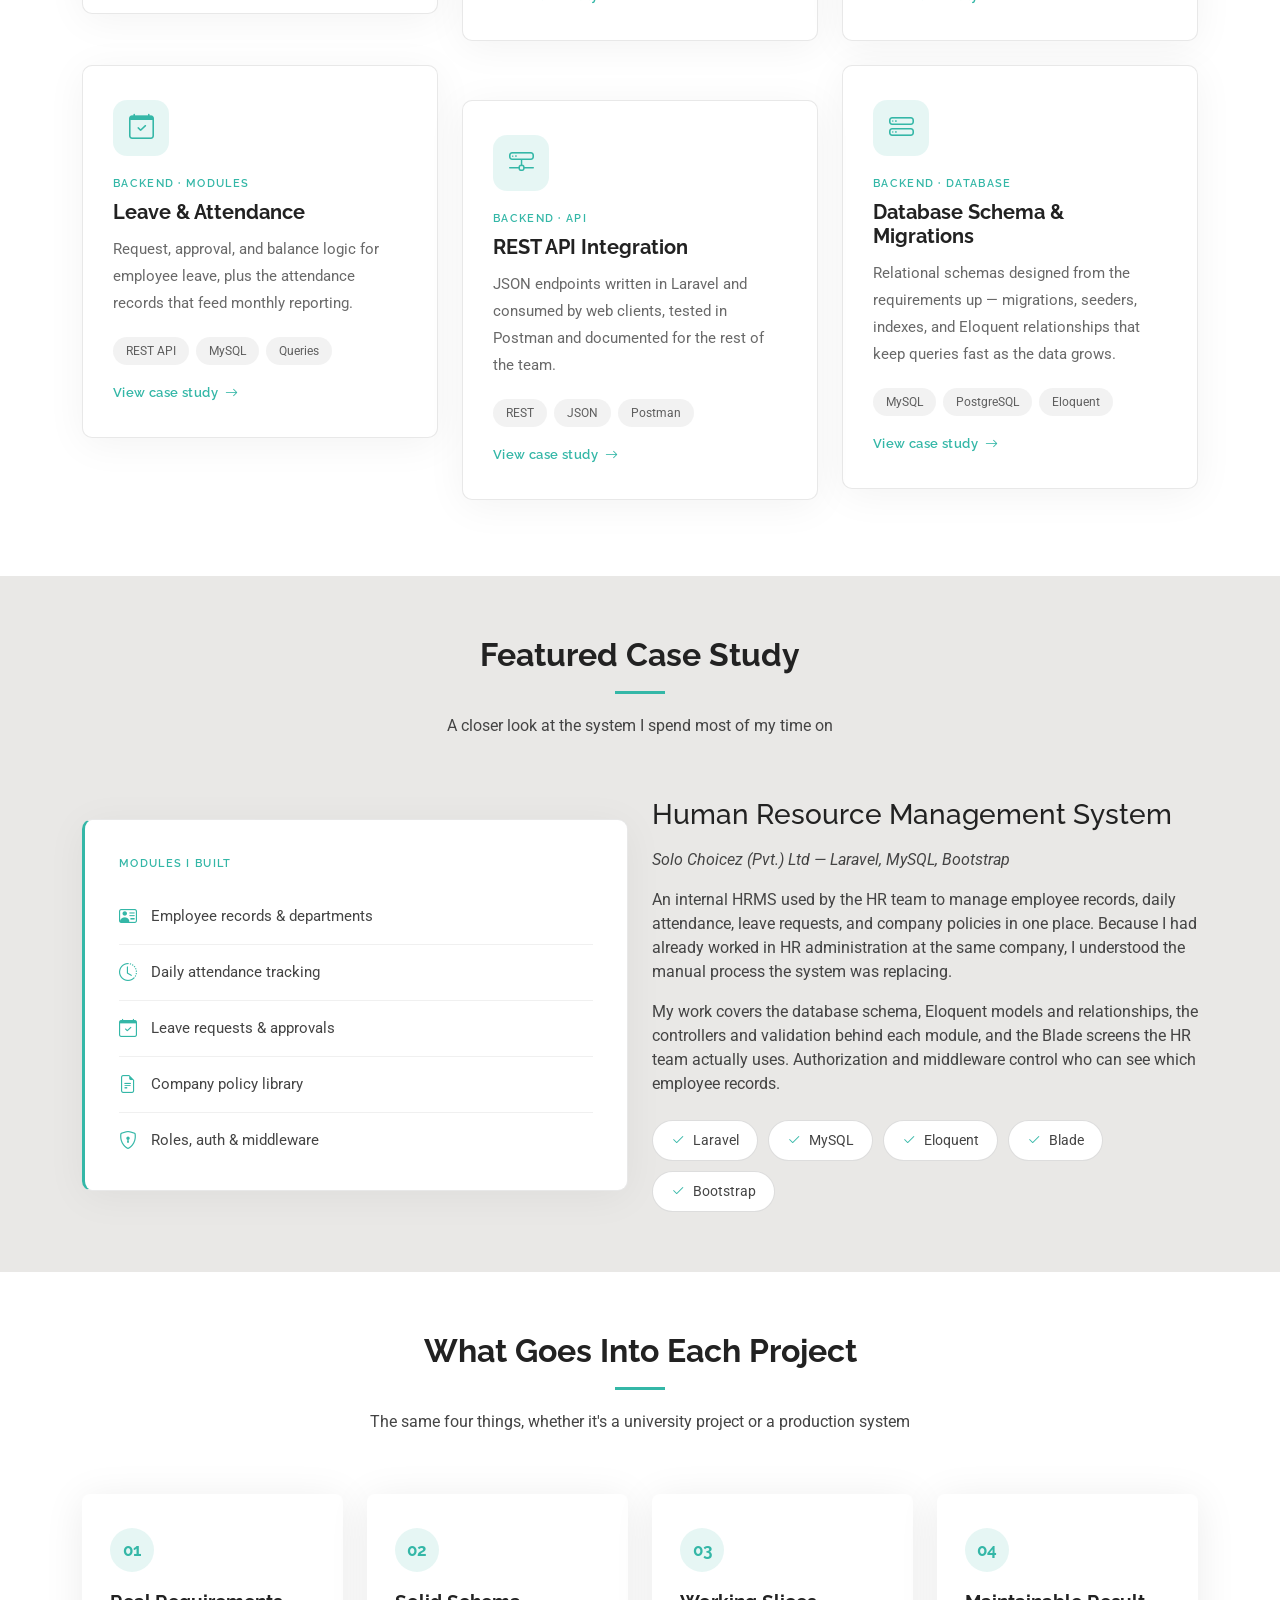
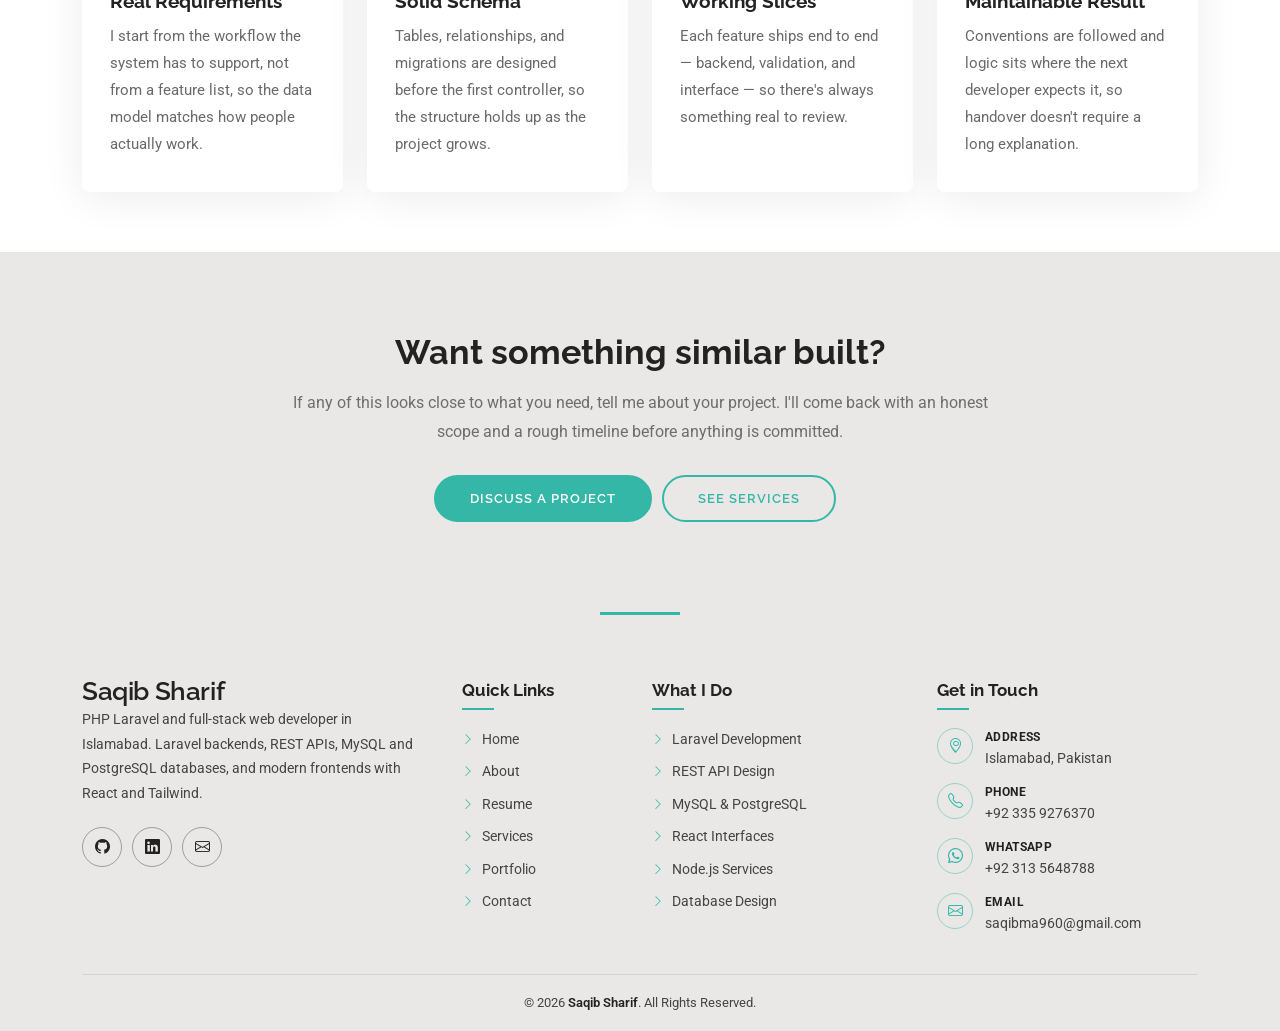
<file: portfolio.html>
<!DOCTYPE html>
<html lang="en">

<head>
  <meta charset="utf-8">
  <meta content="width=device-width, initial-scale=1.0" name="viewport">
  <title>Portfolio - Saqib Sharif</title>
  <meta name="description" content="Selected work by Saqib Sharif: HRMS modules, Laravel REST APIs, React interfaces, and database design.">
  <meta name="keywords" content="Saqib Sharif, portfolio, Laravel, HRMS, React, Node.js, PostgreSQL">

  <!-- Favicons -->
  <link href="assets/img/favicon.png" rel="icon">
  <link href="assets/img/apple-touch-icon.png" rel="apple-touch-icon">

  <!-- Fonts -->
  <link href="https://fonts.googleapis.com" rel="preconnect">
  <link href="https://fonts.gstatic.com" rel="preconnect" crossorigin>
  <link href="https://fonts.googleapis.com/css2?family=Roboto:ital,wght@0,100;0,300;0,400;0,500;0,700;0,900;1,100;1,300;1,400;1,500;1,700;1,900&family=Poppins:ital,wght@0,100;0,200;0,300;0,400;0,500;0,600;0,700;0,800;0,900;1,100;1,200;1,300;1,400;1,500;1,600;1,700;1,800;1,900&family=Raleway:ital,wght@0,100;0,200;0,300;0,400;0,500;0,600;0,700;0,800;0,900;1,100;1,200;1,300;1,400;1,500;1,600;1,700;1,800;1,900&display=swap" rel="stylesheet">

  <!-- Vendor CSS Files -->
  <link href="assets/vendor/bootstrap/css/bootstrap.min.css" rel="stylesheet">
  <link href="assets/vendor/bootstrap-icons/bootstrap-icons.css" rel="stylesheet">
  <link href="assets/vendor/aos/aos.css" rel="stylesheet">
  <link href="assets/vendor/swiper/swiper-bundle.min.css" rel="stylesheet">
  <link href="assets/vendor/glightbox/css/glightbox.min.css" rel="stylesheet">

  <!-- Main CSS File -->
  <link href="assets/css/main.css" rel="stylesheet">
  <script>
    (function () {
      try {
        if (localStorage.getItem('site-theme') === 'dark') {
          document.documentElement.classList.add('dark-theme');
        }
        localStorage.removeItem('site-theme-color');
      } catch (e) {}
    })();
  </script>

  <!-- =======================================================
  * Template Name: Kelly
  * Template URL: https://bootstrapmade.com/kelly-free-bootstrap-cv-resume-html-template/
  * Updated: Aug 07 2024 with Bootstrap v5.3.3
  * Author: BootstrapMade.com
  * License: https://bootstrapmade.com/license/
  ======================================================== -->
</head>

<body class="portfolio-page">

  <header id="header" class="header d-flex align-items-center light-background sticky-top">
    <div class="container-fluid position-relative d-flex align-items-center justify-content-between">

      <a href="index.html" class="logo d-flex align-items-center me-auto me-xl-0">
        <img src="assets/img/logo.png?v=5" alt="Saqib">
        <h1 class="sitename">Saqib</h1>
      </a>

      <nav id="navmenu" class="navmenu">
        <ul>
          <li><a href="index.html">Home</a></li>
          <li><a href="about.html">About</a></li>
          <li><a href="resume.html">Resume</a></li>
          <li><a href="services.html">Services</a></li>
          <li><a href="portfolio.html" class="active">Portfolio</a></li>
          <li class="dropdown"><a href="#"><span>Pages</span> <i class="bi bi-chevron-down toggle-dropdown"></i></a>
            <ul>
              <li><a href="about.html">About Me</a></li>
              <li class="dropdown"><a href="#"><span>My Work</span> <i class="bi bi-chevron-down toggle-dropdown"></i></a>
                <ul>
                  <li><a href="portfolio.html">Laravel Apps</a></li>
                  <li><a href="portfolio.html">REST APIs</a></li>
                  <li><a href="portfolio.html">HRMS Work</a></li>
                  <li><a href="services.html">Database Design</a></li>
                  <li><a href="contact.html">Hire Me</a></li>
                </ul>
              </li>
              <li><a href="resume.html">Experience</a></li>
              <li><a href="services.html">Freelance</a></li>
              <li><a href="contact.html">Get in Touch</a></li>
            </ul>
          </li>
          <li><a href="contact.html">Contact</a></li>
        </ul>
        <i class="mobile-nav-toggle d-xl-none bi bi-list"></i>
      </nav>

      <div class="header-social-links">
        <button type="button" class="theme-toggle" aria-label="Toggle light and dark theme">
          <i class="bi bi-moon icon-moon"></i>
          <i class="bi bi-sun icon-sun"></i>
        </button>
        <a href="#" class="instagram"><i class="bi bi-instagram"></i></a>
        <a href="https://www.linkedin.com/in/saqib-shareef-77601839b/" target="_blank" rel="noopener" class="linkedin"><i class="bi bi-linkedin"></i></a>
      </div>

    </div>
  </header>

  <main class="main">

    <section class="page-hero">
      <div class="container text-center">
        <span class="hero-eyebrow"><i class="bi bi-collection"></i> Selected projects</span>
        <h2 class="hero-name">Portfolio</h2>
        <p class="hero-tagline">Work from my CV: HRMS modules at Solo Choicez, Laravel REST APIs, React interfaces, and database design</p>
        <ul class="hero-breadcrumb">
          <li><a href="index.html">Home</a></li>
          <li class="current">Portfolio</li>
        </ul>
      </div>
    </section>

    <!-- Portfolio Section -->
    <section id="portfolio" class="portfolio section">

      <div class="container section-title" data-aos="fade-up">
        <h2>Selected Work</h2>
        <p>Projects from my day-to-day work at Solo Choicez and my own builds</p>
      </div><!-- End Section Title -->

      <div class="container">

        <div class="isotope-layout" data-default-filter="*" data-layout="masonry" data-sort="original-order">

          <ul class="portfolio-filters isotope-filters" data-aos="fade-up" data-aos-delay="100">
            <li data-filter="*" class="filter-active">All</li>
            <li data-filter=".filter-backend">Backend</li>
            <li data-filter=".filter-web">Web</li>
            <li data-filter=".filter-frontend">Frontend</li>
          </ul><!-- End Portfolio Filters -->

          <div class="row gy-4 isotope-container" data-aos="fade-up" data-aos-delay="200">

            <div class="col-lg-4 col-md-6 isotope-item filter-frontend">
              <div class="project-card">
                <span class="project-icon"><i class="bi bi-bounding-box"></i></span>
                <span class="project-tag">Frontend · React</span>
                <h4>React Admin Panel</h4>
                <p>Single page admin interface built in React.js, talking to a Laravel REST API for authentication, listings, filters, and record management.</p>
                <div class="project-tech">
                  <span>React.js</span>
                  <span>Tailwind</span>
                  <span>REST APIs</span>
                </div>
                <a href="portfolio-details.html" class="project-link">View case study <i class="bi bi-arrow-right"></i></a>
              </div>
            </div><!-- End Project Card -->

            <div class="col-lg-4 col-md-6 isotope-item filter-web">
              <div class="project-card">
                <span class="project-icon"><i class="bi bi-people"></i></span>
                <span class="project-tag">Web · Solo Choicez</span>
                <h4>HRMS Employee Records</h4>
                <p>Employee record management inside the company HRMS — profiles, departments, documents, and search across the whole workforce.</p>
                <div class="project-tech">
                  <span>Laravel</span>
                  <span>MySQL</span>
                  <span>Blade</span>
                </div>
                <a href="portfolio-details.html" class="project-link">View case study <i class="bi bi-arrow-right"></i></a>
              </div>
            </div><!-- End Project Card -->

            <div class="col-lg-4 col-md-6 isotope-item filter-web">
              <div class="project-card">
                <span class="project-icon"><i class="bi bi-window-desktop"></i></span>
                <span class="project-tag">Web · Laravel</span>
                <h4>Laravel Web Application</h4>
                <p>Multi-module web app structured around the MVC pattern, with Blade views, Eloquent models, and reusable form components.</p>
                <div class="project-tech">
                  <span>PHP</span>
                  <span>Laravel MVC</span>
                  <span>Eloquent</span>
                </div>
                <a href="portfolio-details.html" class="project-link">View case study <i class="bi bi-arrow-right"></i></a>
              </div>
            </div><!-- End Project Card -->

            <div class="col-lg-4 col-md-6 isotope-item filter-backend">
              <div class="project-card">
                <span class="project-icon"><i class="bi bi-hdd-stack"></i></span>
                <span class="project-tag">Backend · Node</span>
                <h4>Node.js API Service</h4>
                <p>Lightweight Node.js service handling JSON endpoints and background tasks that sit alongside the main Laravel application.</p>
                <div class="project-tech">
                  <span>Node.js</span>
                  <span>Express</span>
                  <span>JSON</span>
                </div>
                <a href="portfolio-details.html" class="project-link">View case study <i class="bi bi-arrow-right"></i></a>
              </div>
            </div><!-- End Project Card -->

            <div class="col-lg-4 col-md-6 isotope-item filter-backend">
              <div class="project-card">
                <span class="project-icon"><i class="bi bi-shield-lock"></i></span>
                <span class="project-tag">Backend · Security</span>
                <h4>Auth &amp; Middleware</h4>
                <p>Authentication, role based access, and request validation implemented with Laravel middleware so each route only serves the right user.</p>
                <div class="project-tech">
                  <span>Laravel Auth</span>
                  <span>Middleware</span>
                  <span>Validation</span>
                </div>
                <a href="portfolio-details.html" class="project-link">View case study <i class="bi bi-arrow-right"></i></a>
              </div>
            </div><!-- End Project Card -->

            <div class="col-lg-4 col-md-6 isotope-item filter-web">
              <div class="project-card">
                <span class="project-icon"><i class="bi bi-speedometer2"></i></span>
                <span class="project-tag">Web · Dashboard</span>
                <h4>HRMS Dashboard</h4>
                <p>Single overview screen pulling attendance, leave balances, and policy updates together so HR can act without digging through tables.</p>
                <div class="project-tech">
                  <span>Laravel</span>
                  <span>Bootstrap</span>
                  <span>MySQL</span>
                </div>
                <a href="portfolio-details.html" class="project-link">View case study <i class="bi bi-arrow-right"></i></a>
              </div>
            </div><!-- End Project Card -->

            <div class="col-lg-4 col-md-6 isotope-item filter-backend">
              <div class="project-card">
                <span class="project-icon"><i class="bi bi-calendar-check"></i></span>
                <span class="project-tag">Backend · Modules</span>
                <h4>Leave &amp; Attendance</h4>
                <p>Request, approval, and balance logic for employee leave, plus the attendance records that feed monthly reporting.</p>
                <div class="project-tech">
                  <span>REST API</span>
                  <span>MySQL</span>
                  <span>Queries</span>
                </div>
                <a href="portfolio-details.html" class="project-link">View case study <i class="bi bi-arrow-right"></i></a>
              </div>
            </div><!-- End Project Card -->

            <div class="col-lg-4 col-md-6 isotope-item filter-backend">
              <div class="project-card">
                <span class="project-icon"><i class="bi bi-hdd-stack"></i></span>
                <span class="project-tag">Backend · Database</span>
                <h4>Database Schema &amp; Migrations</h4>
                <p>Relational schemas designed from the requirements up — migrations, seeders, indexes, and Eloquent relationships that keep queries fast as the data grows.</p>
                <div class="project-tech">
                  <span>MySQL</span>
                  <span>PostgreSQL</span>
                  <span>Eloquent</span>
                </div>
                <a href="portfolio-details.html" class="project-link">View case study <i class="bi bi-arrow-right"></i></a>
              </div>
            </div><!-- End Project Card -->

            <div class="col-lg-4 col-md-6 isotope-item filter-backend">
              <div class="project-card">
                <span class="project-icon"><i class="bi bi-hdd-network"></i></span>
                <span class="project-tag">Backend · API</span>
                <h4>REST API Integration</h4>
                <p>JSON endpoints written in Laravel and consumed by web clients, tested in Postman and documented for the rest of the team.</p>
                <div class="project-tech">
                  <span>REST</span>
                  <span>JSON</span>
                  <span>Postman</span>
                </div>
                <a href="portfolio-details.html" class="project-link">View case study <i class="bi bi-arrow-right"></i></a>
              </div>
            </div><!-- End Project Card -->

          </div><!-- End Portfolio Container -->

        </div>

      </div>

    </section><!-- /Portfolio Section -->

    <!-- Case Study Section -->
    <section id="case-study" class="case-study section light-background">

      <div class="container section-title" data-aos="fade-up">
        <h2>Featured Case Study</h2>
        <p>A closer look at the system I spend most of my time on</p>
      </div><!-- End Section Title -->

      <div class="container" data-aos="fade-up" data-aos-delay="100">
        <div class="row gy-4 align-items-center">

          <div class="col-lg-6">
            <div class="case-panel">
              <span class="project-tag">Modules I built</span>
              <ul class="module-list">
                <li><i class="bi bi-person-vcard"></i> Employee records &amp; departments</li>
                <li><i class="bi bi-clock-history"></i> Daily attendance tracking</li>
                <li><i class="bi bi-calendar-check"></i> Leave requests &amp; approvals</li>
                <li><i class="bi bi-file-earmark-text"></i> Company policy library</li>
                <li><i class="bi bi-shield-lock"></i> Roles, auth &amp; middleware</li>
              </ul>
            </div>
          </div>

          <div class="col-lg-6">
            <h3 class="mb-3">Human Resource Management System</h3>
            <p><em>Solo Choicez (Pvt.) Ltd — Laravel, MySQL, Bootstrap</em></p>
            <p>
              An internal HRMS used by the HR team to manage employee records, daily attendance, leave requests, and company policies in one place. Because I had already worked in HR administration at the same company, I understood the manual process the system was replacing.
            </p>
            <p>
              My work covers the database schema, Eloquent models and relationships, the controllers and validation behind each module, and the Blade screens the HR team actually uses. Authorization and middleware control who can see which employee records.
            </p>
            <div class="tech-stack mt-4">
              <span class="tech-pill"><i class="bi bi-check2"></i> Laravel</span>
              <span class="tech-pill"><i class="bi bi-check2"></i> MySQL</span>
              <span class="tech-pill"><i class="bi bi-check2"></i> Eloquent</span>
              <span class="tech-pill"><i class="bi bi-check2"></i> Blade</span>
              <span class="tech-pill"><i class="bi bi-check2"></i> Bootstrap</span>
            </div>
          </div>

        </div>
      </div>

    </section><!-- /Case Study Section -->

    <!-- Approach Section -->
    <section id="approach" class="approach section">

      <div class="container section-title" data-aos="fade-up">
        <h2>What Goes Into Each Project</h2>
        <p>The same four things, whether it's a university project or a production system</p>
      </div><!-- End Section Title -->

      <div class="container">
        <div class="row gy-4">

          <div class="col-lg-3 col-md-6" data-aos="fade-up" data-aos-delay="100">
            <div class="step-card">
              <span class="step-number">01</span>
              <h4>Real Requirements</h4>
              <p>I start from the workflow the system has to support, not from a feature list, so the data model matches how people actually work.</p>
            </div>
          </div>

          <div class="col-lg-3 col-md-6" data-aos="fade-up" data-aos-delay="200">
            <div class="step-card">
              <span class="step-number">02</span>
              <h4>Solid Schema</h4>
              <p>Tables, relationships, and migrations are designed before the first controller, so the structure holds up as the project grows.</p>
            </div>
          </div>

          <div class="col-lg-3 col-md-6" data-aos="fade-up" data-aos-delay="300">
            <div class="step-card">
              <span class="step-number">03</span>
              <h4>Working Slices</h4>
              <p>Each feature ships end to end — backend, validation, and interface — so there's always something real to review.</p>
            </div>
          </div>

          <div class="col-lg-3 col-md-6" data-aos="fade-up" data-aos-delay="400">
            <div class="step-card">
              <span class="step-number">04</span>
              <h4>Maintainable Result</h4>
              <p>Conventions are followed and logic sits where the next developer expects it, so handover doesn't require a long explanation.</p>
            </div>
          </div>

        </div>
      </div>

    </section><!-- /Approach Section -->

    <!-- Call To Action Section -->
    <section id="contact-cta" class="contact-cta section light-background">

      <div class="container" data-aos="fade-up">
        <div class="cta-box text-center">
          <h2>Want something similar built?</h2>
          <p>If any of this looks close to what you need, tell me about your project. I'll come back with an honest scope and a rough timeline before anything is committed.</p>
          <div class="cta-actions">
            <a href="contact.html" class="btn-accent">Discuss a Project</a>
            <a href="services.html" class="btn-accent btn-accent-outline">See Services</a>
          </div>
        </div>
      </div>

    </section><!-- /Call To Action Section -->

  </main>

  <footer id="footer" class="footer light-background">

    <div class="container">
      <div class="row gy-4 footer-top">

        <div class="col-lg-4 col-md-12">
          <div class="footer-brand">
            <h3 class="sitename">Saqib Sharif</h3>
            <p>PHP Laravel and full-stack web developer in Islamabad. Laravel backends, REST APIs, MySQL and PostgreSQL databases, and modern frontends with React and Tailwind.</p>
            <div class="social-links d-flex">
              <a href="https://github.com/saqibma960-prog" aria-label="GitHub"><i class="bi bi-github"></i></a>
              <a href="https://www.linkedin.com/in/saqib-shareef-77601839b/" target="_blank" rel="noopener" aria-label="LinkedIn"><i class="bi bi-linkedin"></i></a>
              <a href="https://mail.google.com/mail/?view=cm&amp;fs=1&amp;to=saqibma960@gmail.com" target="_blank" rel="noopener" aria-label="Email"><i class="bi bi-envelope"></i></a>
            </div>
          </div>
        </div>

        <div class="col-lg-2 col-md-4">
          <h4 class="footer-title">Quick Links</h4>
          <ul class="footer-links">
            <li><a href="index.html"><i class="bi bi-chevron-right"></i> Home</a></li>
            <li><a href="about.html"><i class="bi bi-chevron-right"></i> About</a></li>
            <li><a href="resume.html"><i class="bi bi-chevron-right"></i> Resume</a></li>
            <li><a href="services.html"><i class="bi bi-chevron-right"></i> Services</a></li>
            <li><a href="portfolio.html"><i class="bi bi-chevron-right"></i> Portfolio</a></li>
            <li><a href="contact.html"><i class="bi bi-chevron-right"></i> Contact</a></li>
          </ul>
        </div>

        <div class="col-lg-3 col-md-4">
          <h4 class="footer-title">What I Do</h4>
          <ul class="footer-links">
            <li><a href="services.html"><i class="bi bi-chevron-right"></i> Laravel Development</a></li>
            <li><a href="services.html"><i class="bi bi-chevron-right"></i> REST API Design</a></li>
            <li><a href="services.html"><i class="bi bi-chevron-right"></i> MySQL &amp; PostgreSQL</a></li>
            <li><a href="services.html"><i class="bi bi-chevron-right"></i> React Interfaces</a></li>
            <li><a href="services.html"><i class="bi bi-chevron-right"></i> Node.js Services</a></li>
            <li><a href="services.html"><i class="bi bi-chevron-right"></i> Database Design</a></li>
          </ul>
        </div>

        <div class="col-lg-3 col-md-4">
          <h4 class="footer-title">Get in Touch</h4>
          <ul class="footer-contact">
            <li>
              <span class="icon"><i class="bi bi-geo-alt"></i></span>
              <div>
                <strong>Address</strong>
                <span>Islamabad, Pakistan</span>
              </div>
            </li>
            <li>
              <span class="icon"><i class="bi bi-telephone"></i></span>
              <div>
                <strong>Phone</strong>
                <a href="tel:+923359276370">+92 335 9276370</a>
              </div>
            </li>
            <li>
              <span class="icon"><i class="bi bi-whatsapp"></i></span>
              <div>
                <strong>WhatsApp</strong>
                <a href="https://wa.me/923135648788">+92 313 5648788</a>
              </div>
            </li>
            <li>
              <span class="icon"><i class="bi bi-envelope"></i></span>
              <div>
                <strong>Email</strong>
                <a href="https://mail.google.com/mail/?view=cm&amp;fs=1&amp;to=saqibma960@gmail.com" target="_blank" rel="noopener">saqibma960@gmail.com</a>
              </div>
            </li>
          </ul>
        </div>

      </div>
      <div class="footer-bottom">
        <p>© 2026 <strong>Saqib Sharif</strong>. All Rights Reserved.</p>
      </div>
    </div>

  </footer>

  <!-- Scroll Top -->
  <a href="#" id="scroll-top" class="scroll-top d-flex align-items-center justify-content-center"><i class="bi bi-arrow-up-short"></i></a>

  <!-- Preloader -->
  <div id="preloader"></div>

  <!-- Vendor JS Files -->
  <script src="assets/vendor/bootstrap/js/bootstrap.bundle.min.js"></script>
  <script src="assets/vendor/php-email-form/validate.js"></script>
  <script src="assets/vendor/aos/aos.js"></script>
  <script src="assets/vendor/waypoints/noframework.waypoints.js"></script>
  <script src="assets/vendor/purecounter/purecounter_vanilla.js"></script>
  <script src="assets/vendor/swiper/swiper-bundle.min.js"></script>
  <script src="assets/vendor/glightbox/js/glightbox.min.js"></script>
  <script src="assets/vendor/imagesloaded/imagesloaded.pkgd.min.js"></script>
  <script src="assets/vendor/isotope-layout/isotope.pkgd.min.js"></script>

  <!-- Main JS File -->
  <script src="assets/js/main.js"></script>

</body>

</html>
</file>
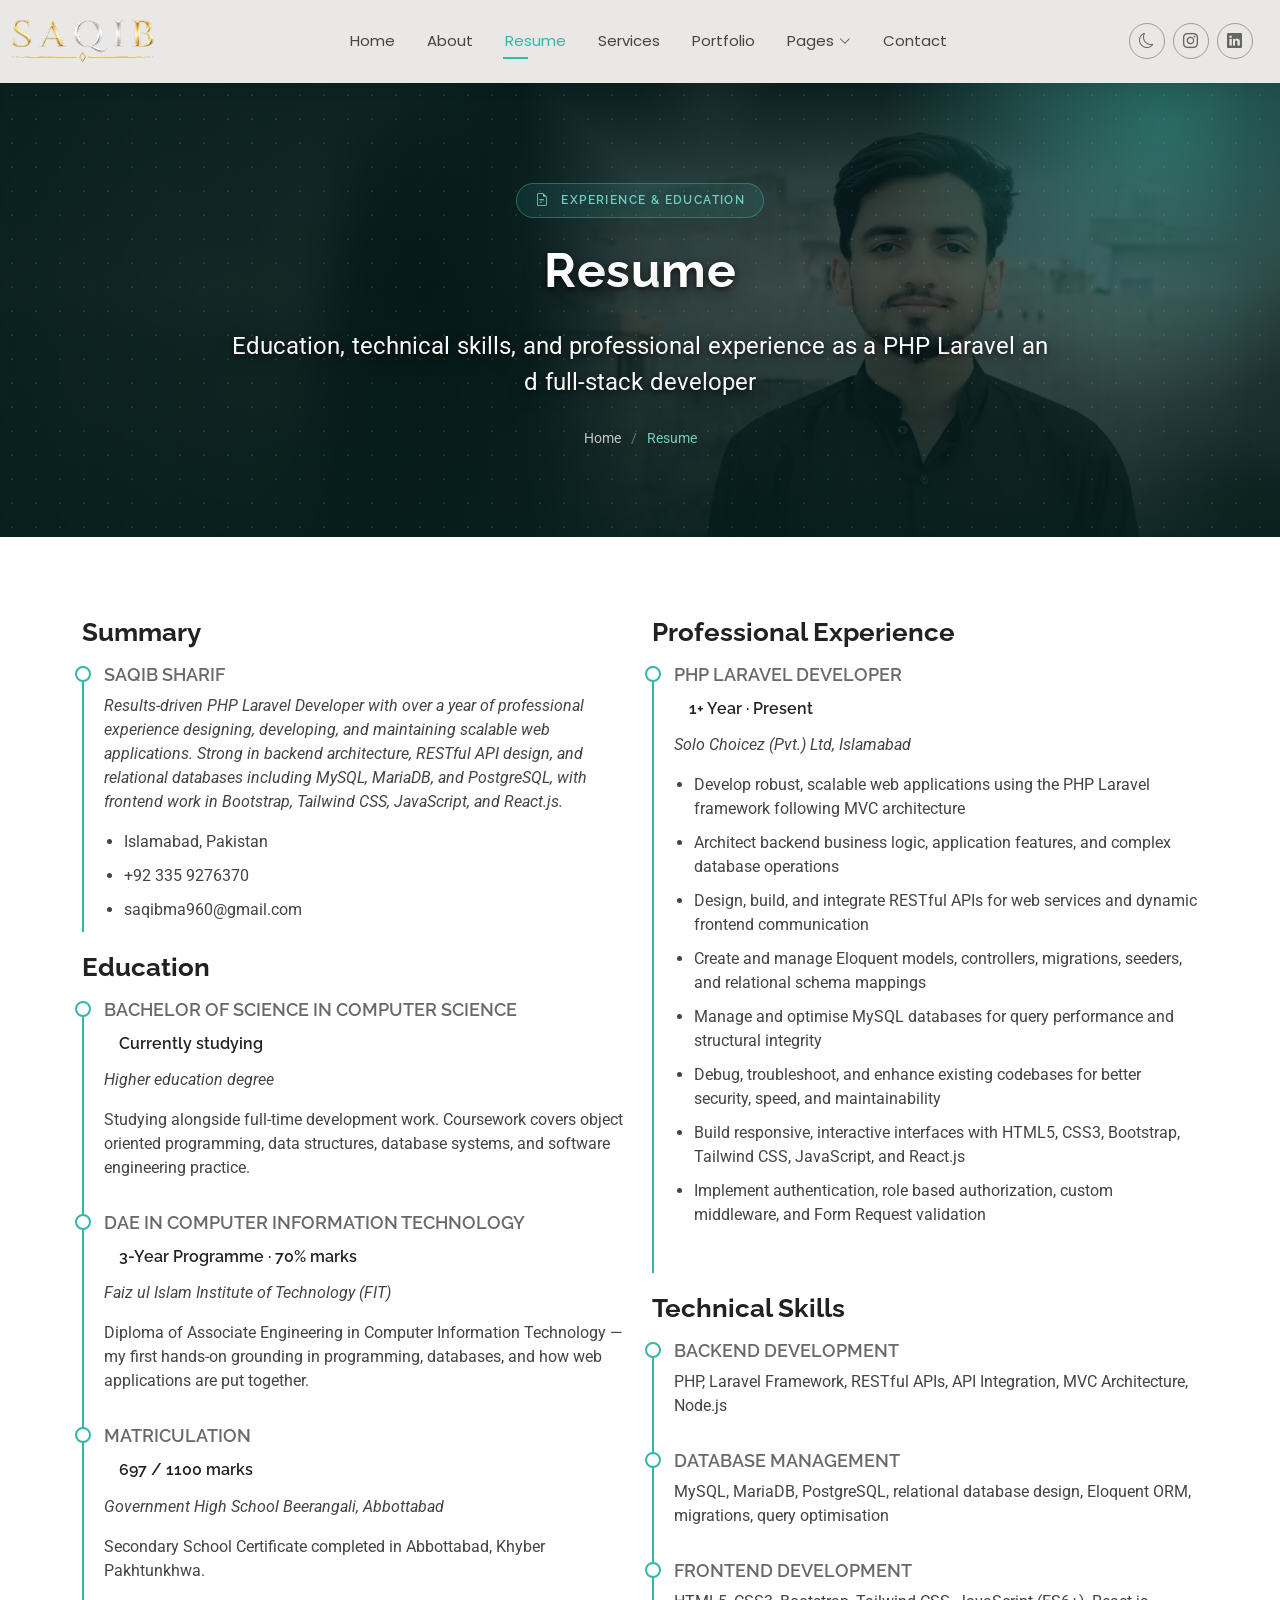
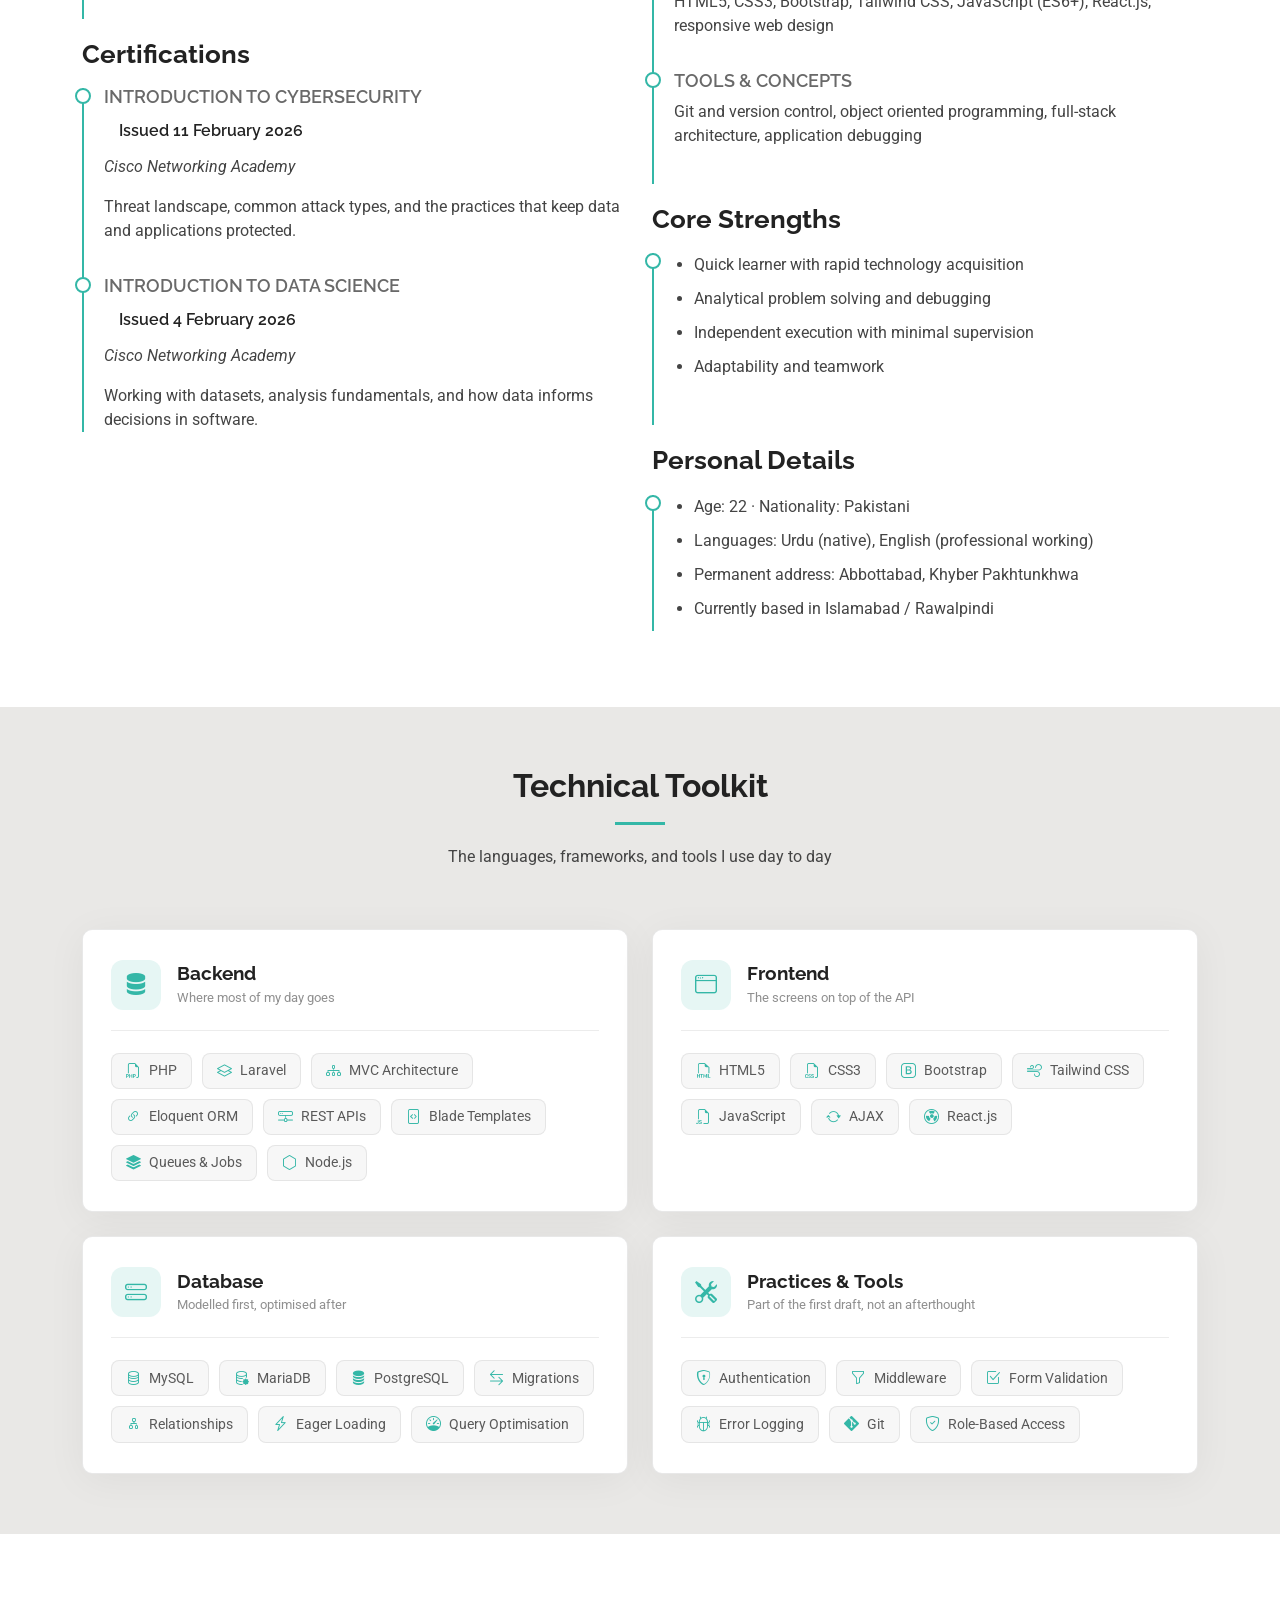
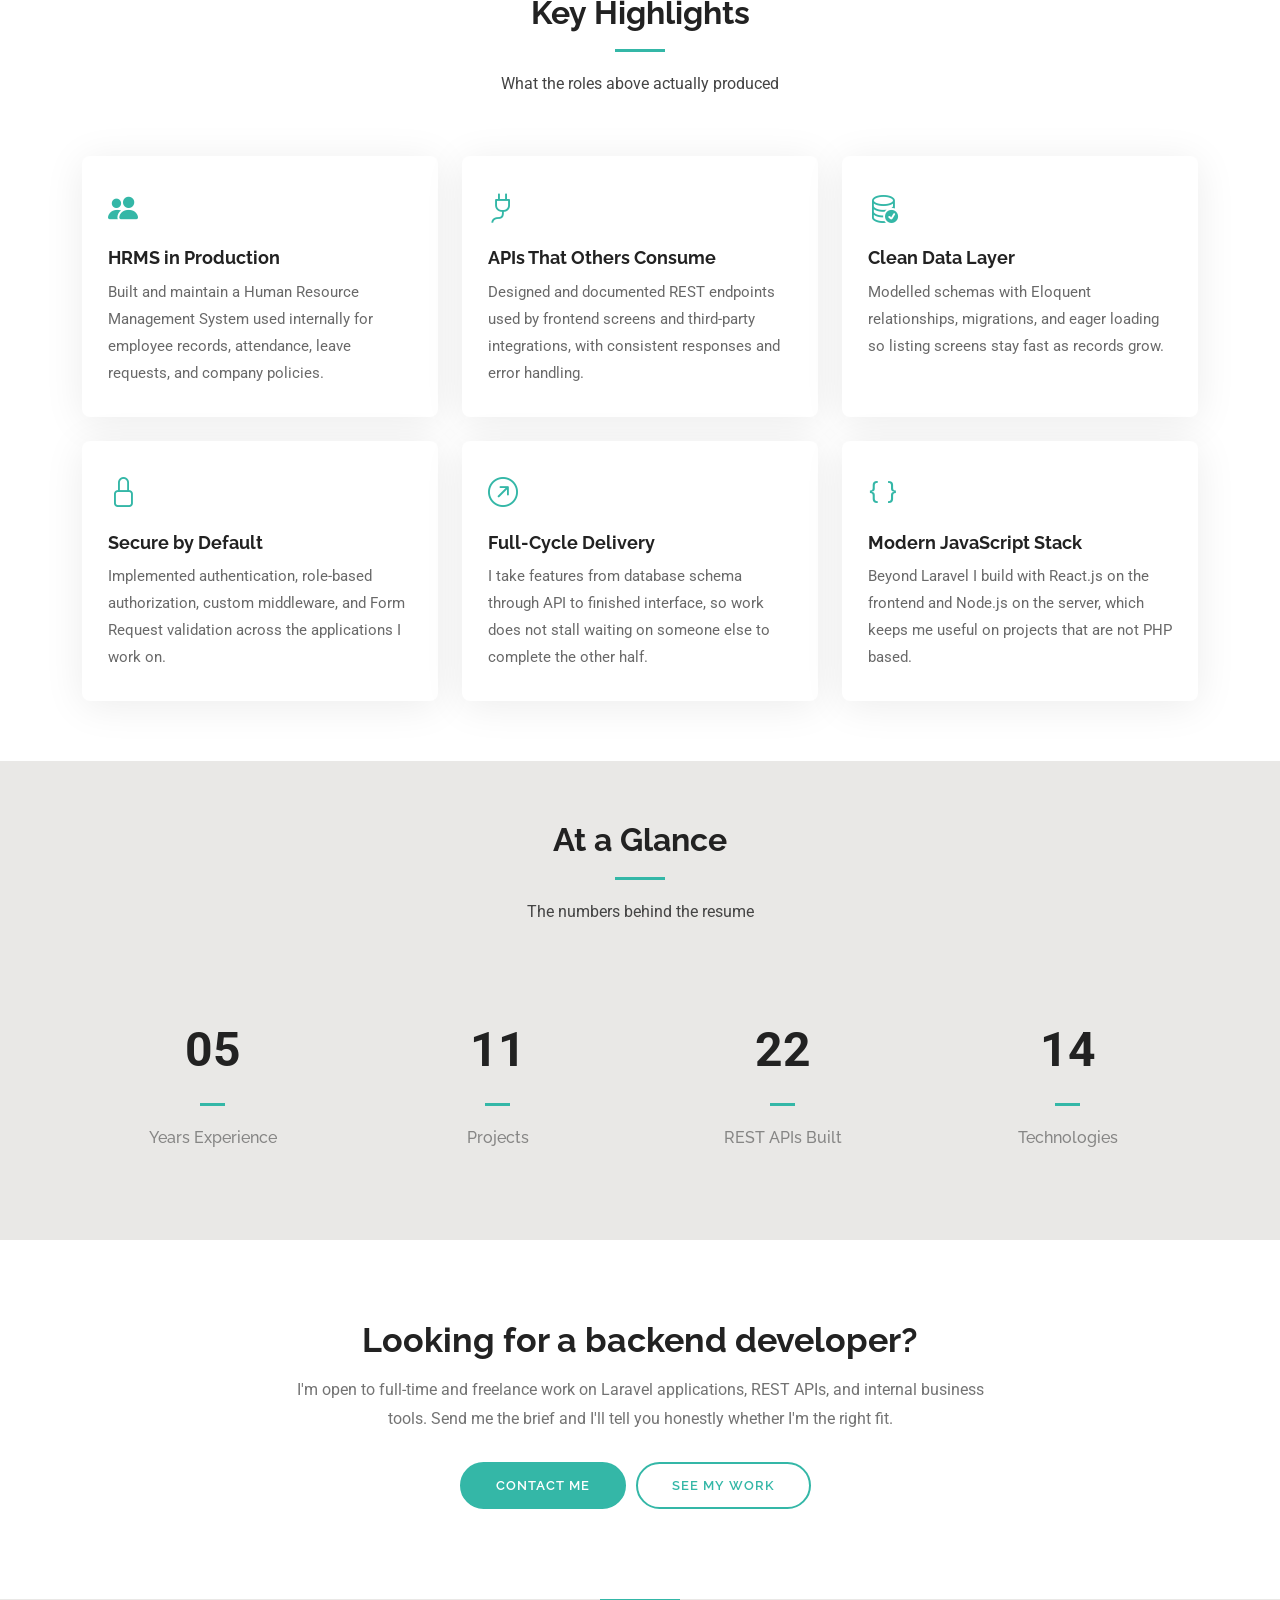
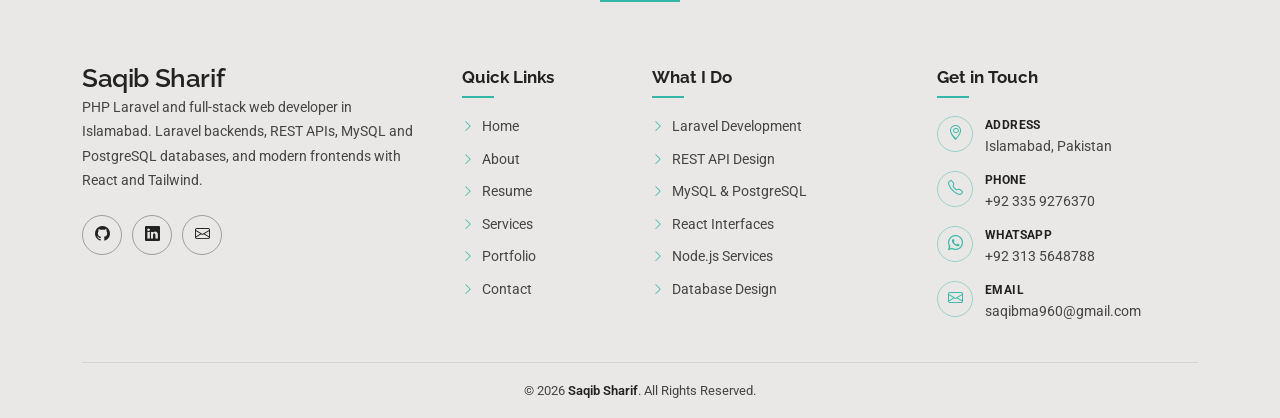
<file: resume.html>
<!DOCTYPE html>
<html lang="en">

<head>
  <meta charset="utf-8">
  <meta content="width=device-width, initial-scale=1.0" name="viewport">
  <title>Resume - Saqib Sharif</title>
  <meta name="description" content="Resume of Saqib Sharif: BS Computer Science and Laravel backend work at Solo Choicez.">
  <meta name="keywords" content="Saqib Sharif, resume, CV, Laravel, PHP, Backend Developer, Islamabad">

  <!-- Favicons -->
  <link href="assets/img/favicon.png" rel="icon">
  <link href="assets/img/apple-touch-icon.png" rel="apple-touch-icon">

  <!-- Fonts -->
  <link href="https://fonts.googleapis.com" rel="preconnect">
  <link href="https://fonts.gstatic.com" rel="preconnect" crossorigin>
  <link href="https://fonts.googleapis.com/css2?family=Roboto:ital,wght@0,100;0,300;0,400;0,500;0,700;0,900;1,100;1,300;1,400;1,500;1,700;1,900&family=Poppins:ital,wght@0,100;0,200;0,300;0,400;0,500;0,600;0,700;0,800;0,900;1,100;1,200;1,300;1,400;1,500;1,600;1,700;1,800;1,900&family=Raleway:ital,wght@0,100;0,200;0,300;0,400;0,500;0,600;0,700;0,800;0,900;1,100;1,200;1,300;1,400;1,500;1,600;1,700;1,800;1,900&display=swap" rel="stylesheet">

  <!-- Vendor CSS Files -->
  <link href="assets/vendor/bootstrap/css/bootstrap.min.css" rel="stylesheet">
  <link href="assets/vendor/bootstrap-icons/bootstrap-icons.css" rel="stylesheet">
  <link href="assets/vendor/aos/aos.css" rel="stylesheet">
  <link href="assets/vendor/swiper/swiper-bundle.min.css" rel="stylesheet">
  <link href="assets/vendor/glightbox/css/glightbox.min.css" rel="stylesheet">

  <!-- Main CSS File -->
  <link href="assets/css/main.css" rel="stylesheet">
  <script>
    (function () {
      try {
        if (localStorage.getItem('site-theme') === 'dark') {
          document.documentElement.classList.add('dark-theme');
        }
        localStorage.removeItem('site-theme-color');
      } catch (e) {}
    })();
  </script>

  <!-- =======================================================
  * Template Name: Kelly
  * Template URL: https://bootstrapmade.com/kelly-free-bootstrap-cv-resume-html-template/
  * Updated: Aug 07 2024 with Bootstrap v5.3.3
  * Author: BootstrapMade.com
  * License: https://bootstrapmade.com/license/
  ======================================================== -->
</head>

<body class="resume-page">

  <header id="header" class="header d-flex align-items-center light-background sticky-top">
    <div class="container-fluid position-relative d-flex align-items-center justify-content-between">

      <a href="index.html" class="logo d-flex align-items-center me-auto me-xl-0">
        <img src="assets/img/logo.png?v=5" alt="Saqib">
        <h1 class="sitename">Saqib</h1>
      </a>

      <nav id="navmenu" class="navmenu">
        <ul>
          <li><a href="index.html">Home</a></li>
          <li><a href="about.html">About</a></li>
          <li><a href="resume.html" class="active">Resume</a></li>
          <li><a href="services.html">Services</a></li>
          <li><a href="portfolio.html">Portfolio</a></li>
          <li class="dropdown"><a href="#"><span>Pages</span> <i class="bi bi-chevron-down toggle-dropdown"></i></a>
            <ul>
              <li><a href="about.html">About Me</a></li>
              <li class="dropdown"><a href="#"><span>My Work</span> <i class="bi bi-chevron-down toggle-dropdown"></i></a>
                <ul>
                  <li><a href="portfolio.html">Laravel Apps</a></li>
                  <li><a href="portfolio.html">REST APIs</a></li>
                  <li><a href="portfolio.html">HRMS Work</a></li>
                  <li><a href="services.html">Database Design</a></li>
                  <li><a href="contact.html">Hire Me</a></li>
                </ul>
              </li>
              <li><a href="resume.html">Experience</a></li>
              <li><a href="services.html">Freelance</a></li>
              <li><a href="contact.html">Get in Touch</a></li>
            </ul>
          </li>
          <li><a href="contact.html">Contact</a></li>
        </ul>
        <i class="mobile-nav-toggle d-xl-none bi bi-list"></i>
      </nav>

      <div class="header-social-links">
        <button type="button" class="theme-toggle" aria-label="Toggle light and dark theme">
          <i class="bi bi-moon icon-moon"></i>
          <i class="bi bi-sun icon-sun"></i>
        </button>
        <a href="#" class="instagram"><i class="bi bi-instagram"></i></a>
        <a href="https://www.linkedin.com/in/saqib-shareef-77601839b/" target="_blank" rel="noopener" class="linkedin"><i class="bi bi-linkedin"></i></a>
      </div>

    </div>
  </header>

  <main class="main">

    <section class="page-hero">
      <div class="container text-center">
        <span class="hero-eyebrow"><i class="bi bi-file-earmark-text"></i> Experience &amp; Education</span>
        <h2 class="hero-name">Resume</h2>
        <p class="hero-tagline">Education, technical skills, and professional experience as a PHP Laravel and full-stack developer</p>
        <ul class="hero-breadcrumb">
          <li><a href="index.html">Home</a></li>
          <li class="current">Resume</li>
        </ul>
      </div>
    </section>

    <!-- Resume Section -->
    <section id="resume" class="resume section">

      <div class="container">

        <div class="row">

          <div class="col-lg-6" data-aos="fade-up" data-aos-delay="100">
            <h3 class="resume-title">Summary</h3>

            <div class="resume-item pb-0">
              <h4>Saqib Sharif</h4>
              <p><em>Results-driven PHP Laravel Developer with over a year of professional experience designing, developing, and maintaining scalable web applications. Strong in backend architecture, RESTful API design, and relational databases including MySQL, MariaDB, and PostgreSQL, with frontend work in Bootstrap, Tailwind CSS, JavaScript, and React.js.</em></p>
              <ul>
                <li>Islamabad, Pakistan</li>
                <li>+92 335 9276370</li>
                <li>saqibma960@gmail.com</li>
              </ul>
            </div><!-- Edn Resume Item -->

            <h3 class="resume-title">Education</h3>
            <div class="resume-item">
              <h4>Bachelor of Science in Computer Science</h4>
              <h5>Currently studying</h5>
              <p><em>Higher education degree</em></p>
              <p>Studying alongside full-time development work. Coursework covers object oriented programming, data structures, database systems, and software engineering practice.</p>
            </div><!-- Edn Resume Item -->

            <div class="resume-item">
              <h4>DAE in Computer Information Technology</h4>
              <h5>3-Year Programme &middot; 70% marks</h5>
              <p><em>Faiz ul Islam Institute of Technology (FIT)</em></p>
              <p>Diploma of Associate Engineering in Computer Information Technology — my first hands-on grounding in programming, databases, and how web applications are put together.</p>
            </div><!-- Edn Resume Item -->

            <div class="resume-item">
              <h4>Matriculation</h4>
              <h5>697 / 1100 marks</h5>
              <p><em>Government High School Beerangali, Abbottabad</em></p>
              <p>Secondary School Certificate completed in Abbottabad, Khyber Pakhtunkhwa.</p>
            </div><!-- Edn Resume Item -->

            <h3 class="resume-title">Certifications</h3>
            <div class="resume-item">
              <h4>Introduction to Cybersecurity</h4>
              <h5>Issued 11 February 2026</h5>
              <p><em>Cisco Networking Academy</em></p>
              <p>Threat landscape, common attack types, and the practices that keep data and applications protected.</p>
            </div><!-- Edn Resume Item -->

            <div class="resume-item">
              <h4>Introduction to Data Science</h4>
              <h5>Issued 4 February 2026</h5>
              <p><em>Cisco Networking Academy</em></p>
              <p>Working with datasets, analysis fundamentals, and how data informs decisions in software.</p>
            </div><!-- Edn Resume Item -->

          </div>

          <div class="col-lg-6" data-aos="fade-up" data-aos-delay="200">
            <h3 class="resume-title">Professional Experience</h3>
            <div class="resume-item">
              <h4>PHP Laravel Developer</h4>
              <h5>1+ Year &middot; Present</h5>
              <p><em>Solo Choicez (Pvt.) Ltd, Islamabad</em></p>
              <ul>
                <li>Develop robust, scalable web applications using the PHP Laravel framework following MVC architecture</li>
                <li>Architect backend business logic, application features, and complex database operations</li>
                <li>Design, build, and integrate RESTful APIs for web services and dynamic frontend communication</li>
                <li>Create and manage Eloquent models, controllers, migrations, seeders, and relational schema mappings</li>
                <li>Manage and optimise MySQL databases for query performance and structural integrity</li>
                <li>Debug, troubleshoot, and enhance existing codebases for better security, speed, and maintainability</li>
                <li>Build responsive, interactive interfaces with HTML5, CSS3, Bootstrap, Tailwind CSS, JavaScript, and React.js</li>
                <li>Implement authentication, role based authorization, custom middleware, and Form Request validation</li>
              </ul>
            </div><!-- Edn Resume Item -->

            <h3 class="resume-title">Technical Skills</h3>
            <div class="resume-item">
              <h4>Backend Development</h4>
              <p>PHP, Laravel Framework, RESTful APIs, API Integration, MVC Architecture, Node.js</p>
            </div><!-- Edn Resume Item -->

            <div class="resume-item">
              <h4>Database Management</h4>
              <p>MySQL, MariaDB, PostgreSQL, relational database design, Eloquent ORM, migrations, query optimisation</p>
            </div><!-- Edn Resume Item -->

            <div class="resume-item">
              <h4>Frontend Development</h4>
              <p>HTML5, CSS3, Bootstrap, Tailwind CSS, JavaScript (ES6+), React.js, responsive web design</p>
            </div><!-- Edn Resume Item -->

            <div class="resume-item">
              <h4>Tools &amp; Concepts</h4>
              <p>Git and version control, object oriented programming, full-stack architecture, application debugging</p>
            </div><!-- Edn Resume Item -->

            <h3 class="resume-title">Core Strengths</h3>
            <div class="resume-item">
              <ul>
                <li>Quick learner with rapid technology acquisition</li>
                <li>Analytical problem solving and debugging</li>
                <li>Independent execution with minimal supervision</li>
                <li>Adaptability and teamwork</li>
              </ul>
            </div><!-- Edn Resume Item -->

            <h3 class="resume-title">Personal Details</h3>
            <div class="resume-item">
              <ul>
                <li>Age: 22 &middot; Nationality: Pakistani</li>
                <li>Languages: Urdu (native), English (professional working)</li>
                <li>Permanent address: Abbottabad, Khyber Pakhtunkhwa</li>
                <li>Currently based in Islamabad / Rawalpindi</li>
              </ul>
            </div><!-- Edn Resume Item -->

          </div>

        </div>

      </div>

    </section><!-- /Resume Section -->

    <!-- Toolkit Section -->
    <section id="toolkit" class="toolkit section light-background">

      <div class="container section-title" data-aos="fade-up">
        <h2>Technical Toolkit</h2>
        <p>The languages, frameworks, and tools I use day to day</p>
      </div><!-- End Section Title -->

      <div class="container">
        <div class="row gy-4">

          <div class="col-lg-6" data-aos="fade-up" data-aos-delay="100">
            <div class="toolkit-card">
              <div class="toolkit-head">
                <span class="toolkit-icon"><i class="bi bi-server"></i></span>
                <div>
                  <h4>Backend</h4>
                  <p>Where most of my day goes</p>
                </div>
              </div>
              <div class="toolkit-items">
                <span class="toolkit-item"><i class="bi bi-filetype-php"></i> PHP</span>
                <span class="toolkit-item"><i class="bi bi-layers"></i> Laravel</span>
                <span class="toolkit-item"><i class="bi bi-diagram-3"></i> MVC Architecture</span>
                <span class="toolkit-item"><i class="bi bi-link-45deg"></i> Eloquent ORM</span>
                <span class="toolkit-item"><i class="bi bi-hdd-network"></i> REST APIs</span>
                <span class="toolkit-item"><i class="bi bi-file-code"></i> Blade Templates</span>
                <span class="toolkit-item"><i class="bi bi-stack"></i> Queues &amp; Jobs</span>
                <span class="toolkit-item"><i class="bi bi-hexagon"></i> Node.js</span>
              </div>
            </div>
          </div>

          <div class="col-lg-6" data-aos="fade-up" data-aos-delay="200">
            <div class="toolkit-card">
              <div class="toolkit-head">
                <span class="toolkit-icon"><i class="bi bi-window"></i></span>
                <div>
                  <h4>Frontend</h4>
                  <p>The screens on top of the API</p>
                </div>
              </div>
              <div class="toolkit-items">
                <span class="toolkit-item"><i class="bi bi-filetype-html"></i> HTML5</span>
                <span class="toolkit-item"><i class="bi bi-filetype-css"></i> CSS3</span>
                <span class="toolkit-item"><i class="bi bi-bootstrap"></i> Bootstrap</span>
                <span class="toolkit-item"><i class="bi bi-wind"></i> Tailwind CSS</span>
                <span class="toolkit-item"><i class="bi bi-filetype-js"></i> JavaScript</span>
                <span class="toolkit-item"><i class="bi bi-arrow-repeat"></i> AJAX</span>
                <span class="toolkit-item"><i class="bi bi-radioactive"></i> React.js</span>
              </div>
            </div>
          </div>

          <div class="col-lg-6" data-aos="fade-up" data-aos-delay="300">
            <div class="toolkit-card">
              <div class="toolkit-head">
                <span class="toolkit-icon"><i class="bi bi-hdd-stack"></i></span>
                <div>
                  <h4>Database</h4>
                  <p>Modelled first, optimised after</p>
                </div>
              </div>
              <div class="toolkit-items">
                <span class="toolkit-item"><i class="bi bi-database"></i> MySQL</span>
                <span class="toolkit-item"><i class="bi bi-database-gear"></i> MariaDB</span>
                <span class="toolkit-item"><i class="bi bi-database-fill"></i> PostgreSQL</span>
                <span class="toolkit-item"><i class="bi bi-arrow-left-right"></i> Migrations</span>
                <span class="toolkit-item"><i class="bi bi-diagram-2"></i> Relationships</span>
                <span class="toolkit-item"><i class="bi bi-lightning-charge"></i> Eager Loading</span>
                <span class="toolkit-item"><i class="bi bi-speedometer"></i> Query Optimisation</span>
              </div>
            </div>
          </div>

          <div class="col-lg-6" data-aos="fade-up" data-aos-delay="400">
            <div class="toolkit-card">
              <div class="toolkit-head">
                <span class="toolkit-icon"><i class="bi bi-tools"></i></span>
                <div>
                  <h4>Practices &amp; Tools</h4>
                  <p>Part of the first draft, not an afterthought</p>
                </div>
              </div>
              <div class="toolkit-items">
                <span class="toolkit-item"><i class="bi bi-shield-lock"></i> Authentication</span>
                <span class="toolkit-item"><i class="bi bi-funnel"></i> Middleware</span>
                <span class="toolkit-item"><i class="bi bi-check2-square"></i> Form Validation</span>
                <span class="toolkit-item"><i class="bi bi-bug"></i> Error Logging</span>
                <span class="toolkit-item"><i class="bi bi-git"></i> Git</span>
                <span class="toolkit-item"><i class="bi bi-shield-check"></i> Role-Based Access</span>
              </div>
            </div>
          </div>

        </div>
      </div>

    </section><!-- /Toolkit Section -->

    <!-- Highlights Section -->
    <section id="highlights" class="highlights section">

      <div class="container section-title" data-aos="fade-up">
        <h2>Key Highlights</h2>
        <p>What the roles above actually produced</p>
      </div><!-- End Section Title -->

      <div class="container">
        <div class="row gy-4">

          <div class="col-lg-4 col-md-6" data-aos="fade-up" data-aos-delay="100">
            <div class="info-card">
              <i class="bi bi-people-fill"></i>
              <h4>HRMS in Production</h4>
              <p>Built and maintain a Human Resource Management System used internally for employee records, attendance, leave requests, and company policies.</p>
            </div>
          </div>

          <div class="col-lg-4 col-md-6" data-aos="fade-up" data-aos-delay="200">
            <div class="info-card">
              <i class="bi bi-plug"></i>
              <h4>APIs That Others Consume</h4>
              <p>Designed and documented REST endpoints used by frontend screens and third-party integrations, with consistent responses and error handling.</p>
            </div>
          </div>

          <div class="col-lg-4 col-md-6" data-aos="fade-up" data-aos-delay="300">
            <div class="info-card">
              <i class="bi bi-database-check"></i>
              <h4>Clean Data Layer</h4>
              <p>Modelled schemas with Eloquent relationships, migrations, and eager loading so listing screens stay fast as records grow.</p>
            </div>
          </div>

          <div class="col-lg-4 col-md-6" data-aos="fade-up" data-aos-delay="400">
            <div class="info-card">
              <i class="bi bi-lock"></i>
              <h4>Secure by Default</h4>
              <p>Implemented authentication, role-based authorization, custom middleware, and Form Request validation across the applications I work on.</p>
            </div>
          </div>

          <div class="col-lg-4 col-md-6" data-aos="fade-up" data-aos-delay="500">
            <div class="info-card">
              <i class="bi bi-arrow-up-right-circle"></i>
              <h4>Full-Cycle Delivery</h4>
              <p>I take features from database schema through API to finished interface, so work does not stall waiting on someone else to complete the other half.</p>
            </div>
          </div>

          <div class="col-lg-4 col-md-6" data-aos="fade-up" data-aos-delay="600">
            <div class="info-card">
              <i class="bi bi-braces"></i>
              <h4>Modern JavaScript Stack</h4>
              <p>Beyond Laravel I build with React.js on the frontend and Node.js on the server, which keeps me useful on projects that are not PHP based.</p>
            </div>
          </div>

        </div>
      </div>

    </section><!-- /Highlights Section -->

    <!-- Stats Section -->
    <section id="stats" class="stats section light-background">

      <div class="container section-title" data-aos="fade-up">
        <h2>At a Glance</h2>
        <p>The numbers behind the resume</p>
      </div><!-- End Section Title -->

      <div class="container" data-aos="fade-up" data-aos-delay="100">
        <div class="row gy-4">

          <div class="col-lg-3 col-md-6">
            <div class="stats-item text-center w-100 h-100">
              <span class="stat-count" data-start="20" data-end="1">20</span>
              <p>Years Experience</p>
            </div>
          </div>

          <div class="col-lg-3 col-md-6">
            <div class="stats-item text-center w-100 h-100">
              <span class="stat-count" data-start="25" data-end="8">25</span>
              <p>Projects</p>
            </div>
          </div>

          <div class="col-lg-3 col-md-6">
            <div class="stats-item text-center w-100 h-100">
              <span class="stat-count" data-start="30" data-end="20">30</span>
              <p>REST APIs Built</p>
            </div>
          </div>

          <div class="col-lg-3 col-md-6">
            <div class="stats-item text-center w-100 h-100">
              <span class="stat-count" data-start="25" data-end="12">25</span>
              <p>Technologies</p>
            </div>
          </div>

        </div>
      </div>

    </section><!-- /Stats Section -->

    <!-- Call To Action Section -->
    <section id="contact-cta" class="contact-cta section">

      <div class="container" data-aos="fade-up">
        <div class="cta-box text-center">
          <h2>Looking for a backend developer?</h2>
          <p>I'm open to full-time and freelance work on Laravel applications, REST APIs, and internal business tools. Send me the brief and I'll tell you honestly whether I'm the right fit.</p>
          <div class="cta-actions">
            <a href="contact.html" class="btn-accent">Contact Me</a>
            <a href="portfolio.html" class="btn-accent btn-accent-outline">See My Work</a>
          </div>
        </div>
      </div>

    </section><!-- /Call To Action Section -->

  </main>

  <footer id="footer" class="footer light-background">

    <div class="container">
      <div class="row gy-4 footer-top">

        <div class="col-lg-4 col-md-12">
          <div class="footer-brand">
            <h3 class="sitename">Saqib Sharif</h3>
            <p>PHP Laravel and full-stack web developer in Islamabad. Laravel backends, REST APIs, MySQL and PostgreSQL databases, and modern frontends with React and Tailwind.</p>
            <div class="social-links d-flex">
              <a href="https://github.com/saqibma960-prog" aria-label="GitHub"><i class="bi bi-github"></i></a>
              <a href="https://www.linkedin.com/in/saqib-shareef-77601839b/" target="_blank" rel="noopener" aria-label="LinkedIn"><i class="bi bi-linkedin"></i></a>
              <a href="https://mail.google.com/mail/?view=cm&amp;fs=1&amp;to=saqibma960@gmail.com" target="_blank" rel="noopener" aria-label="Email"><i class="bi bi-envelope"></i></a>
            </div>
          </div>
        </div>

        <div class="col-lg-2 col-md-4">
          <h4 class="footer-title">Quick Links</h4>
          <ul class="footer-links">
            <li><a href="index.html"><i class="bi bi-chevron-right"></i> Home</a></li>
            <li><a href="about.html"><i class="bi bi-chevron-right"></i> About</a></li>
            <li><a href="resume.html"><i class="bi bi-chevron-right"></i> Resume</a></li>
            <li><a href="services.html"><i class="bi bi-chevron-right"></i> Services</a></li>
            <li><a href="portfolio.html"><i class="bi bi-chevron-right"></i> Portfolio</a></li>
            <li><a href="contact.html"><i class="bi bi-chevron-right"></i> Contact</a></li>
          </ul>
        </div>

        <div class="col-lg-3 col-md-4">
          <h4 class="footer-title">What I Do</h4>
          <ul class="footer-links">
            <li><a href="services.html"><i class="bi bi-chevron-right"></i> Laravel Development</a></li>
            <li><a href="services.html"><i class="bi bi-chevron-right"></i> REST API Design</a></li>
            <li><a href="services.html"><i class="bi bi-chevron-right"></i> MySQL &amp; PostgreSQL</a></li>
            <li><a href="services.html"><i class="bi bi-chevron-right"></i> React Interfaces</a></li>
            <li><a href="services.html"><i class="bi bi-chevron-right"></i> Node.js Services</a></li>
            <li><a href="services.html"><i class="bi bi-chevron-right"></i> Database Design</a></li>
          </ul>
        </div>

        <div class="col-lg-3 col-md-4">
          <h4 class="footer-title">Get in Touch</h4>
          <ul class="footer-contact">
            <li>
              <span class="icon"><i class="bi bi-geo-alt"></i></span>
              <div>
                <strong>Address</strong>
                <span>Islamabad, Pakistan</span>
              </div>
            </li>
            <li>
              <span class="icon"><i class="bi bi-telephone"></i></span>
              <div>
                <strong>Phone</strong>
                <a href="tel:+923359276370">+92 335 9276370</a>
              </div>
            </li>
            <li>
              <span class="icon"><i class="bi bi-whatsapp"></i></span>
              <div>
                <strong>WhatsApp</strong>
                <a href="https://wa.me/923135648788">+92 313 5648788</a>
              </div>
            </li>
            <li>
              <span class="icon"><i class="bi bi-envelope"></i></span>
              <div>
                <strong>Email</strong>
                <a href="https://mail.google.com/mail/?view=cm&amp;fs=1&amp;to=saqibma960@gmail.com" target="_blank" rel="noopener">saqibma960@gmail.com</a>
              </div>
            </li>
          </ul>
        </div>

      </div>
      <div class="footer-bottom">
        <p>© 2026 <strong>Saqib Sharif</strong>. All Rights Reserved.</p>
      </div>
    </div>

  </footer>

  <!-- Scroll Top -->
  <a href="#" id="scroll-top" class="scroll-top d-flex align-items-center justify-content-center"><i class="bi bi-arrow-up-short"></i></a>

  <!-- Preloader -->
  <div id="preloader"></div>

  <!-- Vendor JS Files -->
  <script src="assets/vendor/bootstrap/js/bootstrap.bundle.min.js"></script>
  <script src="assets/vendor/php-email-form/validate.js"></script>
  <script src="assets/vendor/aos/aos.js"></script>
  <script src="assets/vendor/waypoints/noframework.waypoints.js"></script>
  <script src="assets/vendor/purecounter/purecounter_vanilla.js"></script>
  <script src="assets/vendor/swiper/swiper-bundle.min.js"></script>
  <script src="assets/vendor/glightbox/js/glightbox.min.js"></script>
  <script src="assets/vendor/imagesloaded/imagesloaded.pkgd.min.js"></script>
  <script src="assets/vendor/isotope-layout/isotope.pkgd.min.js"></script>

  <!-- Main JS File -->
  <script src="assets/js/main.js"></script>

</body>

</html>
</file>
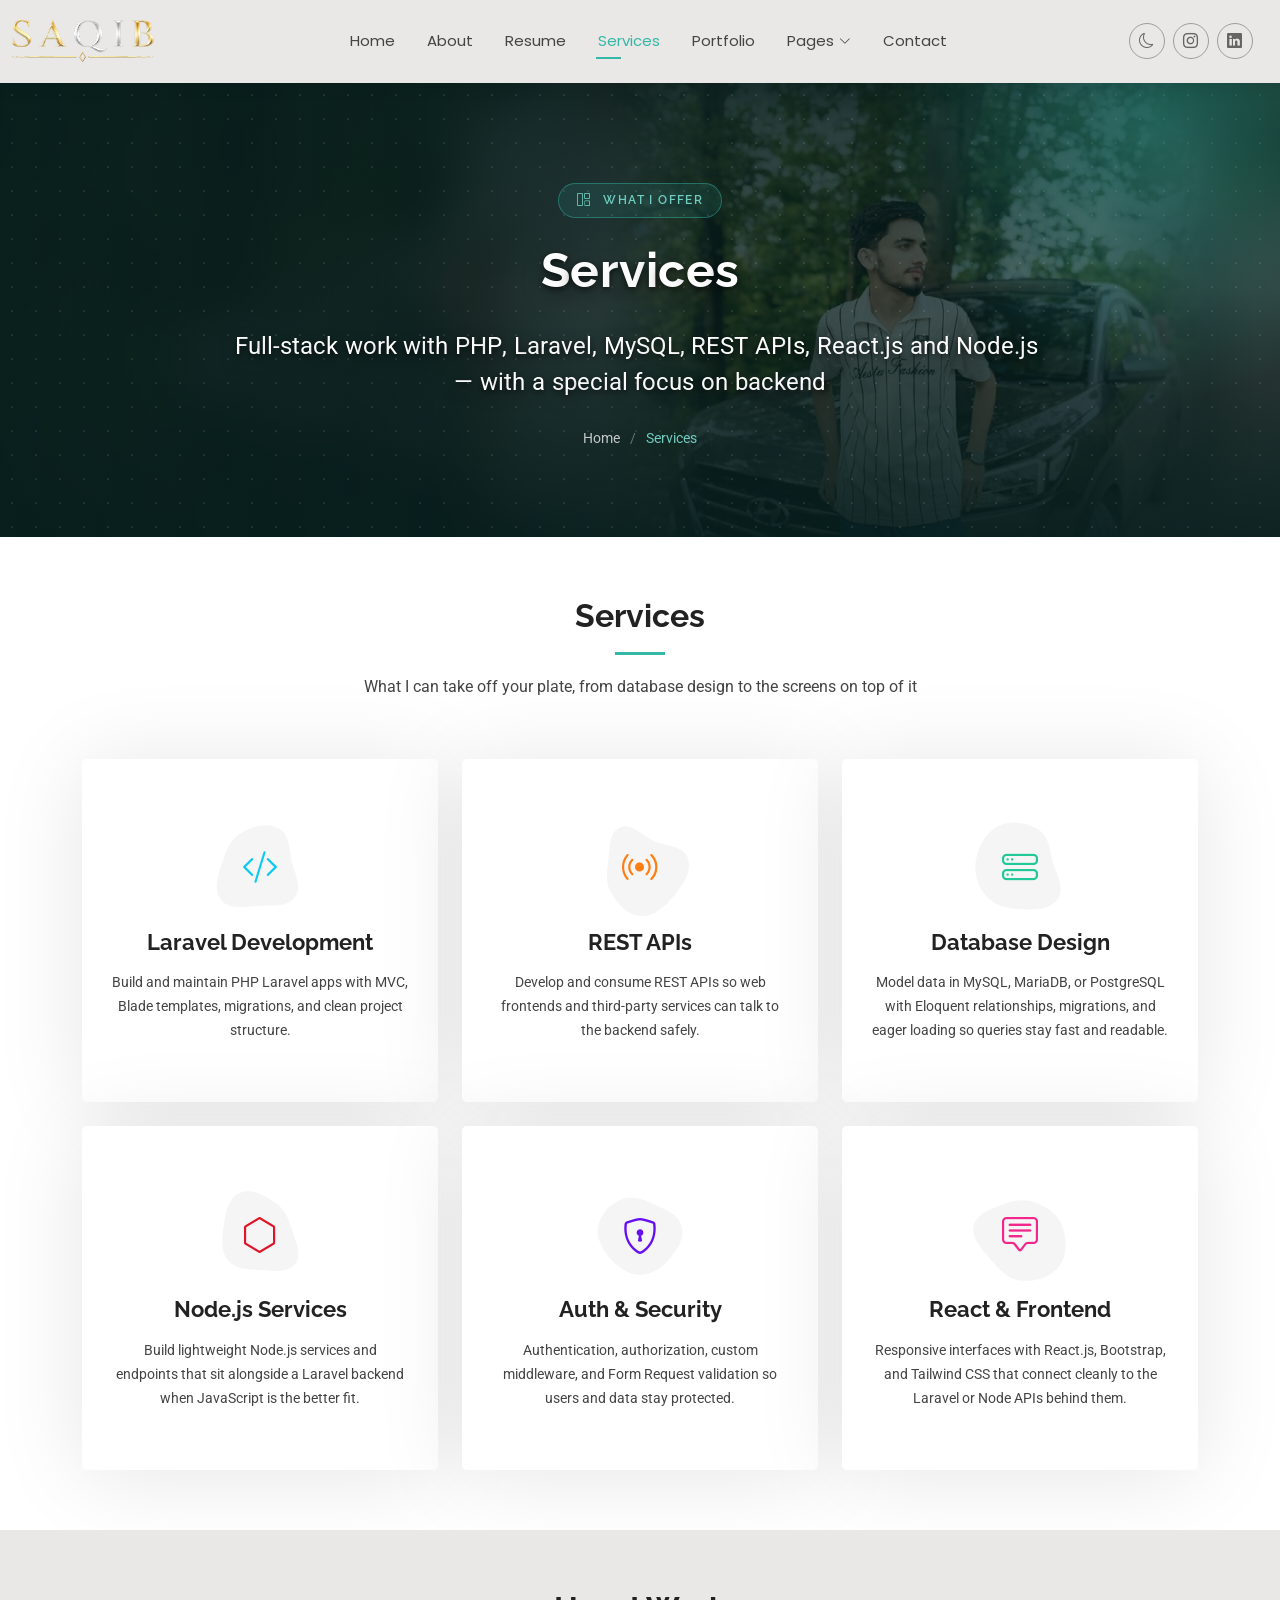
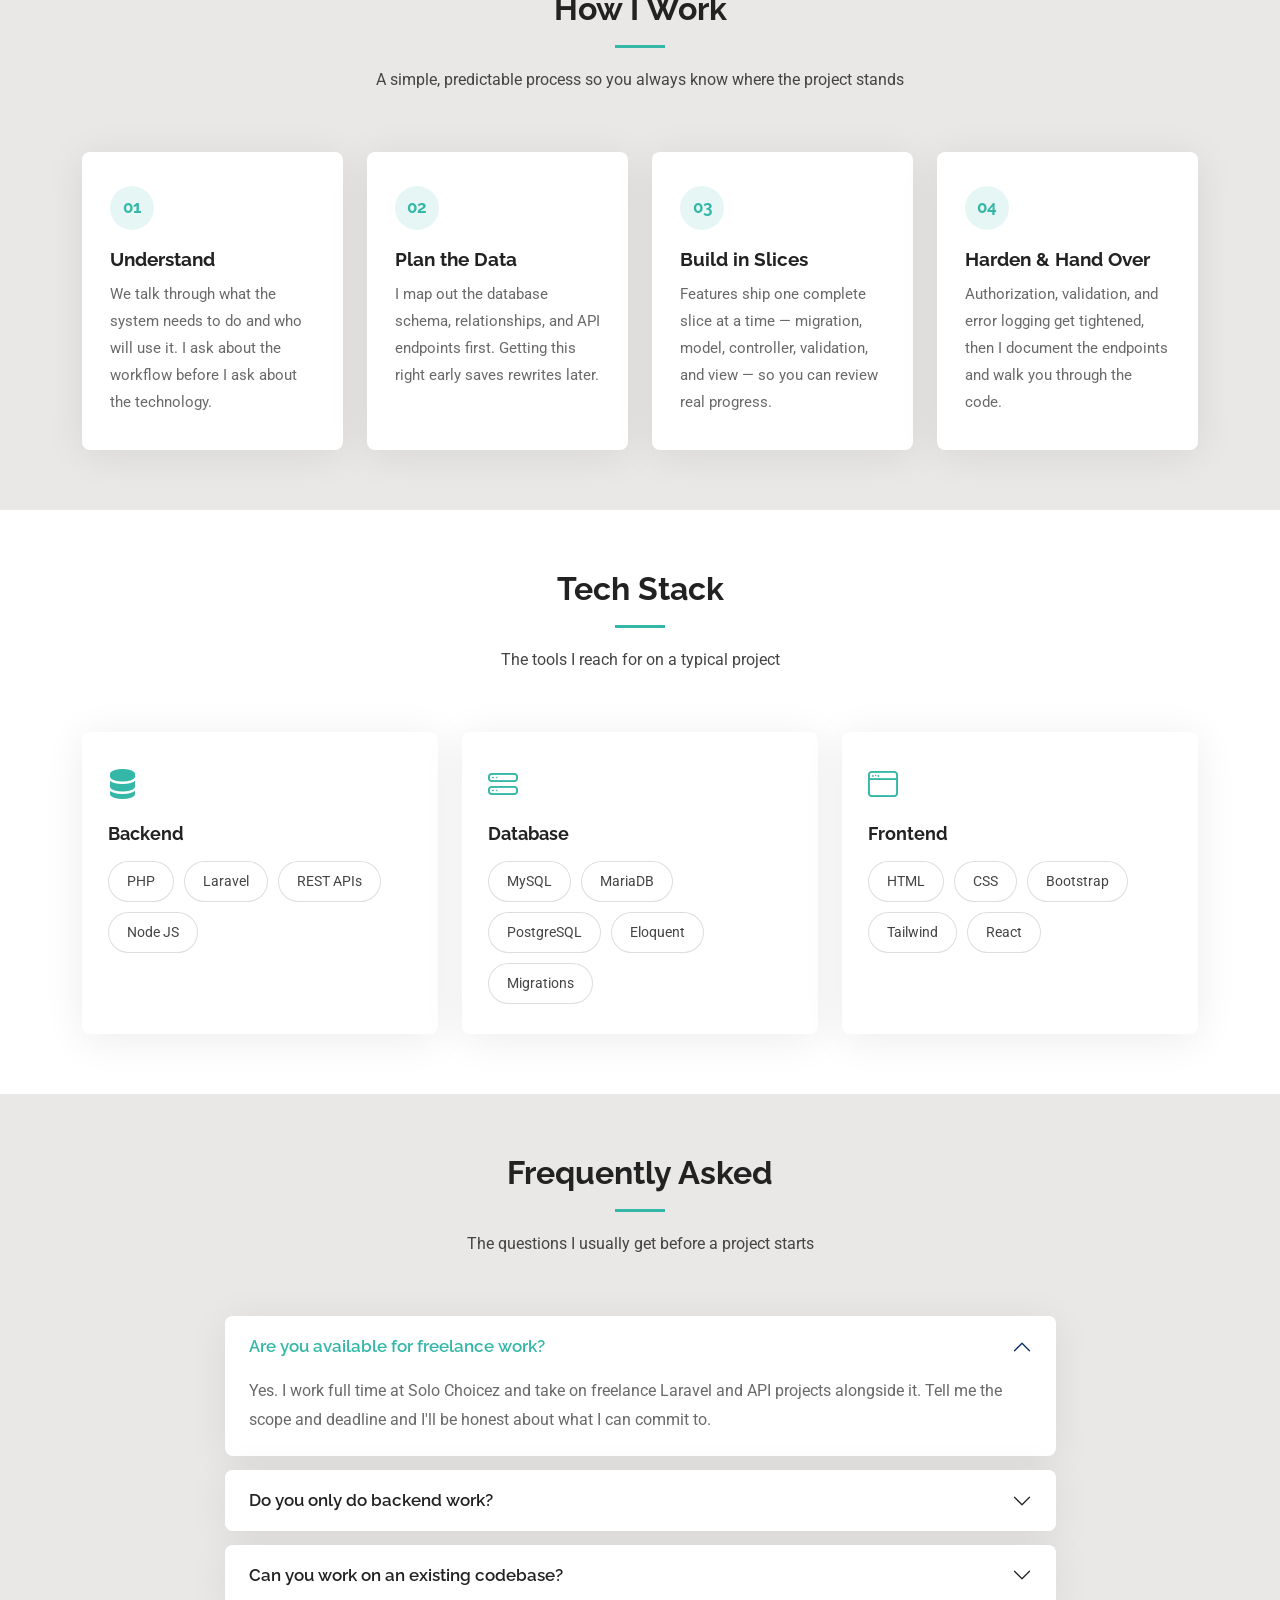
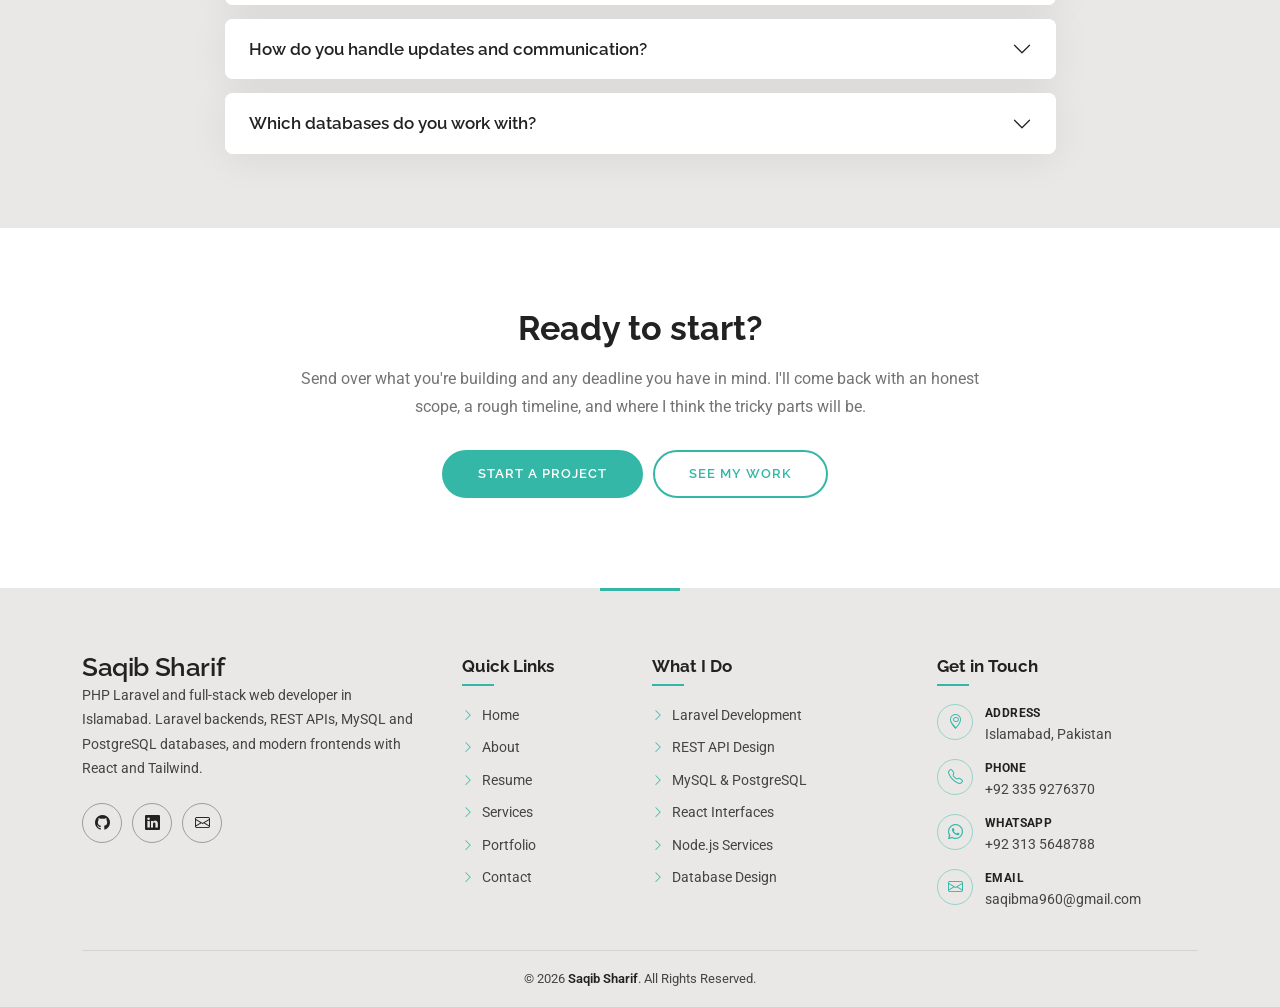
<file: services.html>
<!DOCTYPE html>
<html lang="en">

<head>
  <meta charset="utf-8">
  <meta content="width=device-width, initial-scale=1.0" name="viewport">
  <title>Services - Saqib Sharif</title>
  <meta name="description" content="Laravel development, REST APIs, MySQL, PostgreSQL, Node.js, and backend work by Saqib Sharif.">
  <meta name="keywords" content="Saqib Sharif, Laravel, REST APIs, PostgreSQL, MariaDB, PHP, backend">

  <!-- Favicons -->
  <link href="assets/img/favicon.png" rel="icon">
  <link href="assets/img/apple-touch-icon.png" rel="apple-touch-icon">

  <!-- Fonts -->
  <link href="https://fonts.googleapis.com" rel="preconnect">
  <link href="https://fonts.gstatic.com" rel="preconnect" crossorigin>
  <link href="https://fonts.googleapis.com/css2?family=Roboto:ital,wght@0,100;0,300;0,400;0,500;0,700;0,900;1,100;1,300;1,400;1,500;1,700;1,900&family=Poppins:ital,wght@0,100;0,200;0,300;0,400;0,500;0,600;0,700;0,800;0,900;1,100;1,200;1,300;1,400;1,500;1,600;1,700;1,800;1,900&family=Raleway:ital,wght@0,100;0,200;0,300;0,400;0,500;0,600;0,700;0,800;0,900;1,100;1,200;1,300;1,400;1,500;1,600;1,700;1,800;1,900&display=swap" rel="stylesheet">

  <!-- Vendor CSS Files -->
  <link href="assets/vendor/bootstrap/css/bootstrap.min.css" rel="stylesheet">
  <link href="assets/vendor/bootstrap-icons/bootstrap-icons.css" rel="stylesheet">
  <link href="assets/vendor/aos/aos.css" rel="stylesheet">
  <link href="assets/vendor/swiper/swiper-bundle.min.css" rel="stylesheet">
  <link href="assets/vendor/glightbox/css/glightbox.min.css" rel="stylesheet">

  <!-- Main CSS File -->
  <link href="assets/css/main.css" rel="stylesheet">
  <script>
    (function () {
      try {
        if (localStorage.getItem('site-theme') === 'dark') {
          document.documentElement.classList.add('dark-theme');
        }
        localStorage.removeItem('site-theme-color');
      } catch (e) {}
    })();
  </script>

  <!-- =======================================================
  * Template Name: Kelly
  * Template URL: https://bootstrapmade.com/kelly-free-bootstrap-cv-resume-html-template/
  * Updated: Aug 07 2024 with Bootstrap v5.3.3
  * Author: BootstrapMade.com
  * License: https://bootstrapmade.com/license/
  ======================================================== -->
</head>

<body class="services-page">

  <header id="header" class="header d-flex align-items-center light-background sticky-top">
    <div class="container-fluid position-relative d-flex align-items-center justify-content-between">

      <a href="index.html" class="logo d-flex align-items-center me-auto me-xl-0">
        <img src="assets/img/logo.png?v=5" alt="Saqib">
        <h1 class="sitename">Saqib</h1>
      </a>

      <nav id="navmenu" class="navmenu">
        <ul>
          <li><a href="index.html">Home</a></li>
          <li><a href="about.html">About</a></li>
          <li><a href="resume.html">Resume</a></li>
          <li><a href="services.html" class="active">Services</a></li>
          <li><a href="portfolio.html">Portfolio</a></li>
          <li class="dropdown"><a href="#"><span>Pages</span> <i class="bi bi-chevron-down toggle-dropdown"></i></a>
            <ul>
              <li><a href="about.html">About Me</a></li>
              <li class="dropdown"><a href="#"><span>My Work</span> <i class="bi bi-chevron-down toggle-dropdown"></i></a>
                <ul>
                  <li><a href="portfolio.html">Laravel Apps</a></li>
                  <li><a href="portfolio.html">REST APIs</a></li>
                  <li><a href="portfolio.html">HRMS Work</a></li>
                  <li><a href="services.html">Database Design</a></li>
                  <li><a href="contact.html">Hire Me</a></li>
                </ul>
              </li>
              <li><a href="resume.html">Experience</a></li>
              <li><a href="services.html">Freelance</a></li>
              <li><a href="contact.html">Get in Touch</a></li>
            </ul>
          </li>
          <li><a href="contact.html">Contact</a></li>
        </ul>
        <i class="mobile-nav-toggle d-xl-none bi bi-list"></i>
      </nav>

      <div class="header-social-links">
        <button type="button" class="theme-toggle" aria-label="Toggle light and dark theme">
          <i class="bi bi-moon icon-moon"></i>
          <i class="bi bi-sun icon-sun"></i>
        </button>
        <a href="#" class="instagram"><i class="bi bi-instagram"></i></a>
        <a href="https://www.linkedin.com/in/saqib-shareef-77601839b/" target="_blank" rel="noopener" class="linkedin"><i class="bi bi-linkedin"></i></a>
      </div>

    </div>
  </header>

  <main class="main">

    <section class="page-hero">
      <div class="container text-center">
        <span class="hero-eyebrow"><i class="bi bi-grid-1x2"></i> What I offer</span>
        <h2 class="hero-name">Services</h2>
        <p class="hero-tagline">Full-stack work with PHP, Laravel, MySQL, REST APIs, React.js and Node.js — with a special focus on backend</p>
        <ul class="hero-breadcrumb">
          <li><a href="index.html">Home</a></li>
          <li class="current">Services</li>
        </ul>
      </div>
    </section>

    <!-- Services Section -->
    <section id="services" class="services section">

      <div class="container section-title" data-aos="fade-up">
        <h2>Services</h2>
        <p>What I can take off your plate, from database design to the screens on top of it</p>
      </div><!-- End Section Title -->

      <div class="container">

        <div class="row gy-4">

          <div class="col-lg-4 col-md-6" data-aos="fade-up" data-aos-delay="100">
            <div class="service-item item-cyan position-relative">
              <div class="icon">
                <svg width="100" height="100" viewBox="0 0 600 600" xmlns="http://www.w3.org/2000/svg">
                  <path stroke="none" stroke-width="0" fill="#f5f5f5" d="M300,521.0016835830174C376.1290562159157,517.8887921683347,466.0731472004068,529.7835943286574,510.70327084640275,468.03025145048787C554.3714126377745,407.6079735673963,508.03601936045806,328.9844924480964,491.2728898941984,256.3432110539036C474.5976632858925,184.082847569629,479.9380746630129,96.60480741107993,416.23090153303,58.64404602377083C348.86323505073057,18.502131276798302,261.93793281208167,40.57373210992963,193.5410806939664,78.93577620505333C130.42746243093433,114.334589627462,98.30271207620316,179.96522072025542,76.75703585869454,249.04625023123273C51.97151888228291,328.5150500222984,13.704378332031375,421.85034740162234,66.52175969318436,486.19268352777647C119.04800174914682,550.1803526380478,217.28368757567262,524.383925680826,300,521.0016835830174"></path>
                </svg>
                <i class="bi bi-code-slash"></i>
              </div>
              <a href="#" class="stretched-link">
                <h3>Laravel Development</h3>
              </a>
              <p>Build and maintain PHP Laravel apps with MVC, Blade templates, migrations, and clean project structure.</p>
            </div>
          </div><!-- End Service Item -->

          <div class="col-lg-4 col-md-6" data-aos="fade-up" data-aos-delay="200">
            <div class="service-item item-orange position-relative">
              <div class="icon">
                <svg width="100" height="100" viewBox="0 0 600 600" xmlns="http://www.w3.org/2000/svg">
                  <path stroke="none" stroke-width="0" fill="#f5f5f5" d="M300,582.0697525312426C382.5290701553225,586.8405444964366,449.9789794690241,525.3245884688669,502.5850820975895,461.55621195738473C556.606425686781,396.0723002908107,615.8543463187945,314.28637112970534,586.6730223649479,234.56875336149918C558.9533121215079,158.8439757836574,454.9685369536778,164.00468322053177,381.49747125262974,130.76875717737553C312.15926192815925,99.40240125094834,248.97055460311594,18.661163978235184,179.8680185752513,50.54337015887873C110.5421016452524,82.52863877960104,119.82277516462835,180.83849132639028,109.12597500060166,256.43424936330496C100.08760227029461,320.3096726198365,92.17705696193138,384.0621239912766,124.79988738764834,439.7174275375508C164.83382741302287,508.01625554203684,220.96474134820875,577.5009287672846,300,582.0697525312426"></path>
                </svg>
                <i class="bi bi-broadcast"></i>
              </div>
              <a href="#" class="stretched-link">
                <h3>REST APIs</h3>
              </a>
              <p>Develop and consume REST APIs so web frontends and third-party services can talk to the backend safely.</p>
            </div>
          </div><!-- End Service Item -->

          <div class="col-lg-4 col-md-6" data-aos="fade-up" data-aos-delay="300">
            <div class="service-item item-teal position-relative">
              <div class="icon">
                <svg width="100" height="100" viewBox="0 0 600 600" xmlns="http://www.w3.org/2000/svg">
                  <path stroke="none" stroke-width="0" fill="#f5f5f5" d="M300,541.5067337569781C382.14930387511276,545.0595476570109,479.8736841581634,548.3450877840088,526.4010558755058,480.5488172755941C571.5218469581645,414.80211281144784,517.5187510058486,332.0715597781072,496.52539010469104,255.14436215662573C477.37192572678356,184.95920475031193,473.57363656557914,105.61284051026155,413.0603344069578,65.22779650032875C343.27470386102294,18.654635553484475,251.2091493199835,5.337323636656869,175.0934190732945,40.62881213300186C97.87086631185822,76.43348514350839,51.98124368387456,156.15599469081315,36.44837278890362,239.84606092416172C21.716077023791087,319.22268207091537,43.775223500013084,401.1760424656574,96.891909868211,461.97329694683043C147.22146801428983,519.5804099606455,223.5754009179313,538.201503339737,300,541.5067337569781"></path>
                </svg>
                <i class="bi bi-hdd-stack"></i>
              </div>
              <a href="#" class="stretched-link">
                <h3>Database Design</h3>
              </a>
              <p>Model data in MySQL, MariaDB, or PostgreSQL with Eloquent relationships, migrations, and eager loading so queries stay fast and readable.</p>
            </div>
          </div><!-- End Service Item -->

          <div class="col-lg-4 col-md-6" data-aos="fade-up" data-aos-delay="400">
            <div class="service-item item-red position-relative">
              <div class="icon">
                <svg width="100" height="100" viewBox="0 0 600 600" xmlns="http://www.w3.org/2000/svg">
                  <path stroke="none" stroke-width="0" fill="#f5f5f5" d="M300,503.46388370962813C374.79870501325706,506.71871716319447,464.8034551963731,527.1746412648533,510.4981551193396,467.86667711651364C555.9287308511215,408.9015244558933,512.6030010748507,327.5744911775523,490.211057578863,256.5855673507754C471.097692560561,195.9906835881958,447.69079081568157,138.11976852964426,395.19560036434837,102.3242989838813C329.3053358748298,57.3949838291264,248.02791733380457,8.279543830951368,175.87071277845988,42.242879143198664C103.41431057327972,76.34704239035025,93.79494320519305,170.9812938413882,81.28167332365135,250.07896920659033C70.17666984294237,320.27484674793965,64.84698225790005,396.69656628748305,111.28512138212992,450.4950937839243C156.20124167950087,502.5303643271138,231.32542653798444,500.4755392045468,300,503.46388370962813"></path>
                </svg>
                <i class="bi bi-hexagon"></i>
              </div>
              <a href="#" class="stretched-link">
                <h3>Node.js Services</h3>
              </a>
              <p>Build lightweight Node.js services and endpoints that sit alongside a Laravel backend when JavaScript is the better fit.</p>
              <a href="#" class="stretched-link"></a>
            </div>
          </div><!-- End Service Item -->

          <div class="col-lg-4 col-md-6" data-aos="fade-up" data-aos-delay="500">
            <div class="service-item item-indigo position-relative">
              <div class="icon">
                <svg width="100" height="100" viewBox="0 0 600 600" xmlns="http://www.w3.org/2000/svg">
                  <path stroke="none" stroke-width="0" fill="#f5f5f5" d="M300,532.3542879108572C369.38199826031484,532.3153073249985,429.10787420159085,491.63046689027357,474.5244479745417,439.17860296908856C522.8885846962883,383.3225815378663,569.1668002868075,314.3205725914397,550.7432151929288,242.7694973846089C532.6665558377875,172.5657663291529,456.2379748765914,142.6223662098291,390.3689995646985,112.34683881706744C326.66090330228417,83.06452184765237,258.84405631176094,53.51806209861945,193.32584062364296,78.48882559362697C121.61183558270385,105.82097193414197,62.805066853699245,167.19869350419734,48.57481801355237,242.6138429142374C34.843463184063346,315.3850353017275,76.69343916112496,383.4422959591041,125.22947124332185,439.3748458443577C170.7312796277747,491.8107796887764,230.57421082200815,532.3932930995766,300,532.3542879108572"></path>
                </svg>
                <i class="bi bi-shield-lock icon"></i>
              </div>
              <a href="#" class="stretched-link">
                <h3>Auth &amp; Security</h3>
              </a>
              <p>Authentication, authorization, custom middleware, and Form Request validation so users and data stay protected.</p>
              <a href="#" class="stretched-link"></a>
            </div>
          </div><!-- End Service Item -->

          <div class="col-lg-4 col-md-6" data-aos="fade-up" data-aos-delay="600">
            <div class="service-item item-pink position-relative">
              <div class="icon">
                <svg width="100" height="100" viewBox="0 0 600 600" xmlns="http://www.w3.org/2000/svg">
                  <path stroke="none" stroke-width="0" fill="#f5f5f5" d="M300,566.797414625762C385.7384707136149,576.1784315230908,478.7894351017131,552.8928747891023,531.9192734346935,484.94944893311C584.6109503024035,417.5663521118492,582.489472248146,322.67544863468447,553.9536738515405,242.03673114598146C529.1557734026468,171.96086150256528,465.24506316201064,127.66468636344209,395.9583748389544,100.7403814666027C334.2173773831606,76.7482773500951,269.4350130405921,84.62216499799875,207.1952322260088,107.2889140133804C132.92018162631612,134.33871894543012,41.79353780512637,160.00259165414826,22.644507872594943,236.69541883565114C3.319112789854554,314.0945973066697,72.72355303640163,379.243833228382,124.04198916343866,440.3218312028393C172.9286146004772,498.5055451809895,224.45579914871206,558.5317968840102,300,566.797414625762"></path>
                </svg>
                <i class="bi bi-chat-square-text"></i>
              </div>
              <a href="#" class="stretched-link">
                <h3>React &amp; Frontend</h3>
              </a>
              <p>Responsive interfaces with React.js, Bootstrap, and Tailwind CSS that connect cleanly to the Laravel or Node APIs behind them.</p>
              <a href="#" class="stretched-link"></a>
            </div>
          </div><!-- End Service Item -->

        </div>

      </div>

    </section><!-- /Services Section -->

    <!-- Process Section -->
    <section id="process" class="process section light-background">

      <div class="container section-title" data-aos="fade-up">
        <h2>How I Work</h2>
        <p>A simple, predictable process so you always know where the project stands</p>
      </div><!-- End Section Title -->

      <div class="container">
        <div class="row gy-4">

          <div class="col-lg-3 col-md-6" data-aos="fade-up" data-aos-delay="100">
            <div class="step-card">
              <span class="step-number">01</span>
              <h4>Understand</h4>
              <p>We talk through what the system needs to do and who will use it. I ask about the workflow before I ask about the technology.</p>
            </div>
          </div>

          <div class="col-lg-3 col-md-6" data-aos="fade-up" data-aos-delay="200">
            <div class="step-card">
              <span class="step-number">02</span>
              <h4>Plan the Data</h4>
              <p>I map out the database schema, relationships, and API endpoints first. Getting this right early saves rewrites later.</p>
            </div>
          </div>

          <div class="col-lg-3 col-md-6" data-aos="fade-up" data-aos-delay="300">
            <div class="step-card">
              <span class="step-number">03</span>
              <h4>Build in Slices</h4>
              <p>Features ship one complete slice at a time — migration, model, controller, validation, and view — so you can review real progress.</p>
            </div>
          </div>

          <div class="col-lg-3 col-md-6" data-aos="fade-up" data-aos-delay="400">
            <div class="step-card">
              <span class="step-number">04</span>
              <h4>Harden &amp; Hand Over</h4>
              <p>Authorization, validation, and error logging get tightened, then I document the endpoints and walk you through the code.</p>
            </div>
          </div>

        </div>
      </div>

    </section><!-- /Process Section -->

    <!-- Tech Stack Section -->
    <section id="stack" class="stack section">

      <div class="container section-title" data-aos="fade-up">
        <h2>Tech Stack</h2>
        <p>The tools I reach for on a typical project</p>
      </div><!-- End Section Title -->

      <div class="container">
        <div class="row gy-4 justify-content-center">

          <div class="col-lg-4 col-md-6" data-aos="fade-up" data-aos-delay="100">
            <div class="info-card">
              <i class="bi bi-server"></i>
              <h4>Backend</h4>
              <div class="tech-stack mt-3">
                <span class="tech-pill">PHP</span>
                <span class="tech-pill">Laravel</span>
                <span class="tech-pill">REST APIs</span>
                <span class="tech-pill">Node JS</span>
              </div>
            </div>
          </div>

          <div class="col-lg-4 col-md-6" data-aos="fade-up" data-aos-delay="200">
            <div class="info-card">
              <i class="bi bi-hdd-stack"></i>
              <h4>Database</h4>
              <div class="tech-stack mt-3">
                <span class="tech-pill">MySQL</span>
                <span class="tech-pill">MariaDB</span>
                <span class="tech-pill">PostgreSQL</span>
                <span class="tech-pill">Eloquent</span>
                <span class="tech-pill">Migrations</span>
              </div>
            </div>
          </div>

          <div class="col-lg-4 col-md-6" data-aos="fade-up" data-aos-delay="300">
            <div class="info-card">
              <i class="bi bi-window"></i>
              <h4>Frontend</h4>
              <div class="tech-stack mt-3">
                <span class="tech-pill">HTML</span>
                <span class="tech-pill">CSS</span>
                <span class="tech-pill">Bootstrap</span>
                <span class="tech-pill">Tailwind</span>
                <span class="tech-pill">React</span>
              </div>
            </div>
          </div>

        </div>
      </div>

    </section><!-- /Tech Stack Section -->

    <!-- FAQ Section -->
    <section id="faq" class="faq section light-background">

      <div class="container section-title" data-aos="fade-up">
        <h2>Frequently Asked</h2>
        <p>The questions I usually get before a project starts</p>
      </div><!-- End Section Title -->

      <div class="container">
        <div class="row justify-content-center">
          <div class="col-lg-9" data-aos="fade-up" data-aos-delay="100">

            <div class="accordion faq-list" id="faqAccordion">

              <div class="accordion-item">
                <h2 class="accordion-header" id="faqHeadingOne">
                  <button class="accordion-button" type="button" data-bs-toggle="collapse" data-bs-target="#faqOne" aria-expanded="true" aria-controls="faqOne">
                    Are you available for freelance work?
                  </button>
                </h2>
                <div id="faqOne" class="accordion-collapse collapse show" aria-labelledby="faqHeadingOne" data-bs-parent="#faqAccordion">
                  <div class="accordion-body">
                    Yes. I work full time at Solo Choicez and take on freelance Laravel and API projects alongside it. Tell me the scope and deadline and I'll be honest about what I can commit to.
                  </div>
                </div>
              </div>

              <div class="accordion-item">
                <h2 class="accordion-header" id="faqHeadingTwo">
                  <button class="accordion-button collapsed" type="button" data-bs-toggle="collapse" data-bs-target="#faqTwo" aria-expanded="false" aria-controls="faqTwo">
                    Do you only do backend work?
                  </button>
                </h2>
                <div id="faqTwo" class="accordion-collapse collapse" aria-labelledby="faqHeadingTwo" data-bs-parent="#faqAccordion">
                  <div class="accordion-body">
                    Backend is my focus, but I build the frontend too. Blade views, Bootstrap and Tailwind layouts, and React.js components are all part of what I deliver — so you don't need a second person to connect the screens to the API.
                  </div>
                </div>
              </div>

              <div class="accordion-item">
                <h2 class="accordion-header" id="faqHeadingThree">
                  <button class="accordion-button collapsed" type="button" data-bs-toggle="collapse" data-bs-target="#faqThree" aria-expanded="false" aria-controls="faqThree">
                    Can you work on an existing codebase?
                  </button>
                </h2>
                <div id="faqThree" class="accordion-collapse collapse" aria-labelledby="faqHeadingThree" data-bs-parent="#faqAccordion">
                  <div class="accordion-body">
                    Yes. Most of my work has been on a system that was already running. I read the existing structure and match it rather than rewriting things to my own preference.
                  </div>
                </div>
              </div>

              <div class="accordion-item">
                <h2 class="accordion-header" id="faqHeadingFour">
                  <button class="accordion-button collapsed" type="button" data-bs-toggle="collapse" data-bs-target="#faqFour" aria-expanded="false" aria-controls="faqFour">
                    How do you handle updates and communication?
                  </button>
                </h2>
                <div id="faqFour" class="accordion-collapse collapse" aria-labelledby="faqHeadingFour" data-bs-parent="#faqAccordion">
                  <div class="accordion-body">
                    I share progress as features are completed rather than in one big delivery at the end, and I raise blockers as soon as I hit them. Email and LinkedIn both work — I usually reply within one business day.
                  </div>
                </div>
              </div>

              <div class="accordion-item">
                <h2 class="accordion-header" id="faqHeadingFive">
                  <button class="accordion-button collapsed" type="button" data-bs-toggle="collapse" data-bs-target="#faqFive" aria-expanded="false" aria-controls="faqFive">
                    Which databases do you work with?
                  </button>
                </h2>
                <div id="faqFive" class="accordion-collapse collapse" aria-labelledby="faqHeadingFive" data-bs-parent="#faqAccordion">
                  <div class="accordion-body">
                    MySQL and MariaDB day to day, and PostgreSQL where the project calls for it. In every case I start with the schema — tables, relationships, and migrations — before writing the features that depend on it, so the data model does not have to be untangled later.
                  </div>
                </div>
              </div>

            </div>

          </div>
        </div>
      </div>

    </section><!-- /FAQ Section -->

    <!-- Call To Action Section -->
    <section id="contact-cta" class="contact-cta section">

      <div class="container" data-aos="fade-up">
        <div class="cta-box text-center">
          <h2>Ready to start?</h2>
          <p>Send over what you're building and any deadline you have in mind. I'll come back with an honest scope, a rough timeline, and where I think the tricky parts will be.</p>
          <div class="cta-actions">
            <a href="contact.html" class="btn-accent">Start a Project</a>
            <a href="portfolio.html" class="btn-accent btn-accent-outline">See My Work</a>
          </div>
        </div>
      </div>

    </section><!-- /Call To Action Section -->

  </main>

  <footer id="footer" class="footer light-background">

    <div class="container">
      <div class="row gy-4 footer-top">

        <div class="col-lg-4 col-md-12">
          <div class="footer-brand">
            <h3 class="sitename">Saqib Sharif</h3>
            <p>PHP Laravel and full-stack web developer in Islamabad. Laravel backends, REST APIs, MySQL and PostgreSQL databases, and modern frontends with React and Tailwind.</p>
            <div class="social-links d-flex">
              <a href="https://github.com/saqibma960-prog" aria-label="GitHub"><i class="bi bi-github"></i></a>
              <a href="https://www.linkedin.com/in/saqib-shareef-77601839b/" target="_blank" rel="noopener" aria-label="LinkedIn"><i class="bi bi-linkedin"></i></a>
              <a href="https://mail.google.com/mail/?view=cm&amp;fs=1&amp;to=saqibma960@gmail.com" target="_blank" rel="noopener" aria-label="Email"><i class="bi bi-envelope"></i></a>
            </div>
          </div>
        </div>

        <div class="col-lg-2 col-md-4">
          <h4 class="footer-title">Quick Links</h4>
          <ul class="footer-links">
            <li><a href="index.html"><i class="bi bi-chevron-right"></i> Home</a></li>
            <li><a href="about.html"><i class="bi bi-chevron-right"></i> About</a></li>
            <li><a href="resume.html"><i class="bi bi-chevron-right"></i> Resume</a></li>
            <li><a href="services.html"><i class="bi bi-chevron-right"></i> Services</a></li>
            <li><a href="portfolio.html"><i class="bi bi-chevron-right"></i> Portfolio</a></li>
            <li><a href="contact.html"><i class="bi bi-chevron-right"></i> Contact</a></li>
          </ul>
        </div>

        <div class="col-lg-3 col-md-4">
          <h4 class="footer-title">What I Do</h4>
          <ul class="footer-links">
            <li><a href="services.html"><i class="bi bi-chevron-right"></i> Laravel Development</a></li>
            <li><a href="services.html"><i class="bi bi-chevron-right"></i> REST API Design</a></li>
            <li><a href="services.html"><i class="bi bi-chevron-right"></i> MySQL &amp; PostgreSQL</a></li>
            <li><a href="services.html"><i class="bi bi-chevron-right"></i> React Interfaces</a></li>
            <li><a href="services.html"><i class="bi bi-chevron-right"></i> Node.js Services</a></li>
            <li><a href="services.html"><i class="bi bi-chevron-right"></i> Database Design</a></li>
          </ul>
        </div>

        <div class="col-lg-3 col-md-4">
          <h4 class="footer-title">Get in Touch</h4>
          <ul class="footer-contact">
            <li>
              <span class="icon"><i class="bi bi-geo-alt"></i></span>
              <div>
                <strong>Address</strong>
                <span>Islamabad, Pakistan</span>
              </div>
            </li>
            <li>
              <span class="icon"><i class="bi bi-telephone"></i></span>
              <div>
                <strong>Phone</strong>
                <a href="tel:+923359276370">+92 335 9276370</a>
              </div>
            </li>
            <li>
              <span class="icon"><i class="bi bi-whatsapp"></i></span>
              <div>
                <strong>WhatsApp</strong>
                <a href="https://wa.me/923135648788">+92 313 5648788</a>
              </div>
            </li>
            <li>
              <span class="icon"><i class="bi bi-envelope"></i></span>
              <div>
                <strong>Email</strong>
                <a href="https://mail.google.com/mail/?view=cm&amp;fs=1&amp;to=saqibma960@gmail.com" target="_blank" rel="noopener">saqibma960@gmail.com</a>
              </div>
            </li>
          </ul>
        </div>

      </div>
      <div class="footer-bottom">
        <p>© 2026 <strong>Saqib Sharif</strong>. All Rights Reserved.</p>
      </div>
    </div>

  </footer>

  <!-- Scroll Top -->
  <a href="#" id="scroll-top" class="scroll-top d-flex align-items-center justify-content-center"><i class="bi bi-arrow-up-short"></i></a>

  <!-- Preloader -->
  <div id="preloader"></div>

  <!-- Vendor JS Files -->
  <script src="assets/vendor/bootstrap/js/bootstrap.bundle.min.js"></script>
  <script src="assets/vendor/php-email-form/validate.js"></script>
  <script src="assets/vendor/aos/aos.js"></script>
  <script src="assets/vendor/waypoints/noframework.waypoints.js"></script>
  <script src="assets/vendor/purecounter/purecounter_vanilla.js"></script>
  <script src="assets/vendor/swiper/swiper-bundle.min.js"></script>
  <script src="assets/vendor/glightbox/js/glightbox.min.js"></script>
  <script src="assets/vendor/imagesloaded/imagesloaded.pkgd.min.js"></script>
  <script src="assets/vendor/isotope-layout/isotope.pkgd.min.js"></script>

  <!-- Main JS File -->
  <script src="assets/js/main.js"></script>

</body>

</html>
</file>
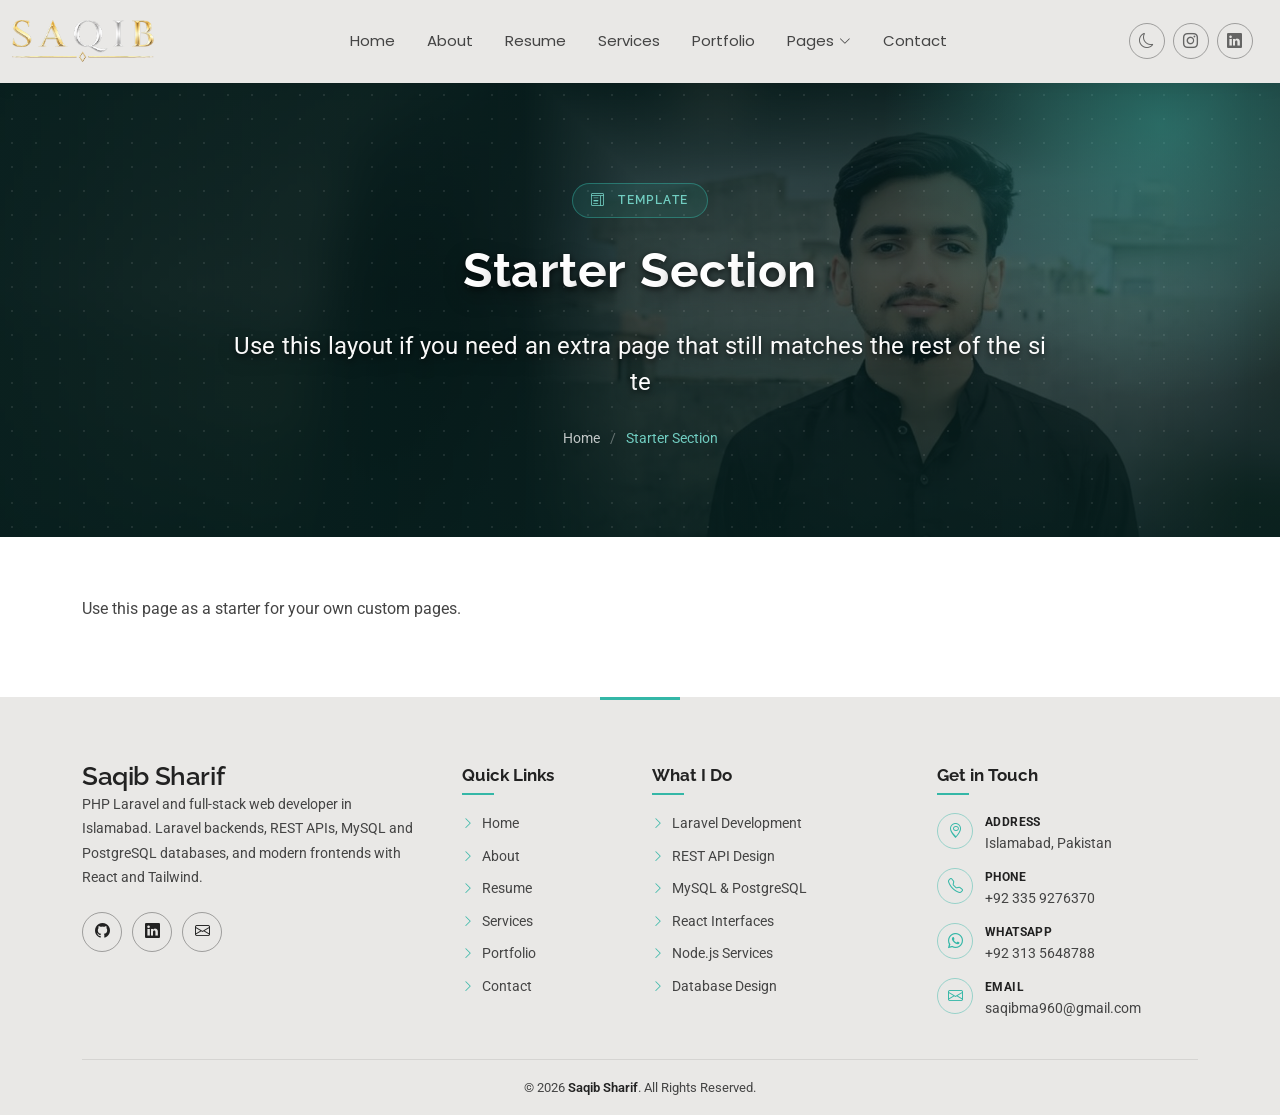
<file: starter-page.html>
<!DOCTYPE html>
<html lang="en">

<head>
  <meta charset="utf-8">
  <meta content="width=device-width, initial-scale=1.0" name="viewport">
  <title>Starter Page - Saqib Sharif</title>
  <meta name="description" content="Starter page for Saqib Sharif portfolio.">
  <meta name="keywords" content="Saqib Sharif, Laravel, portfolio">

  <!-- Favicons -->
  <link href="assets/img/favicon.png" rel="icon">
  <link href="assets/img/apple-touch-icon.png" rel="apple-touch-icon">

  <!-- Fonts -->
  <link href="https://fonts.googleapis.com" rel="preconnect">
  <link href="https://fonts.gstatic.com" rel="preconnect" crossorigin>
  <link href="https://fonts.googleapis.com/css2?family=Roboto:ital,wght@0,100;0,300;0,400;0,500;0,700;0,900;1,100;1,300;1,400;1,500;1,700;1,900&family=Poppins:ital,wght@0,100;0,200;0,300;0,400;0,500;0,600;0,700;0,800;0,900;1,100;1,200;1,300;1,400;1,500;1,600;1,700;1,800;1,900&family=Raleway:ital,wght@0,100;0,200;0,300;0,400;0,500;0,600;0,700;0,800;0,900;1,100;1,200;1,300;1,400;1,500;1,600;1,700;1,800;1,900&display=swap" rel="stylesheet">

  <!-- Vendor CSS Files -->
  <link href="assets/vendor/bootstrap/css/bootstrap.min.css" rel="stylesheet">
  <link href="assets/vendor/bootstrap-icons/bootstrap-icons.css" rel="stylesheet">
  <link href="assets/vendor/aos/aos.css" rel="stylesheet">
  <link href="assets/vendor/swiper/swiper-bundle.min.css" rel="stylesheet">
  <link href="assets/vendor/glightbox/css/glightbox.min.css" rel="stylesheet">

  <!-- Main CSS File -->
  <link href="assets/css/main.css" rel="stylesheet">
  <script>
    (function () {
      try {
        if (localStorage.getItem('site-theme') === 'dark') {
          document.documentElement.classList.add('dark-theme');
        }
        localStorage.removeItem('site-theme-color');
      } catch (e) {}
    })();
  </script>

  <!-- =======================================================
  * Template Name: Kelly
  * Template URL: https://bootstrapmade.com/kelly-free-bootstrap-cv-resume-html-template/
  * Updated: Aug 07 2024 with Bootstrap v5.3.3
  * Author: BootstrapMade.com
  * License: https://bootstrapmade.com/license/
  ======================================================== -->
</head>

<body class="starter-page-page">

  <header id="header" class="header d-flex align-items-center light-background sticky-top">
    <div class="container-fluid position-relative d-flex align-items-center justify-content-between">

      <a href="index.html" class="logo d-flex align-items-center me-auto me-xl-0">
        <img src="assets/img/logo.png?v=5" alt="Saqib">
        <h1 class="sitename">Saqib</h1>
      </a>

      <nav id="navmenu" class="navmenu">
        <ul>
          <li><a href="index.html">Home</a></li>
          <li><a href="about.html">About</a></li>
          <li><a href="resume.html">Resume</a></li>
          <li><a href="services.html">Services</a></li>
          <li><a href="portfolio.html">Portfolio</a></li>
          <li class="dropdown"><a href="#"><span>Pages</span> <i class="bi bi-chevron-down toggle-dropdown"></i></a>
            <ul>
              <li><a href="about.html">About Me</a></li>
              <li class="dropdown"><a href="#"><span>My Work</span> <i class="bi bi-chevron-down toggle-dropdown"></i></a>
                <ul>
                  <li><a href="portfolio.html">Laravel Apps</a></li>
                  <li><a href="portfolio.html">REST APIs</a></li>
                  <li><a href="portfolio.html">HRMS Work</a></li>
                  <li><a href="services.html">Database Design</a></li>
                  <li><a href="contact.html">Hire Me</a></li>
                </ul>
              </li>
              <li><a href="resume.html">Experience</a></li>
              <li><a href="services.html">Freelance</a></li>
              <li><a href="contact.html">Get in Touch</a></li>
            </ul>
          </li>
          <li><a href="contact.html">Contact</a></li>
        </ul>
        <i class="mobile-nav-toggle d-xl-none bi bi-list"></i>
      </nav>

      <div class="header-social-links">
        <button type="button" class="theme-toggle" aria-label="Toggle light and dark theme">
          <i class="bi bi-moon icon-moon"></i>
          <i class="bi bi-sun icon-sun"></i>
        </button>
        <a href="#" class="instagram"><i class="bi bi-instagram"></i></a>
        <a href="https://www.linkedin.com/in/saqib-shareef-77601839b/" target="_blank" rel="noopener" class="linkedin"><i class="bi bi-linkedin"></i></a>
      </div>

    </div>
  </header>

  <main class="main">

    <section class="page-hero">
      <div class="container text-center">
        <span class="hero-eyebrow"><i class="bi bi-layout-text-window"></i> Template</span>
        <h2 class="hero-name">Starter Section</h2>
        <p class="hero-tagline">Use this layout if you need an extra page that still matches the rest of the site</p>
        <ul class="hero-breadcrumb">
          <li><a href="index.html">Home</a></li>
          <li class="current">Starter Section</li>
        </ul>
      </div>
    </section>

    <!-- Starter Section Section -->
    <section id="starter-section" class="starter-section section">

      <div class="container" data-aos="fade-up">
        <p>Use this page as a starter for your own custom pages.</p>
      </div>

    </section><!-- /Starter Section Section -->

  </main>

  <footer id="footer" class="footer light-background">

    <div class="container">
      <div class="row gy-4 footer-top">

        <div class="col-lg-4 col-md-12">
          <div class="footer-brand">
            <h3 class="sitename">Saqib Sharif</h3>
            <p>PHP Laravel and full-stack web developer in Islamabad. Laravel backends, REST APIs, MySQL and PostgreSQL databases, and modern frontends with React and Tailwind.</p>
            <div class="social-links d-flex">
              <a href="https://github.com/saqibma960-prog" aria-label="GitHub"><i class="bi bi-github"></i></a>
              <a href="https://www.linkedin.com/in/saqib-shareef-77601839b/" target="_blank" rel="noopener" aria-label="LinkedIn"><i class="bi bi-linkedin"></i></a>
              <a href="https://mail.google.com/mail/?view=cm&amp;fs=1&amp;to=saqibma960@gmail.com" target="_blank" rel="noopener" aria-label="Email"><i class="bi bi-envelope"></i></a>
            </div>
          </div>
        </div>

        <div class="col-lg-2 col-md-4">
          <h4 class="footer-title">Quick Links</h4>
          <ul class="footer-links">
            <li><a href="index.html"><i class="bi bi-chevron-right"></i> Home</a></li>
            <li><a href="about.html"><i class="bi bi-chevron-right"></i> About</a></li>
            <li><a href="resume.html"><i class="bi bi-chevron-right"></i> Resume</a></li>
            <li><a href="services.html"><i class="bi bi-chevron-right"></i> Services</a></li>
            <li><a href="portfolio.html"><i class="bi bi-chevron-right"></i> Portfolio</a></li>
            <li><a href="contact.html"><i class="bi bi-chevron-right"></i> Contact</a></li>
          </ul>
        </div>

        <div class="col-lg-3 col-md-4">
          <h4 class="footer-title">What I Do</h4>
          <ul class="footer-links">
            <li><a href="services.html"><i class="bi bi-chevron-right"></i> Laravel Development</a></li>
            <li><a href="services.html"><i class="bi bi-chevron-right"></i> REST API Design</a></li>
            <li><a href="services.html"><i class="bi bi-chevron-right"></i> MySQL &amp; PostgreSQL</a></li>
            <li><a href="services.html"><i class="bi bi-chevron-right"></i> React Interfaces</a></li>
            <li><a href="services.html"><i class="bi bi-chevron-right"></i> Node.js Services</a></li>
            <li><a href="services.html"><i class="bi bi-chevron-right"></i> Database Design</a></li>
          </ul>
        </div>

        <div class="col-lg-3 col-md-4">
          <h4 class="footer-title">Get in Touch</h4>
          <ul class="footer-contact">
            <li>
              <span class="icon"><i class="bi bi-geo-alt"></i></span>
              <div>
                <strong>Address</strong>
                <span>Islamabad, Pakistan</span>
              </div>
            </li>
            <li>
              <span class="icon"><i class="bi bi-telephone"></i></span>
              <div>
                <strong>Phone</strong>
                <a href="tel:+923359276370">+92 335 9276370</a>
              </div>
            </li>
            <li>
              <span class="icon"><i class="bi bi-whatsapp"></i></span>
              <div>
                <strong>WhatsApp</strong>
                <a href="https://wa.me/923135648788">+92 313 5648788</a>
              </div>
            </li>
            <li>
              <span class="icon"><i class="bi bi-envelope"></i></span>
              <div>
                <strong>Email</strong>
                <a href="https://mail.google.com/mail/?view=cm&amp;fs=1&amp;to=saqibma960@gmail.com" target="_blank" rel="noopener">saqibma960@gmail.com</a>
              </div>
            </li>
          </ul>
        </div>

      </div>
      <div class="footer-bottom">
        <p>© 2026 <strong>Saqib Sharif</strong>. All Rights Reserved.</p>
      </div>
    </div>

  </footer>

  <!-- Scroll Top -->
  <a href="#" id="scroll-top" class="scroll-top d-flex align-items-center justify-content-center"><i class="bi bi-arrow-up-short"></i></a>

  <!-- Preloader -->
  <div id="preloader"></div>

  <!-- Vendor JS Files -->
  <script src="assets/vendor/bootstrap/js/bootstrap.bundle.min.js"></script>
  <script src="assets/vendor/php-email-form/validate.js"></script>
  <script src="assets/vendor/aos/aos.js"></script>
  <script src="assets/vendor/waypoints/noframework.waypoints.js"></script>
  <script src="assets/vendor/purecounter/purecounter_vanilla.js"></script>
  <script src="assets/vendor/swiper/swiper-bundle.min.js"></script>
  <script src="assets/vendor/glightbox/js/glightbox.min.js"></script>
  <script src="assets/vendor/imagesloaded/imagesloaded.pkgd.min.js"></script>
  <script src="assets/vendor/isotope-layout/isotope.pkgd.min.js"></script>

  <!-- Main JS File -->
  <script src="assets/js/main.js"></script>

</body>

</html>
</file>
<file: assets/css/main.css>
/**
* Template Name: Kelly
* Template URL: https://bootstrapmade.com/kelly-free-bootstrap-cv-resume-html-template/
* Updated: Aug 07 2024 with Bootstrap v5.3.3
* Author: BootstrapMade.com
* License: https://bootstrapmade.com/license/
*/

/*--------------------------------------------------------------
# Font & Color Variables
# Help: https://bootstrapmade.com/color-system/
--------------------------------------------------------------*/
/* Fonts */
:root {
  --default-font: "Roboto",  system-ui, -apple-system, "Segoe UI", Roboto, "Helvetica Neue", Arial, "Noto Sans", "Liberation Sans", sans-serif, "Apple Color Emoji", "Segoe UI Emoji", "Segoe UI Symbol", "Noto Color Emoji";
  --heading-font: "Raleway",  sans-serif;
  --nav-font: "Poppins",  sans-serif;
}

/* Global Colors - The following color variables are used throughout the website. Updating them here will change the color scheme of the entire website */
:root { 
  --background-color: #ffffff; /* Background color for the entire website, including individual sections */
  --default-color: #444444; /* Default color used for the majority of the text content across the entire website */
  --heading-color: #222222; /* Color for headings, subheadings and title throughout the website */
  --accent-color: #34b7a7; /* Accent color that represents your brand on the website. It's used for buttons, links, and other elements that need to stand out */
  --surface-color: #ffffff; /* The surface color is used as a background of boxed elements within sections, such as cards, icon boxes, or other elements that require a visual separation from the global background. */
  --contrast-color: #ffffff; /* Contrast color for text, ensuring readability against backgrounds of accent, heading, or default colors. */
}

/* Nav Menu Colors - The following color variables are used specifically for the navigation menu. They are separate from the global colors to allow for more customization options */
:root {
  --nav-color: #444444;  /* The default color of the main navmenu links */
  --nav-hover-color: #34b7a7; /* Applied to main navmenu links when they are hovered over or active */
  --nav-mobile-background-color: #ffffff; /* Used as the background color for mobile navigation menu */
  --nav-dropdown-background-color: #ffffff; /* Used as the background color for dropdown items that appear when hovering over primary navigation items */
  --nav-dropdown-color: #444444; /* Used for navigation links of the dropdown items in the navigation menu. */
  --nav-dropdown-hover-color: #34b7a7; /* Similar to --nav-hover-color, this color is applied to dropdown navigation links when they are hovered over. */
}

/* Color Presets - These classes override global colors when applied to any section or element, providing reuse of the sam color scheme. */

.light-background {
  --background-color: #e9e8e6;
  --surface-color: #ffffff;
}

.dark-background {
  --background-color: #060606;
  --default-color: #ffffff;
  --heading-color: #ffffff;
  --surface-color: #252525;
  --contrast-color: #ffffff;
}

/* Smooth scroll */
:root {
  scroll-behavior: smooth;
}

/*--------------------------------------------------------------
# General Styling & Shared Classes
--------------------------------------------------------------*/
body {
  color: var(--default-color);
  background-color: var(--background-color);
  font-family: var(--default-font);
}

a {
  color: var(--accent-color);
  text-decoration: none;
  transition: 0.3s;
}

a:hover {
  color: color-mix(in srgb, var(--accent-color), transparent 25%);
  text-decoration: none;
}

h1,
h2,
h3,
h4,
h5,
h6 {
  color: var(--heading-color);
  font-family: var(--heading-font);
}

/* PHP Email Form Messages
------------------------------*/
.php-email-form .error-message {
  display: none;
  background: #df1529;
  color: #ffffff;
  text-align: left;
  padding: 15px;
  margin-bottom: 24px;
  font-weight: 600;
}

.php-email-form .sent-message {
  display: none;
  color: #ffffff;
  background: #059652;
  text-align: center;
  padding: 15px;
  margin-bottom: 24px;
  font-weight: 600;
}

.php-email-form .loading {
  display: none;
  background: var(--surface-color);
  text-align: center;
  padding: 15px;
  margin-bottom: 24px;
}

.php-email-form .loading:before {
  content: "";
  display: inline-block;
  border-radius: 50%;
  width: 24px;
  height: 24px;
  margin: 0 10px -6px 0;
  border: 3px solid var(--accent-color);
  border-top-color: var(--surface-color);
  animation: php-email-form-loading 1s linear infinite;
}

@keyframes php-email-form-loading {
  0% {
    transform: rotate(0deg);
  }

  100% {
    transform: rotate(360deg);
  }
}

/*--------------------------------------------------------------
# Global Header
--------------------------------------------------------------*/
.header {
  color: var(--default-color);
  background-color: var(--background-color);
  padding: 15px 0;
  transition: all 0.5s;
  z-index: 997;
  box-shadow: 0px 0 18px rgba(0, 0, 0, 0.1);
}

.header .logo {
  line-height: 1;
  gap: 0;
}

.header .logo img {
  display: block;
  height: 42px;
  width: auto;
  max-width: 240px;
  object-fit: contain;
  margin-right: 0;
}

html.dark-theme .header .logo img {
  filter: brightness(0) invert(1);
}

.header .logo h1.sitename {
  position: absolute;
  width: 1px;
  height: 1px;
  padding: 0;
  margin: -1px;
  overflow: hidden;
  clip: rect(0, 0, 0, 0);
  white-space: nowrap;
  border: 0;
}

.header .header-social-links {
  display: flex;
  align-items: center;
  gap: 8px;
  padding-right: 15px;
}

.header .header-social-links a,
.header .header-social-links .theme-toggle {
  display: inline-flex;
  align-items: center;
  justify-content: center;
  width: 36px;
  height: 36px;
  margin: 0;
  padding: 0;
  border-radius: 50%;
  border: 1px solid color-mix(in srgb, var(--default-color), transparent 55%);
  background: transparent;
  color: color-mix(in srgb, var(--default-color), transparent 20%);
  font-size: 15px;
  line-height: 1;
  text-decoration: none;
  transition: 0.3s;
  flex-shrink: 0;
}

.header .header-social-links a:hover,
.header .header-social-links .theme-toggle:hover {
  color: var(--accent-color);
  border-color: var(--accent-color);
}

.header .header-social-links a i,
.header .header-social-links .theme-toggle i {
  line-height: 1;
  font-size: 15px;
}

.header .header-social-links .theme-toggle {
  box-shadow: none;
  cursor: pointer;
  appearance: none;
}

.header .header-social-links .theme-toggle i {
  color: inherit;
}

html.dark-theme .theme-toggle .icon-moon {
  display: none;
}

html.dark-theme .theme-toggle .icon-sun {
  display: inline-block;
}

.theme-toggle .icon-sun {
  display: none;
}

html.dark-theme {
  --background-color: #111111;
  --default-color: #d7d7d7;
  --heading-color: #f4f4f4;
  --surface-color: #1c1c1c;
  --contrast-color: #ffffff;
  --nav-color: #eaeaea;
  --nav-hover-color: #34b7a7;
  --nav-mobile-background-color: #161616;
  --nav-dropdown-background-color: #1c1c1c;
  --nav-dropdown-color: #eaeaea;
  --nav-dropdown-hover-color: #34b7a7;
}

html.dark-theme .light-background {
  --background-color: #191919;
  --surface-color: #222222;
  --default-color: #d7d7d7;
  --heading-color: #f4f4f4;
}

html.dark-theme body {
  background-color: var(--background-color);
  color: var(--default-color);
}

html.dark-theme .contact .info-wrap,
html.dark-theme .contact .php-email-form {
  box-shadow: 0 0 20px rgba(0, 0, 0, 0.35);
}

@media (max-width: 1200px) {
  .header .logo {
    order: 1;
  }

  .header .header-social-links {
    order: 2;
  }

  .header .navmenu {
    order: 3;
  }
}

/*--------------------------------------------------------------
# Navigation Menu
--------------------------------------------------------------*/
/* Desktop Navigation */
@media (min-width: 1200px) {
  .navmenu {
    padding: 0;
  }

  .navmenu ul {
    margin: 0;
    padding: 0;
    display: flex;
    list-style: none;
    align-items: center;
  }

  .navmenu li {
    position: relative;
  }

  .navmenu>ul>li {
    white-space: nowrap;
    padding: 15px 14px;
  }

  .navmenu>ul>li:last-child {
    padding-right: 0;
  }

  .navmenu a,
  .navmenu a:focus {
    color: var(--nav-color);
    font-size: 15px;
    padding: 0 2px;
    font-family: var(--nav-font);
    font-weight: 400;
    display: flex;
    align-items: center;
    justify-content: space-between;
    white-space: nowrap;
    transition: 0.3s;
    position: relative;
  }

  .navmenu a i,
  .navmenu a:focus i {
    font-size: 12px;
    line-height: 0;
    margin-left: 5px;
    transition: 0.3s;
  }

  .navmenu>ul>li>a:before {
    content: "";
    position: absolute;
    height: 2px;
    bottom: -6px;
    left: 0;
    background-color: var(--nav-hover-color);
    visibility: hidden;
    width: 0px;
    transition: all 0.3s ease-in-out 0s;
  }

  .navmenu a:hover:before,
  .navmenu li:hover>a:before,
  .navmenu .active:before {
    visibility: visible;
    width: 25px;
  }

  .navmenu li:hover>a,
  .navmenu .active,
  .navmenu .active:focus {
    color: var(--nav-hover-color);
  }

  .navmenu .dropdown ul {
    margin: 0;
    padding: 10px 0;
    background: var(--nav-dropdown-background-color);
    display: block;
    position: absolute;
    visibility: hidden;
    left: 14px;
    top: 130%;
    opacity: 0;
    transition: 0.3s;
    border-radius: 4px;
    z-index: 99;
    box-shadow: 0px 0px 30px rgba(0, 0, 0, 0.1);
  }

  .navmenu .dropdown ul li {
    min-width: 200px;
  }

  .navmenu .dropdown ul a {
    padding: 10px 20px;
    font-size: 15px;
    text-transform: none;
    color: var(--nav-dropdown-color);
  }

  .navmenu .dropdown ul a i {
    font-size: 12px;
  }

  .navmenu .dropdown ul a:hover,
  .navmenu .dropdown ul .active:hover,
  .navmenu .dropdown ul li:hover>a {
    color: var(--nav-dropdown-hover-color);
  }

  .navmenu .dropdown:hover>ul {
    opacity: 1;
    top: 100%;
    visibility: visible;
  }

  .navmenu .dropdown .dropdown ul {
    top: 0;
    left: -90%;
    visibility: hidden;
  }

  .navmenu .dropdown .dropdown:hover>ul {
    opacity: 1;
    top: 0;
    left: -100%;
    visibility: visible;
  }
}

/* Mobile Navigation */
@media (max-width: 1199px) {
  .mobile-nav-toggle {
    color: var(--nav-color);
    font-size: 28px;
    line-height: 0;
    margin-right: 10px;
    cursor: pointer;
    transition: color 0.3s;
  }

  .navmenu {
    padding: 0;
    z-index: 9997;
  }

  .navmenu ul {
    display: none;
    list-style: none;
    position: absolute;
    inset: 60px 20px 20px 20px;
    padding: 10px 0;
    margin: 0;
    border-radius: 6px;
    background-color: var(--nav-mobile-background-color);
    border: 1px solid color-mix(in srgb, var(--default-color), transparent 90%);
    box-shadow: none;
    overflow-y: auto;
    transition: 0.3s;
    z-index: 9998;
  }

  .navmenu a,
  .navmenu a:focus {
    color: var(--nav-dropdown-color);
    padding: 10px 20px;
    font-family: var(--nav-font);
    font-size: 17px;
    font-weight: 500;
    display: flex;
    align-items: center;
    justify-content: space-between;
    white-space: nowrap;
    transition: 0.3s;
  }

  .navmenu a i,
  .navmenu a:focus i {
    font-size: 12px;
    line-height: 0;
    margin-left: 5px;
    width: 30px;
    height: 30px;
    display: flex;
    align-items: center;
    justify-content: center;
    border-radius: 50%;
    transition: 0.3s;
    background-color: color-mix(in srgb, var(--accent-color), transparent 90%);
  }

  .navmenu a i:hover,
  .navmenu a:focus i:hover {
    background-color: var(--accent-color);
    color: var(--contrast-color);
  }

  .navmenu a:hover,
  .navmenu .active,
  .navmenu .active:focus {
    color: var(--nav-dropdown-hover-color);
  }

  .navmenu .active i,
  .navmenu .active:focus i {
    background-color: var(--accent-color);
    color: var(--contrast-color);
    transform: rotate(180deg);
  }

  .navmenu .dropdown ul {
    position: static;
    display: none;
    z-index: 99;
    padding: 10px 0;
    margin: 10px 20px;
    background-color: var(--nav-dropdown-background-color);
    transition: all 0.5s ease-in-out;
  }

  .navmenu .dropdown ul ul {
    background-color: rgba(33, 37, 41, 0.1);
  }

  .navmenu .dropdown>.dropdown-active {
    display: block;
    background-color: rgba(33, 37, 41, 0.03);
  }

  .mobile-nav-active {
    overflow: hidden;
  }

  .mobile-nav-active .mobile-nav-toggle {
    color: #fff;
    position: absolute;
    font-size: 32px;
    top: 15px;
    right: 15px;
    margin-right: 0;
    z-index: 9999;
  }

  .mobile-nav-active .navmenu {
    position: fixed;
    overflow: hidden;
    inset: 0;
    background: rgba(33, 37, 41, 0.8);
    transition: 0.3s;
  }

  .mobile-nav-active .navmenu>ul {
    display: block;
  }
}

/*--------------------------------------------------------------
# Global Footer
--------------------------------------------------------------*/
.footer {
  color: var(--default-color);
  background-color: var(--background-color);
  font-size: 14px;
  padding: 64px 0 0;
  position: relative;
}

.footer::before {
  content: "";
  position: absolute;
  left: 50%;
  top: 0;
  transform: translateX(-50%);
  width: 80px;
  height: 3px;
  background: var(--accent-color);
}

.footer .footer-top {
  padding-bottom: 40px;
}

.footer .footer-brand .footer-logo {
  display: flex;
  align-items: center;
  gap: 10px;
  margin: 0 0 10px;
  text-decoration: none;
}

.footer .footer-brand .logo-mark {
  display: inline-flex;
  align-items: center;
  justify-content: center;
  width: 38px;
  height: 38px;
  border-radius: 11px;
  background: var(--accent-color);
  color: #ffffff;
  font-family: var(--heading-font);
  font-size: 20px;
  font-weight: 700;
  letter-spacing: -0.5px;
  flex-shrink: 0;
}

.footer .footer-brand .sitename {
  font-family: var(--heading-font);
  font-size: 26px;
  font-weight: 600;
  letter-spacing: -0.4px;
  color: var(--heading-color);
  margin: 0;
}

.footer .footer-brand p {
  margin: 0 0 22px;
  line-height: 1.75;
  max-width: 340px;
}

.footer .footer-title {
  font-family: var(--heading-font);
  font-size: 17px;
  font-weight: 700;
  color: var(--heading-color);
  margin: 4px 0 18px;
  padding-bottom: 10px;
  position: relative;
}

.footer .footer-title::after {
  content: "";
  position: absolute;
  left: 0;
  bottom: 0;
  width: 32px;
  height: 2px;
  background: var(--accent-color);
}

.footer .footer-links {
  list-style: none;
  padding: 0;
  margin: 0;
}

.footer .footer-links li {
  margin-bottom: 11px;
}

.footer .footer-links li:last-child {
  margin-bottom: 0;
}

.footer .footer-links a {
  color: var(--default-color);
  display: inline-flex;
  align-items: center;
  gap: 8px;
  transition: 0.25s;
}

.footer .footer-links a i {
  font-size: 12px;
  color: var(--accent-color);
}

.footer .footer-links a:hover {
  color: var(--accent-color);
  padding-left: 4px;
}

.footer .footer-contact {
  list-style: none;
  padding: 0;
  margin: 0;
}

.footer .footer-contact li {
  display: flex;
  align-items: flex-start;
  gap: 12px;
  margin-bottom: 14px;
}

.footer .footer-contact li:last-child {
  margin-bottom: 0;
}

.footer .footer-contact .icon {
  width: 36px;
  height: 36px;
  min-width: 36px;
  border-radius: 50%;
  border: 1px solid color-mix(in srgb, var(--accent-color), transparent 55%);
  color: var(--accent-color);
  display: flex;
  align-items: center;
  justify-content: center;
  font-size: 15px;
}

.footer .footer-contact strong {
  display: block;
  font-size: 12px;
  letter-spacing: 0.4px;
  text-transform: uppercase;
  color: var(--heading-color);
  margin-bottom: 2px;
}

.footer .footer-contact span,
.footer .footer-contact a {
  color: var(--default-color);
  line-height: 1.5;
  word-break: break-word;
}

.footer .footer-contact a:hover {
  color: var(--accent-color);
}

.footer .footer-bottom {
  border-top: 1px solid color-mix(in srgb, var(--default-color), transparent 88%);
  padding: 18px 0;
  text-align: center;
}

.footer .footer-bottom p {
  margin: 0;
  font-size: 13px;
}

.footer .footer-bottom strong {
  font-weight: 600;
  color: var(--heading-color);
}

.footer .social-links {
  margin-top: 0;
}

.footer .social-links a {
  display: flex;
  align-items: center;
  justify-content: center;
  width: 40px;
  height: 40px;
  border-radius: 50%;
  border: 1px solid color-mix(in srgb, var(--default-color), transparent 55%);
  font-size: 15px;
  color: var(--heading-color);
  margin: 0 10px 0 0;
  transition: 0.3s;
}

.footer .social-links a:hover {
  color: var(--contrast-color);
  background: var(--accent-color);
  border-color: var(--accent-color);
  transform: translateY(-2px);
}

@media (max-width: 991px) {
  .footer .footer-brand p {
    max-width: 100%;
  }
}

@media (max-width: 767px) {
  .footer {
    padding-top: 48px;
  }

  .footer .footer-top {
    padding-bottom: 28px;
  }

  section,
  .section {
    padding: 44px 0;
  }

  .section-title {
    padding-bottom: 36px;
  }

  .section-title h2 {
    font-size: 26px;
  }

  .section-title p {
    font-size: 15px;
    padding: 0 8px;
  }

  .header .logo img {
    height: 34px;
    max-width: 168px;
  }

  .header .header-social-links {
    padding-right: 8px;
    gap: 4px;
  }

  .header .header-social-links a,
  .header .header-social-links .theme-toggle {
    width: 32px;
    height: 32px;
    font-size: 14px;
  }

  .step-card {
    padding: 26px 22px;
  }

  .info-card {
    padding: 26px 22px;
  }

  .toolkit-card {
    padding: 24px 20px;
  }

  .contact .info-wrap,
  .contact .php-email-form {
    padding: 24px 18px;
  }

  .contact-cta .cta-actions {
    flex-direction: column;
    align-items: stretch;
  }

  .contact-cta .cta-actions .btn-accent {
    width: 100%;
    text-align: center;
  }

  .footer .footer-title {
    margin-top: 8px;
  }
}

/*--------------------------------------------------------------
# Preloader
--------------------------------------------------------------*/
#preloader {
  position: fixed;
  inset: 0;
  z-index: 9999;
  overflow: hidden;
  background-color: var(--background-color);
  transition: all 0.6s ease-out;
  width: 100%;
  height: 100vh;
}

#preloader:before,
#preloader:after {
  content: "";
  position: absolute;
  border: 4px solid var(--accent-color);
  border-radius: 50%;
  animation: animate-preloader 2s cubic-bezier(0, 0.2, 0.8, 1) infinite;
}

#preloader:after {
  animation-delay: -0.5s;
}

@keyframes animate-preloader {
  0% {
    width: 10px;
    height: 10px;
    top: calc(50% - 5px);
    left: calc(50% - 5px);
    opacity: 1;
  }

  100% {
    width: 72px;
    height: 72px;
    top: calc(50% - 36px);
    left: calc(50% - 36px);
    opacity: 0;
  }
}

/*--------------------------------------------------------------
# Scroll Top Button
--------------------------------------------------------------*/
.scroll-top {
  position: fixed;
  visibility: hidden;
  opacity: 0;
  right: 15px;
  bottom: -15px;
  z-index: 99999;
  background-color: var(--accent-color);
  width: 44px;
  height: 44px;
  border-radius: 50px;
  transition: all 0.4s;
}

.scroll-top i {
  font-size: 24px;
  color: var(--contrast-color);
  line-height: 0;
}

.scroll-top:hover {
  background-color: color-mix(in srgb, var(--accent-color), transparent 20%);
  color: var(--contrast-color);
}

.scroll-top.active {
  visibility: visible;
  opacity: 1;
  bottom: 15px;
}

/*--------------------------------------------------------------
# Disable aos animation delay on mobile devices
--------------------------------------------------------------*/
@media screen and (max-width: 768px) {
  [data-aos-delay] {
    transition-delay: 0 !important;
  }
}

/*--------------------------------------------------------------
# Global Page Titles & Breadcrumbs
--------------------------------------------------------------*/
.page-title {
  color: var(--default-color);
  background-color: var(--background-color);
  padding: 25px 0;
  position: relative;
  border-bottom: 1px solid color-mix(in srgb, var(--default-color), transparent 85%);
}

.page-title h1 {
  font-size: 24px;
  font-weight: 400;
}

.page-title .breadcrumbs ol {
  display: flex;
  flex-wrap: wrap;
  list-style: none;
  padding: 0;
  margin: 0;
  font-size: 14px;
  font-weight: 400;
}

.page-title .breadcrumbs ol li+li {
  padding-left: 10px;
}

.page-title .breadcrumbs ol li+li::before {
  content: "/";
  display: inline-block;
  padding-right: 10px;
  color: color-mix(in srgb, var(--default-color), transparent 70%);
}

/*--------------------------------------------------------------
# Global Sections
--------------------------------------------------------------*/
section,
.section {
  color: var(--default-color);
  background-color: var(--background-color);
  padding: 60px 0;
  scroll-margin-top: 100px;
  overflow: clip;
}

@media (max-width: 1199px) {

  section,
  .section {
    scroll-margin-top: 66px;
  }
}

/*--------------------------------------------------------------
# Global Section Titles
--------------------------------------------------------------*/
.section-title {
  text-align: center;
  padding-bottom: 60px;
  position: relative;
}

.section-title h2 {
  font-size: 32px;
  font-weight: 700;
  margin-bottom: 20px;
  padding-bottom: 20px;
  position: relative;
}

.section-title h2:after {
  content: "";
  position: absolute;
  display: block;
  width: 50px;
  height: 3px;
  background: var(--accent-color);
  left: 0;
  right: 0;
  bottom: 0;
  margin: auto;
}

.section-title p {
  margin-bottom: 0;
}

/*--------------------------------------------------------------
# Hero Section
--------------------------------------------------------------*/
.hero {
  width: 100%;
  min-height: calc(100vh - 82px);
  position: relative;
  padding: 80px 0;
  display: flex;
  align-items: center;
  justify-content: center;
  overflow: hidden;
}

@media (max-width: 1200px) {
  .hero {
    min-height: calc(100vh - 68px);
  }
}

.hero img,
.hero picture,
.hero picture img {
  position: absolute;
  inset: 0;
  display: block;
  width: 100%;
  height: 100%;
  object-fit: cover;
  z-index: 1;
}

.hero img,
.hero picture img {
  object-position: 72% center;
  transform: scale(1.18);
  transform-origin: center center;
}

/* fade overlay + fine dot grid */
.hero::before {
  content: "";
  position: absolute;
  inset: 0;
  z-index: 2;
  background-image:
    radial-gradient(rgba(255, 255, 255, 0.09) 1px, transparent 1px),
    linear-gradient(90deg, rgba(7, 30, 29, 0.92) 0%, rgba(7, 30, 29, 0.62) 55%, rgba(7, 30, 29, 0.5) 100%),
    linear-gradient(180deg, rgba(7, 30, 29, 0.7) 0%, rgba(7, 30, 29, 0.35) 45%, rgba(7, 30, 29, 0.88) 100%);
  background-size: 24px 24px, cover, cover;
}

.hero .container {
  position: relative;
  z-index: 3;
}

.hero .hero-name,
.page-hero .hero-name {
  margin: 0;
  font-size: 48px;
  font-weight: 700;
  color: #fff;
  display: inline-block;
  position: relative;
  letter-spacing: 0.5px;
  text-shadow:
    0 2px 6px rgba(0, 0, 0, 0.65),
    0 8px 22px rgba(0, 0, 0, 0.45);
  animation: heroNameIn 0.9s ease both, heroNamePulse 2.8s ease-in-out 1s infinite;
  cursor: default;
  padding: 6px 10px 12px;
}

.hero .hero-name:hover,
.page-hero .hero-name:hover {
  animation-play-state: paused;
}

.hero .hero-name::after,
.page-hero .hero-name::after {
  content: "";
  position: absolute;
  left: 10px;
  right: 10px;
  bottom: 2px;
  height: 2px;
  border-radius: 2px;
  background: rgba(255, 255, 255, 0.9);
  transform: scaleX(0);
  transform-origin: left center;
  transition: transform 0.6s cubic-bezier(0.22, 1, 0.36, 1);
}

.page-hero .hero-name::after {
  background: var(--accent-color);
  box-shadow: 0 0 12px rgba(52, 183, 167, 0.65);
}

.hero .hero-name:hover::after,
.page-hero .hero-name:hover::after {
  transform: scaleX(1);
}

.hero .hero-name .hero-letter,
.page-hero .hero-name .hero-letter,
.hero .hero-tagline .hero-letter,
.page-hero .hero-tagline .hero-letter {
  display: inline-block;
  color: #fff;
  transition:
    transform 0.55s cubic-bezier(0.22, 1, 0.36, 1),
    color 0.45s ease,
    text-shadow 0.45s ease;
  transition-delay: calc(var(--i, 0) * 22ms);
}

.hero .hero-name:hover .hero-letter:not(.hero-space),
.hero .hero-tagline:hover .hero-letter:not(.hero-space) {
  transform: translateY(-6px);
  text-shadow:
    0 6px 14px rgba(0, 0, 0, 0.4),
    0 0 16px rgba(255, 255, 255, 0.35);
}

.page-hero .hero-name:hover .hero-letter:not(.hero-space),
.page-hero .hero-tagline:hover .hero-letter:not(.hero-space) {
  transform: translateY(-6px);
  color: color-mix(in srgb, var(--accent-color), white 55%);
  text-shadow:
    0 6px 14px rgba(0, 0, 0, 0.4),
    0 0 18px rgba(52, 183, 167, 0.6);
}

.hero .hero-name .hero-letter.hero-space,
.page-hero .hero-name .hero-letter.hero-space,
.hero .hero-tagline .hero-letter.hero-space,
.page-hero .hero-tagline .hero-letter.hero-space {
  width: 0.28em;
}

.hero .hero-tagline,
.page-hero .hero-tagline {
  margin: 10px 0 0 0;
  font-size: 24px;
  color: #fff;
  display: block;
  cursor: default;
  padding: 6px 10px;
  text-shadow:
    0 2px 6px rgba(0, 0, 0, 0.65),
    0 6px 18px rgba(0, 0, 0, 0.4);
  animation: heroNameIn 0.9s ease 0.25s both;
}

@keyframes heroNameIn {
  from {
    opacity: 0;
    transform: translateY(28px);
  }

  to {
    opacity: 1;
    transform: translateY(0);
  }
}

@keyframes heroNamePulse {
  0%,
  100% {
    text-shadow:
      0 2px 6px rgba(0, 0, 0, 0.65),
      0 8px 22px rgba(0, 0, 0, 0.45),
      0 0 0 rgba(255, 255, 255, 0);
  }

  50% {
    text-shadow:
      0 2px 6px rgba(0, 0, 0, 0.65),
      0 8px 22px rgba(0, 0, 0, 0.45),
      0 0 18px rgba(255, 255, 255, 0.7);
  }
}

.hero .btn-get-started {
  color: var(--contrast-color);
  background: var(--accent-color);
  font-family: var(--heading-font);
  text-transform: uppercase;
  font-weight: 600;
  font-size: 12px;
  letter-spacing: 1px;
  display: inline-block;
  padding: 12px 40px;
  border-radius: 50px;
  transition: 0.5s;
  margin-top: 30px;
}

.hero .btn-get-started:hover {
  background: color-mix(in srgb, var(--accent-color) 90%, white 20%);
}

@media (max-width: 768px) {
  .hero .hero-name,
  .page-hero .hero-name {
    font-size: 32px;
  }

  .hero .hero-tagline,
  .page-hero .hero-tagline {
    font-size: 18px;
  }

  /* home hero: same mobile photo treatment as inner pages */
  .index-page .hero {
    background-color: #071e1d;
    background-image: url("../img/m-home-mobile.jpg?v=6");
    background-size: cover;
    background-position: center 22%;
    background-repeat: no-repeat;
  }

  .index-page .hero .hero-bg,
  .index-page .hero .hero-bg img {
    display: none !important;
  }

  /* on mobile: same framing as inner pages */
  .hero img,
  .hero picture img {
    object-position: center 28%;
    transform: none;
    left: 0;
    top: 0;
    width: 100%;
    height: 100%;
  }

  .index-page .hero .hero-tagline {
    font-size: 15px;
    line-height: 1.55;
    padding: 6px 12px;
  }

  .hero::before {
    background-image:
      radial-gradient(rgba(255, 255, 255, 0.08) 1px, transparent 1px),
      linear-gradient(180deg, rgba(7, 30, 29, 0.68) 0%, rgba(7, 30, 29, 0.32) 42%, rgba(7, 30, 29, 0.86) 100%);
    background-size: 24px 24px, cover;
  }
}

/*--------------------------------------------------------------
# Inner Page Hero
--------------------------------------------------------------*/
.page-hero {
  position: relative;
  padding: 100px 20px 88px;
  display: flex;
  align-items: center;
  justify-content: center;
  overflow: hidden;
  background-color: #071e1d;
  background-image: url("../img/m-resume.jpg");
  background-size: cover;
  background-position: 72% 28%;
  background-repeat: no-repeat;
}

/* per-page hero photo */
.about-page .page-hero {
  background-image: url("../img/m-about.jpg");
}

.services-page .page-hero {
  background-image: url("../img/m-services.jpg");
}

.portfolio-page .page-hero {
  background-image: url("../img/m-portfolio.jpg");
}

.portfolio-details-page .page-hero {
  background-image: url("../img/m-details.jpg");
}

.contact-page .page-hero {
  background-image: url("../img/m-contact.jpg");
}

/* fade overlay + fine dot grid */
.page-hero::before {
  content: "";
  position: absolute;
  inset: 0;
  z-index: 1;
  background-image:
    radial-gradient(rgba(255, 255, 255, 0.09) 1px, transparent 1px),
    linear-gradient(90deg, rgba(7, 30, 29, 0.92) 0%, rgba(7, 30, 29, 0.62) 55%, rgba(7, 30, 29, 0.5) 100%),
    linear-gradient(180deg, rgba(7, 30, 29, 0.7) 0%, rgba(7, 30, 29, 0.35) 45%, rgba(7, 30, 29, 0.88) 100%);
  background-size: 24px 24px, cover, cover;
}

/* soft accent glow */
.page-hero::after {
  content: "";
  position: absolute;
  z-index: 1;
  width: 560px;
  height: 560px;
  right: -160px;
  top: -240px;
  border-radius: 50%;
  background: radial-gradient(circle, color-mix(in srgb, var(--accent-color), transparent 60%) 0%, transparent 70%);
  pointer-events: none;
}

.page-hero .container {
  position: relative;
  z-index: 3;
  max-width: 860px;
}

.page-hero .hero-eyebrow {
  display: table;
  margin: 0 auto 18px;
  padding: 7px 18px;
  border-radius: 50px;
  border: 1px solid color-mix(in srgb, var(--accent-color), transparent 55%);
  background: color-mix(in srgb, var(--accent-color), transparent 88%);
  color: color-mix(in srgb, var(--accent-color), white 30%);
  font-family: var(--heading-font);
  font-size: 12px;
  font-weight: 600;
  letter-spacing: 1.4px;
  text-transform: uppercase;
  animation: heroNameIn 0.9s ease both;
}

.page-hero .hero-eyebrow i {
  margin-right: 8px;
  font-size: 13px;
  vertical-align: -1px;
}

.page-hero .hero-breadcrumb {
  margin: 22px 0 0;
  padding: 0;
  list-style: none;
  display: flex;
  flex-wrap: wrap;
  justify-content: center;
  align-items: center;
  gap: 10px;
  font-size: 14px;
  color: rgba(255, 255, 255, 0.6);
  animation: heroNameIn 0.9s ease 0.4s both;
}

.page-hero .hero-breadcrumb a {
  color: rgba(255, 255, 255, 0.75);
  transition: 0.3s;
}

.page-hero .hero-breadcrumb a:hover {
  color: var(--accent-color);
}

.page-hero .hero-breadcrumb li+li::before {
  content: "/";
  margin-right: 10px;
  color: rgba(255, 255, 255, 0.35);
}

.page-hero .hero-breadcrumb .current {
  color: color-mix(in srgb, var(--accent-color), white 30%);
}

@media (max-width: 768px) {
  .page-hero {
    padding: 74px 16px 62px;
    min-height: 300px;
    background-position: center 28%;
    background-image: url("../img/m-resume-mobile.jpg");
  }

  .about-page .page-hero {
    background-image: url("../img/m-about-mobile.jpg");
  }

  .services-page .page-hero {
    background-image: url("../img/m-services-mobile.jpg");
  }

  .portfolio-page .page-hero {
    background-image: url("../img/m-portfolio-mobile.jpg");
  }

  .portfolio-details-page .page-hero {
    background-image: url("../img/m-details-mobile.jpg");
  }

  .contact-page .page-hero {
    background-image: url("../img/m-contact-mobile.jpg");
  }

  .page-hero::before {
    background-image:
      radial-gradient(rgba(255, 255, 255, 0.08) 1px, transparent 1px),
      linear-gradient(180deg, rgba(7, 30, 29, 0.68) 0%, rgba(7, 30, 29, 0.32) 42%, rgba(7, 30, 29, 0.86) 100%);
    background-size: 24px 24px, cover;
  }

  .page-hero .hero-tagline {
    font-size: 16px;
    line-height: 1.55;
  }

  .page-hero .hero-eyebrow {
    font-size: 11px;
    padding: 6px 14px;
    letter-spacing: 1.1px;
  }

  .page-hero .hero-breadcrumb {
    font-size: 13px;
    gap: 6px;
  }
}

.hero img.is-zooming,
.page-hero img.is-zooming,
.about .col-lg-4 img.is-zooming,
.portfolio .portfolio-item img.is-zooming,
.testimonials .testimonial-img.is-zooming,
.portfolio-details .swiper-slide img.is-zooming {
  animation: slowZoomOut 16s ease-out forwards;
}

.about .col-lg-4 img,
.portfolio .portfolio-item img,
.testimonials .testimonial-img,
.portfolio-details .swiper-slide img {
  transform: scale(1.18);
  transform-origin: center center;
}

/* the about portrait is a standalone card, so it zooms less and never clips */
.about .col-lg-4 img {
  transform: scale(1.05);
}

.about .col-lg-4 img.is-zooming {
  animation-name: aboutZoomOut;
}

@keyframes aboutZoomOut {
  0% {
    transform: scale(1.07);
  }

  100% {
    transform: scale(1);
  }
}

@keyframes slowZoomOut {
  0% {
    transform: scale(1.22);
  }

  100% {
    transform: scale(1);
  }
}

@media (prefers-reduced-motion: reduce) {
  .hero img,
  .page-hero img,
  .about .col-lg-4 img,
  .portfolio .portfolio-item img,
  .testimonials .testimonial-img,
  .portfolio-details .swiper-slide img {
    transform: none;
    animation: none;
  }
}

/*--------------------------------------------------------------
# About Section
--------------------------------------------------------------*/
.about .content h2 {
  font-weight: 700;
  font-size: 24px;
}

.about .content ul {
  list-style: none;
  padding: 0;
}

.about .content ul li {
  margin-bottom: 20px;
  display: flex;
  align-items: center;
}

.about .content ul strong {
  margin-right: 10px;
}

.about .content ul i {
  font-size: 16px;
  margin-right: 5px;
  color: var(--accent-color);
  line-height: 0;
}

.about .col-lg-4 img {
  width: 100%;
  max-width: 300px;
  aspect-ratio: 3 / 4;
  object-fit: cover;
  object-position: center 22%;
  border-radius: 12px;
  box-shadow: 0 10px 34px rgba(0, 0, 0, 0.12);
}

@media (min-width: 992px) {
  .about .row.gy-4.justify-content-center {
    align-items: stretch;
  }

  .about .col-lg-4 {
    display: flex;
    justify-content: center;
  }

  /* match the portrait exactly to the height of the text column beside it */
  .about .col-lg-4 img {
    aspect-ratio: auto;
    height: 100%;
  }

  /* trailing space under the copy would make the portrait overshoot it */
  .about .content > p:last-child {
    margin-bottom: 0;
    padding-bottom: 0;
  }
}

@media (max-width: 991px) {
  .about .col-lg-4 img {
    margin: 0 auto;
    display: block;
  }
}

/*--------------------------------------------------------------
# Skills Section
--------------------------------------------------------------*/
.skills .progress {
  height: 60px;
  display: block;
  background: none;
  border-radius: 0;
}

.skills .progress .skill {
  color: var(--heading-color);
  padding: 0;
  margin: 0 0 6px 0;
  text-transform: uppercase;
  display: block;
  font-weight: 600;
  font-family: var(--heading-font);
}

.skills .progress .skill .val {
  float: right;
  font-style: normal;
}

.skills .progress-bar-wrap {
  background: color-mix(in srgb, var(--default-color), transparent 90%);
  height: 10px;
}

.skills .progress-bar {
  width: 1px;
  height: 10px;
  transition: 0.9s;
  background-color: var(--accent-color);
}

/*--------------------------------------------------------------
# Stats Section
--------------------------------------------------------------*/
.stats .stats-item {
  padding: 30px;
  width: 100%;
}

.stats .stats-item span {
  color: var(--heading-color);
  font-size: 48px;
  display: block;
  font-weight: 700;
  margin-bottom: 20px;
  padding-bottom: 20px;
  position: relative;
  font-variant-numeric: tabular-nums;
}

.stats .stats-item span:after {
  content: "";
  position: absolute;
  display: block;
  width: 25px;
  height: 3px;
  background: var(--accent-color);
  left: 0;
  right: 0;
  bottom: 0;
  margin: auto;
}

.stats .stats-item p {
  color: color-mix(in srgb, var(--default-color), transparent 40%);
  padding: 0;
  margin: 0;
  font-family: var(--heading-font);
  font-weight: 500;
}

/*--------------------------------------------------------------
# Testimonials Section
--------------------------------------------------------------*/
.testimonials .section-header {
  margin-bottom: 40px;
}

.testimonials .testimonials-carousel,
.testimonials .testimonials-slider {
  overflow: hidden;
}

.testimonials .testimonial-item {
  text-align: center;
}

.testimonials .testimonial-item .testimonial-img {
  width: 120px;
  border-radius: 50%;
  border: 4px solid var(--background-color);
  margin: 0 auto;
}

.testimonials .testimonial-item h3 {
  font-size: 20px;
  font-weight: bold;
  margin: 10px 0 5px 0;
}

.testimonials .testimonial-item h4 {
  font-size: 14px;
  color: color-mix(in srgb, var(--default-color), transparent 40%);
  margin: 0 0 15px 0;
}

.testimonials .testimonial-item .stars {
  margin-bottom: 15px;
}

.testimonials .testimonial-item .stars i {
  color: #ffc107;
  margin: 0 1px;
}

.testimonials .testimonial-item .quote-icon-left,
.testimonials .testimonial-item .quote-icon-right {
  color: color-mix(in srgb, var(--accent-color), transparent 50%);
  font-size: 26px;
  line-height: 0;
}

.testimonials .testimonial-item .quote-icon-left {
  display: inline-block;
  left: -5px;
  position: relative;
}

.testimonials .testimonial-item .quote-icon-right {
  display: inline-block;
  right: -5px;
  position: relative;
  top: 10px;
  transform: scale(-1, -1);
}

.testimonials .testimonial-item p {
  font-style: italic;
  margin: 0 auto 15px auto;
}

.testimonials .swiper-wrapper {
  height: auto;
}

.testimonials .swiper-pagination {
  margin-top: 20px;
  position: relative;
}

.testimonials .swiper-pagination .swiper-pagination-bullet {
  width: 12px;
  height: 12px;
  opacity: 1;
  background-color: color-mix(in srgb, var(--default-color), transparent 85%);
}

.testimonials .swiper-pagination .swiper-pagination-bullet-active {
  background-color: var(--accent-color);
}

@media (min-width: 992px) {
  .testimonials .testimonial-item p {
    width: 80%;
  }
}

/*--------------------------------------------------------------
# Resume Section
--------------------------------------------------------------*/
.resume .resume-title {
  color: var(--heading-color);
  font-size: 26px;
  font-weight: 700;
  margin-top: 20px;
  margin-bottom: 20px;
}

.resume .resume-item {
  padding: 0 0 20px 20px;
  margin-top: -2px;
  border-left: 2px solid var(--accent-color);
  position: relative;
}

.resume .resume-item h4 {
  line-height: 18px;
  font-size: 18px;
  font-weight: 600;
  text-transform: uppercase;
  color: color-mix(in srgb, var(--default-color), transparent 20%);
  margin-bottom: 10px;
}

.resume .resume-item h5 {
  font-size: 16px;
  padding: 5px 15px;
  display: inline-block;
  font-weight: 600;
  margin-bottom: 10px;
}

.resume .resume-item ul {
  padding-left: 20px;
}

.resume .resume-item ul li {
  padding-bottom: 10px;
}

.resume .resume-item:last-child {
  padding-bottom: 0;
}

.resume .resume-item::before {
  content: "";
  position: absolute;
  width: 16px;
  height: 16px;
  border-radius: 50px;
  left: -9px;
  top: 0;
  background: var(--background-color);
  border: 2px solid var(--accent-color);
}

/*--------------------------------------------------------------
# Services Section
--------------------------------------------------------------*/
.services .service-item {
  background-color: var(--surface-color);
  box-shadow: 0px 5px 90px 0px rgba(0, 0, 0, 0.1);
  height: 100%;
  padding: 60px 30px;
  text-align: center;
  transition: 0.3s;
  border-radius: 5px;
}

.services .service-item .icon {
  margin: 0 auto;
  width: 100px;
  height: 100px;
  display: flex;
  align-items: center;
  justify-content: center;
  transition: ease-in-out 0.3s;
  position: relative;
}

.services .service-item .icon i {
  font-size: 36px;
  transition: 0.5s;
  position: relative;
}

.services .service-item .icon svg {
  position: absolute;
  top: 0;
  left: 0;
}

.services .service-item .icon svg path {
  transition: 0.5s;
  fill: color-mix(in srgb, var(--default-color), transparent 95%);
}

.services .service-item h3 {
  font-weight: 700;
  margin: 10px 0 15px 0;
  font-size: 22px;
}

.services .service-item p {
  line-height: 24px;
  font-size: 14px;
  margin-bottom: 0;
}

.services .service-item:hover {
  box-shadow: 0px 5px 35px 0px rgba(0, 0, 0, 0.1);
}

.services .service-item.item-cyan i {
  color: #0dcaf0;
}

.services .service-item.item-cyan:hover .icon i {
  color: #fff;
}

.services .service-item.item-cyan:hover .icon path {
  fill: #0dcaf0;
}

.services .service-item.item-orange i {
  color: #fd7e14;
}

.services .service-item.item-orange:hover .icon i {
  color: #fff;
}

.services .service-item.item-orange:hover .icon path {
  fill: #fd7e14;
}

.services .service-item.item-teal i {
  color: #20c997;
}

.services .service-item.item-teal:hover .icon i {
  color: #fff;
}

.services .service-item.item-teal:hover .icon path {
  fill: #20c997;
}

.services .service-item.item-red i {
  color: #df1529;
}

.services .service-item.item-red:hover .icon i {
  color: #fff;
}

.services .service-item.item-red:hover .icon path {
  fill: #df1529;
}

.services .service-item.item-indigo i {
  color: #6610f2;
}

.services .service-item.item-indigo:hover .icon i {
  color: #fff;
}

.services .service-item.item-indigo:hover .icon path {
  fill: #6610f2;
}

.services .service-item.item-pink i {
  color: #f3268c;
}

.services .service-item.item-pink:hover .icon i {
  color: #fff;
}

.services .service-item.item-pink:hover .icon path {
  fill: #f3268c;
}

/*--------------------------------------------------------------
# Portfolio Section
--------------------------------------------------------------*/
.portfolio .portfolio-filters {
  padding: 0;
  margin: 0 auto 20px auto;
  list-style: none;
  text-align: center;
}

.portfolio .portfolio-filters li {
  cursor: pointer;
  display: inline-block;
  padding: 8px 20px 10px 20px;
  margin: 0;
  font-size: 15px;
  font-weight: 500;
  line-height: 1;
  margin-bottom: 5px;
  border-radius: 50px;
  transition: all 0.3s ease-in-out;
  font-family: var(--heading-font);
}

.portfolio .portfolio-filters li:hover,
.portfolio .portfolio-filters li.filter-active {
  color: var(--contrast-color);
  background-color: var(--accent-color);
}

.portfolio .portfolio-filters li:first-child {
  margin-left: 0;
}

.portfolio .portfolio-filters li:last-child {
  margin-right: 0;
}

@media (max-width: 575px) {
  .portfolio .portfolio-filters li {
    font-size: 14px;
    margin: 0 0 10px 0;
  }
}

.portfolio .portfolio-item {
  position: relative;
  overflow: hidden;
}

.portfolio .portfolio-item .portfolio-info {
  opacity: 0;
  position: absolute;
  left: 12px;
  right: 12px;
  bottom: -100%;
  z-index: 3;
  transition: all ease-in-out 0.5s;
  background: color-mix(in srgb, var(--surface-color), transparent 10%);
  padding: 15px;
}

.portfolio .portfolio-item .portfolio-info h4 {
  font-size: 18px;
  font-weight: 600;
  padding-right: 50px;
}

.portfolio .portfolio-item .portfolio-info p {
  color: color-mix(in srgb, var(--default-color), transparent 30%);
  font-size: 14px;
  margin-bottom: 0;
  padding-right: 50px;
}

.portfolio .portfolio-item .portfolio-info .preview-link,
.portfolio .portfolio-item .portfolio-info .details-link {
  position: absolute;
  right: 50px;
  font-size: 24px;
  top: calc(50% - 14px);
  color: color-mix(in srgb, var(--default-color), transparent 30%);
  transition: 0.3s;
  line-height: 0;
}

.portfolio .portfolio-item .portfolio-info .preview-link:hover,
.portfolio .portfolio-item .portfolio-info .details-link:hover {
  color: var(--accent-color);
}

.portfolio .portfolio-item .portfolio-info .details-link {
  right: 14px;
  font-size: 28px;
}

.portfolio .portfolio-item:hover .portfolio-info {
  opacity: 1;
  bottom: 0;
}

/*--------------------------------------------------------------
# Portfolio Details Section
--------------------------------------------------------------*/
.portfolio-details .portfolio-details-slider img {
  width: 100%;
}

.portfolio-details .portfolio-details-slider .swiper-pagination {
  margin-top: 20px;
  position: relative;
}

.portfolio-details .portfolio-details-slider .swiper-pagination .swiper-pagination-bullet {
  width: 12px;
  height: 12px;
  background-color: color-mix(in srgb, var(--default-color), transparent 85%);
  opacity: 1;
}

.portfolio-details .portfolio-details-slider .swiper-pagination .swiper-pagination-bullet-active {
  background-color: var(--accent-color);
}

.portfolio-details .portfolio-info {
  background-color: var(--surface-color);
  padding: 30px;
  box-shadow: 0px 0 30px rgba(0, 0, 0, 0.1);
}

.portfolio-details .portfolio-info h3 {
  font-size: 22px;
  font-weight: 700;
  margin-bottom: 20px;
  padding-bottom: 20px;
  border-bottom: 1px solid color-mix(in srgb, var(--default-color), transparent 85%);
}

.portfolio-details .portfolio-info ul {
  list-style: none;
  padding: 0;
  font-size: 15px;
}

.portfolio-details .portfolio-info ul li+li {
  margin-top: 10px;
}

.portfolio-details .portfolio-description {
  padding-top: 30px;
}

.portfolio-details .portfolio-description h2 {
  font-size: 26px;
  font-weight: 700;
  margin-bottom: 20px;
}

.portfolio-details .portfolio-description p {
  padding: 0;
  color: color-mix(in srgb, var(--default-color), transparent 30%);
}

/*--------------------------------------------------------------
# Contact Section
--------------------------------------------------------------*/
.contact .info-wrap {
  background-color: var(--surface-color);
  box-shadow: 0px 0px 20px rgba(0, 0, 0, 0.1);
  padding: 30px;
}

@media (max-width: 575px) {
  .contact .info-wrap {
    padding: 20px;
  }
}

.contact .info-item {
  margin-bottom: 40px;
}

.contact .info-item i {
  font-size: 20px;
  color: var(--accent-color);
  background: color-mix(in srgb, var(--accent-color), transparent 92%);
  width: 44px;
  height: 44px;
  display: flex;
  justify-content: center;
  align-items: center;
  border-radius: 50px;
  transition: all 0.3s ease-in-out;
  margin-right: 15px;
}

.contact .info-item h3 {
  padding: 0;
  font-size: 18px;
  font-weight: 700;
  margin-bottom: 5px;
}

.contact .info-item p {
  padding: 0;
  margin-bottom: 0;
  font-size: 14px;
}

.contact .info-item:hover i {
  background: var(--accent-color);
  color: var(--contrast-color);
}

.contact .php-email-form {
  background-color: var(--surface-color);
  height: 100%;
  padding: 30px;
  box-shadow: 0px 0px 20px rgba(0, 0, 0, 0.1);
}

@media (max-width: 575px) {
  .contact .php-email-form {
    padding: 20px;
  }
}

.contact .php-email-form input[type=text],
.contact .php-email-form input[type=email],
.contact .php-email-form textarea {
  font-size: 14px;
  padding: 10px 15px;
  box-shadow: none;
  border-radius: 0;
  color: var(--default-color);
  background-color: var(--surface-color);
  border-color: color-mix(in srgb, var(--default-color), transparent 80%);
}

.contact .php-email-form input[type=text]:focus,
.contact .php-email-form input[type=email]:focus,
.contact .php-email-form textarea:focus {
  border-color: var(--accent-color);
}

.contact .php-email-form input[type=text]::placeholder,
.contact .php-email-form input[type=email]::placeholder,
.contact .php-email-form textarea::placeholder {
  color: color-mix(in srgb, var(--default-color), transparent 70%);
}

.contact .php-email-form button[type=submit] {
  color: var(--contrast-color);
  background: var(--accent-color);
  border: 0;
  padding: 10px 30px;
  transition: 0.4s;
  border-radius: 50px;
}

.contact .php-email-form button[type=submit]:hover {
  background: color-mix(in srgb, var(--accent-color), transparent 25%);
}

/* Service icons on the landing page use a plain disc instead of the blob svg */
.index-page .services .service-item .icon {
  width: 86px;
  height: 86px;
  border-radius: 50%;
  background: color-mix(in srgb, var(--default-color), transparent 94%);
}

.index-page .services .service-item:hover .icon {
  background: color-mix(in srgb, var(--default-color), transparent 90%);
}

/*--------------------------------------------------------------
# Accent Buttons
--------------------------------------------------------------*/
.btn-accent {
  display: inline-block;
  margin: 0 10px 10px 0;
  padding: 12px 34px;
  border: 2px solid var(--accent-color);
  border-radius: 50px;
  background: var(--accent-color);
  color: var(--contrast-color);
  font-family: var(--heading-font);
  font-size: 13px;
  font-weight: 600;
  letter-spacing: 1px;
  text-transform: uppercase;
  transition: 0.4s;
}

.btn-accent:hover {
  color: var(--contrast-color);
  background: color-mix(in srgb, var(--accent-color) 88%, black 12%);
  border-color: color-mix(in srgb, var(--accent-color) 88%, black 12%);
  transform: translateY(-2px);
}

.btn-accent.btn-accent-outline {
  background: transparent;
  color: var(--accent-color);
}

.btn-accent.btn-accent-outline:hover {
  background: var(--accent-color);
  color: var(--contrast-color);
}

/*--------------------------------------------------------------
# Call To Action Section
--------------------------------------------------------------*/
.contact-cta .cta-box {
  max-width: 760px;
  margin: 0 auto;
  padding: 20px;
}

.contact-cta .cta-box h2 {
  font-size: 34px;
  font-weight: 700;
  margin-bottom: 16px;
}

.contact-cta .cta-box p {
  color: color-mix(in srgb, var(--default-color), transparent 25%);
  line-height: 1.8;
  margin-bottom: 28px;
}

.contact-cta .cta-actions {
  display: flex;
  flex-wrap: wrap;
  justify-content: center;
  gap: 0;
}

@media (max-width: 575px) {
  .contact-cta .cta-box h2 {
    font-size: 26px;
  }
}

/*--------------------------------------------------------------
# Project Cards
--------------------------------------------------------------*/
.project-card {
  position: relative;
  height: 100%;
  display: flex;
  flex-direction: column;
  padding: 34px 30px;
  border-radius: 10px;
  background: var(--surface-color);
  border: 1px solid color-mix(in srgb, var(--default-color), transparent 88%);
  box-shadow: 0 6px 40px rgba(0, 0, 0, 0.05);
  transition: transform 0.35s ease, box-shadow 0.35s ease, border-color 0.35s ease;
  overflow: hidden;
}

.project-card::before {
  content: "";
  position: absolute;
  left: 0;
  top: 0;
  height: 3px;
  width: 100%;
  background: var(--accent-color);
  transform: scaleX(0);
  transform-origin: left center;
  transition: transform 0.45s cubic-bezier(0.22, 1, 0.36, 1);
}

.project-card:hover {
  transform: translateY(-6px);
  border-color: color-mix(in srgb, var(--accent-color), transparent 55%);
  box-shadow: 0 16px 46px rgba(0, 0, 0, 0.12);
}

.project-card:hover::before {
  transform: scaleX(1);
}

.project-card .project-icon {
  display: inline-flex;
  align-items: center;
  justify-content: center;
  width: 56px;
  height: 56px;
  border-radius: 14px;
  margin-bottom: 20px;
  background: color-mix(in srgb, var(--accent-color), transparent 88%);
  color: var(--accent-color);
  font-size: 25px;
  transition: 0.35s;
}

.project-card:hover .project-icon {
  background: var(--accent-color);
  color: var(--contrast-color);
}

.project-tag {
  display: block;
  margin-bottom: 8px;
  font-family: var(--heading-font);
  font-size: 11px;
  font-weight: 600;
  letter-spacing: 1.3px;
  text-transform: uppercase;
  color: var(--accent-color);
}

.project-card h4 {
  font-size: 20px;
  font-weight: 700;
  margin-bottom: 12px;
}

.project-card p {
  flex-grow: 1;
  font-size: 15px;
  line-height: 1.8;
  margin-bottom: 20px;
  color: color-mix(in srgb, var(--default-color), transparent 20%);
}

.project-card .project-tech {
  display: flex;
  flex-wrap: wrap;
  gap: 7px;
  margin-bottom: 18px;
}

.project-card .project-tech span {
  padding: 5px 13px;
  border-radius: 50px;
  font-size: 12px;
  background: color-mix(in srgb, var(--default-color), transparent 93%);
  color: color-mix(in srgb, var(--default-color), transparent 15%);
}

.project-card .project-link {
  display: inline-flex;
  align-items: center;
  gap: 7px;
  font-family: var(--heading-font);
  font-size: 13px;
  font-weight: 600;
  letter-spacing: 0.4px;
  color: var(--accent-color);
}

.project-card .project-link i {
  transition: transform 0.3s;
}

.project-card:hover .project-link i {
  transform: translateX(4px);
}

.case-panel {
  padding: 36px 34px;
  border-radius: 10px;
  background: var(--surface-color);
  border: 1px solid color-mix(in srgb, var(--default-color), transparent 88%);
  border-left: 3px solid var(--accent-color);
  box-shadow: 0 6px 40px rgba(0, 0, 0, 0.05);
}

.case-panel .module-list {
  list-style: none;
  margin: 16px 0 0;
  padding: 0;
}

.case-panel .module-list li {
  display: flex;
  align-items: center;
  gap: 14px;
  padding: 14px 0;
  font-size: 15px;
  border-bottom: 1px solid color-mix(in srgb, var(--default-color), transparent 92%);
}

.case-panel .module-list li:last-child {
  border-bottom: 0;
  padding-bottom: 0;
}

.case-panel .module-list i {
  flex-shrink: 0;
  font-size: 18px;
  color: var(--accent-color);
}

/*--------------------------------------------------------------
# Toolkit Cards
--------------------------------------------------------------*/
.toolkit-card {
  height: 100%;
  padding: 30px 28px;
  border-radius: 10px;
  background: var(--surface-color);
  border: 1px solid color-mix(in srgb, var(--default-color), transparent 88%);
  box-shadow: 0 6px 40px rgba(0, 0, 0, 0.05);
  transition: box-shadow 0.35s ease, border-color 0.35s ease;
}

.toolkit-card:hover {
  border-color: color-mix(in srgb, var(--accent-color), transparent 60%);
  box-shadow: 0 14px 44px rgba(0, 0, 0, 0.1);
}

.toolkit-card .toolkit-head {
  display: flex;
  align-items: center;
  gap: 16px;
  padding-bottom: 20px;
  margin-bottom: 22px;
  border-bottom: 1px solid color-mix(in srgb, var(--default-color), transparent 90%);
}

.toolkit-card .toolkit-icon {
  display: inline-flex;
  align-items: center;
  justify-content: center;
  flex-shrink: 0;
  width: 50px;
  height: 50px;
  border-radius: 12px;
  background: color-mix(in srgb, var(--accent-color), transparent 88%);
  color: var(--accent-color);
  font-size: 22px;
}

.toolkit-card .toolkit-head h4 {
  margin: 0 0 3px 0;
  font-size: 19px;
  font-weight: 700;
}

.toolkit-card .toolkit-head p {
  margin: 0;
  font-size: 13px;
  color: color-mix(in srgb, var(--default-color), transparent 40%);
}

.toolkit-card .toolkit-items {
  display: flex;
  flex-wrap: wrap;
  gap: 10px;
}

.toolkit-card .toolkit-item {
  display: inline-flex;
  align-items: center;
  gap: 8px;
  padding: 9px 14px;
  border-radius: 8px;
  font-size: 13.5px;
  line-height: 1;
  color: color-mix(in srgb, var(--default-color), transparent 12%);
  background: color-mix(in srgb, var(--default-color), transparent 96%);
  border: 1px solid color-mix(in srgb, var(--default-color), transparent 90%);
  transition: 0.3s;
}

.toolkit-card .toolkit-item i {
  font-size: 15px;
  color: var(--accent-color);
}

.toolkit-card .toolkit-item:hover {
  border-color: var(--accent-color);
  background: color-mix(in srgb, var(--accent-color), transparent 92%);
}

/*--------------------------------------------------------------
# Shared Building Blocks (timeline, steps, pills, cards, faq)
--------------------------------------------------------------*/
.timeline {
  position: relative;
  padding-left: 34px;
}

.timeline::before {
  content: "";
  position: absolute;
  left: 8px;
  top: 6px;
  bottom: 6px;
  width: 2px;
  background: color-mix(in srgb, var(--default-color), transparent 85%);
}

.timeline .timeline-item {
  position: relative;
  padding-bottom: 34px;
}

.timeline .timeline-item:last-child {
  padding-bottom: 0;
}

.timeline .timeline-item::before {
  content: "";
  position: absolute;
  left: -32px;
  top: 6px;
  width: 14px;
  height: 14px;
  border-radius: 50%;
  background: var(--surface-color);
  border: 3px solid var(--accent-color);
}

.timeline .timeline-date {
  display: inline-block;
  font-size: 12px;
  font-weight: 600;
  letter-spacing: 0.6px;
  text-transform: uppercase;
  color: var(--accent-color);
  margin-bottom: 6px;
}

.timeline .timeline-item h4 {
  font-size: 19px;
  font-weight: 700;
  margin-bottom: 4px;
}

.timeline .timeline-item h5 {
  font-size: 14px;
  font-weight: 400;
  font-style: italic;
  color: color-mix(in srgb, var(--default-color), transparent 35%);
  margin-bottom: 10px;
}

.timeline .timeline-item p {
  margin-bottom: 0;
  line-height: 1.8;
}

.step-card {
  position: relative;
  height: 100%;
  padding: 34px 28px;
  border-radius: 8px;
  background: var(--surface-color);
  box-shadow: 0px 5px 40px 0px rgba(0, 0, 0, 0.08);
  transition: 0.3s;
}

.step-card:hover {
  transform: translateY(-4px);
}

.step-card .step-number {
  display: inline-flex;
  align-items: center;
  justify-content: center;
  width: 44px;
  height: 44px;
  border-radius: 50%;
  background: color-mix(in srgb, var(--accent-color), transparent 88%);
  color: var(--accent-color);
  font-family: var(--heading-font);
  font-size: 17px;
  font-weight: 700;
  margin-bottom: 18px;
}

.step-card h4 {
  font-size: 19px;
  font-weight: 700;
  margin-bottom: 10px;
}

.step-card p {
  font-size: 15px;
  line-height: 1.8;
  margin-bottom: 0;
  color: color-mix(in srgb, var(--default-color), transparent 20%);
}

.tech-stack {
  display: flex;
  flex-wrap: wrap;
  gap: 10px;
}

.tech-stack .tech-pill {
  display: inline-flex;
  align-items: center;
  gap: 8px;
  padding: 9px 18px;
  border-radius: 50px;
  border: 1px solid color-mix(in srgb, var(--default-color), transparent 82%);
  background: var(--surface-color);
  font-size: 14px;
  transition: 0.3s;
}

.tech-stack .tech-pill i {
  color: var(--accent-color);
}

.tech-stack .tech-pill:hover {
  border-color: var(--accent-color);
  transform: translateY(-2px);
}

.info-card {
  height: 100%;
  padding: 30px 26px;
  border-radius: 8px;
  background: var(--surface-color);
  box-shadow: 0px 5px 40px 0px rgba(0, 0, 0, 0.08);
  transition: 0.3s;
}

.info-card:hover {
  transform: translateY(-4px);
}

.info-card i {
  font-size: 30px;
  color: var(--accent-color);
  margin-bottom: 16px;
  display: block;
}

.info-card h4 {
  font-size: 18px;
  font-weight: 700;
  margin-bottom: 10px;
}

.info-card p {
  font-size: 15px;
  line-height: 1.8;
  margin-bottom: 0;
  color: color-mix(in srgb, var(--default-color), transparent 20%);
}

.faq-list .accordion-item {
  border: 0;
  margin-bottom: 14px;
  border-radius: 8px;
  overflow: hidden;
  background: var(--surface-color);
  box-shadow: 0px 5px 40px 0px rgba(0, 0, 0, 0.07);
}

.faq-list .accordion-button {
  font-family: var(--heading-font);
  font-size: 17px;
  font-weight: 600;
  color: var(--heading-color);
  background: var(--surface-color);
  padding: 20px 24px;
  box-shadow: none;
}

.faq-list .accordion-button:not(.collapsed) {
  color: var(--accent-color);
  background: var(--surface-color);
}

.faq-list .accordion-button:focus {
  box-shadow: none;
}

.faq-list .accordion-body {
  padding: 0 24px 22px;
  line-height: 1.8;
  color: color-mix(in srgb, var(--default-color), transparent 20%);
}

html.dark-theme .faq-list .accordion-button::after {
  filter: invert(1) grayscale(100%) brightness(1.6);
}

/*--------------------------------------------------------------
# Starter Section Section
--------------------------------------------------------------*/
.starter-section {
  /* Add your styles here */
}
</file>
